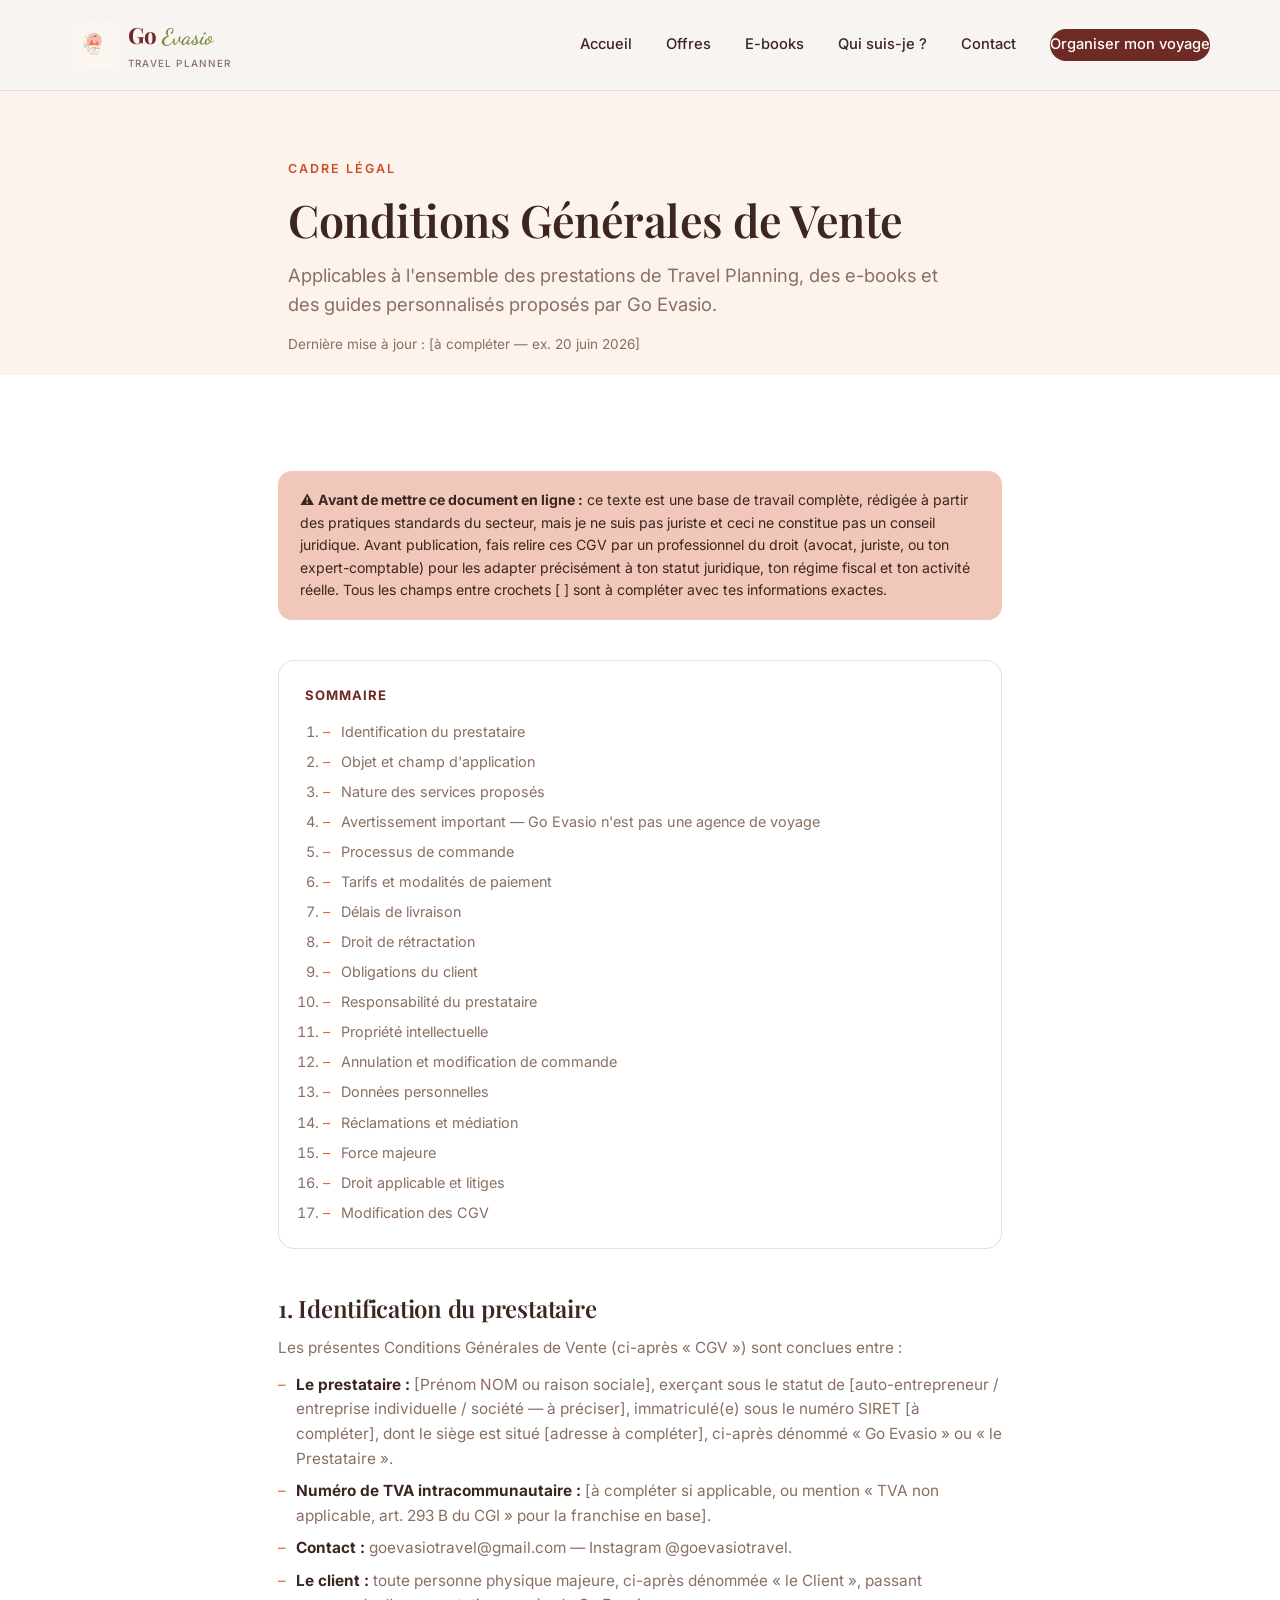
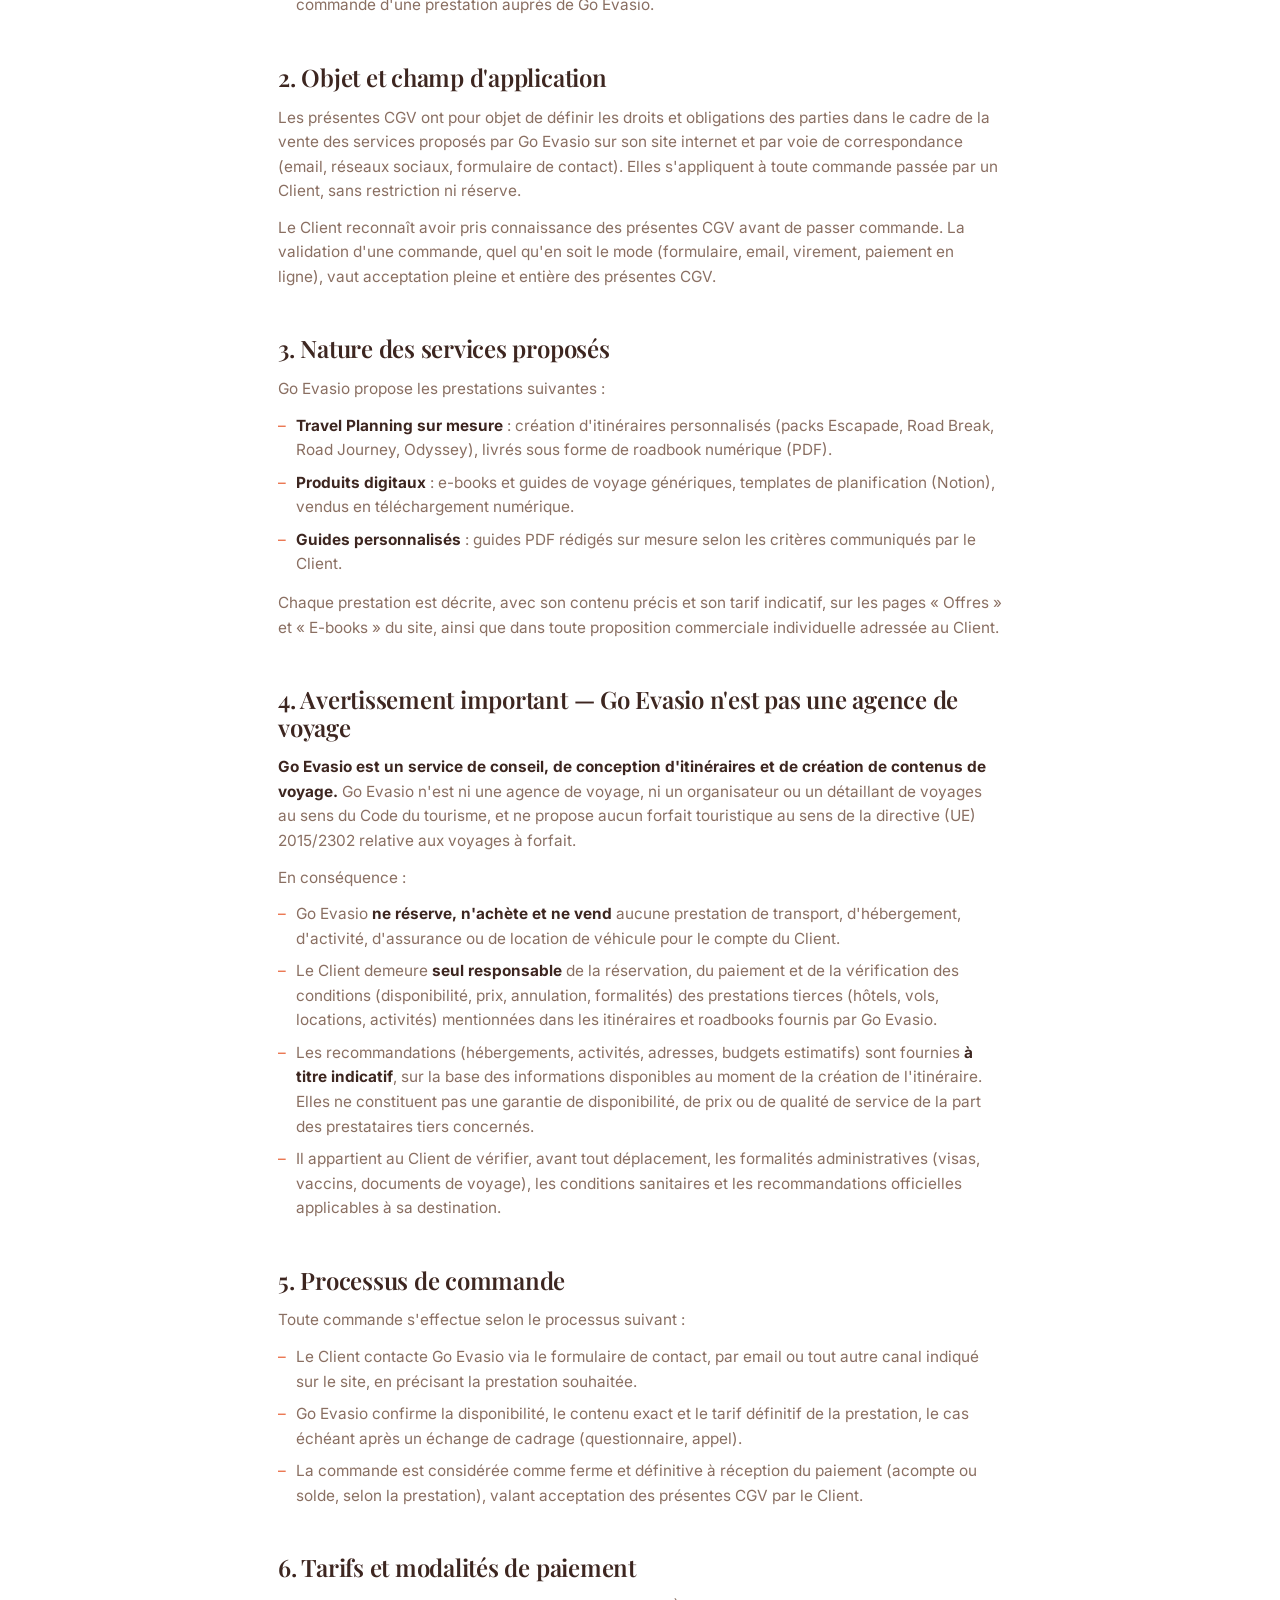
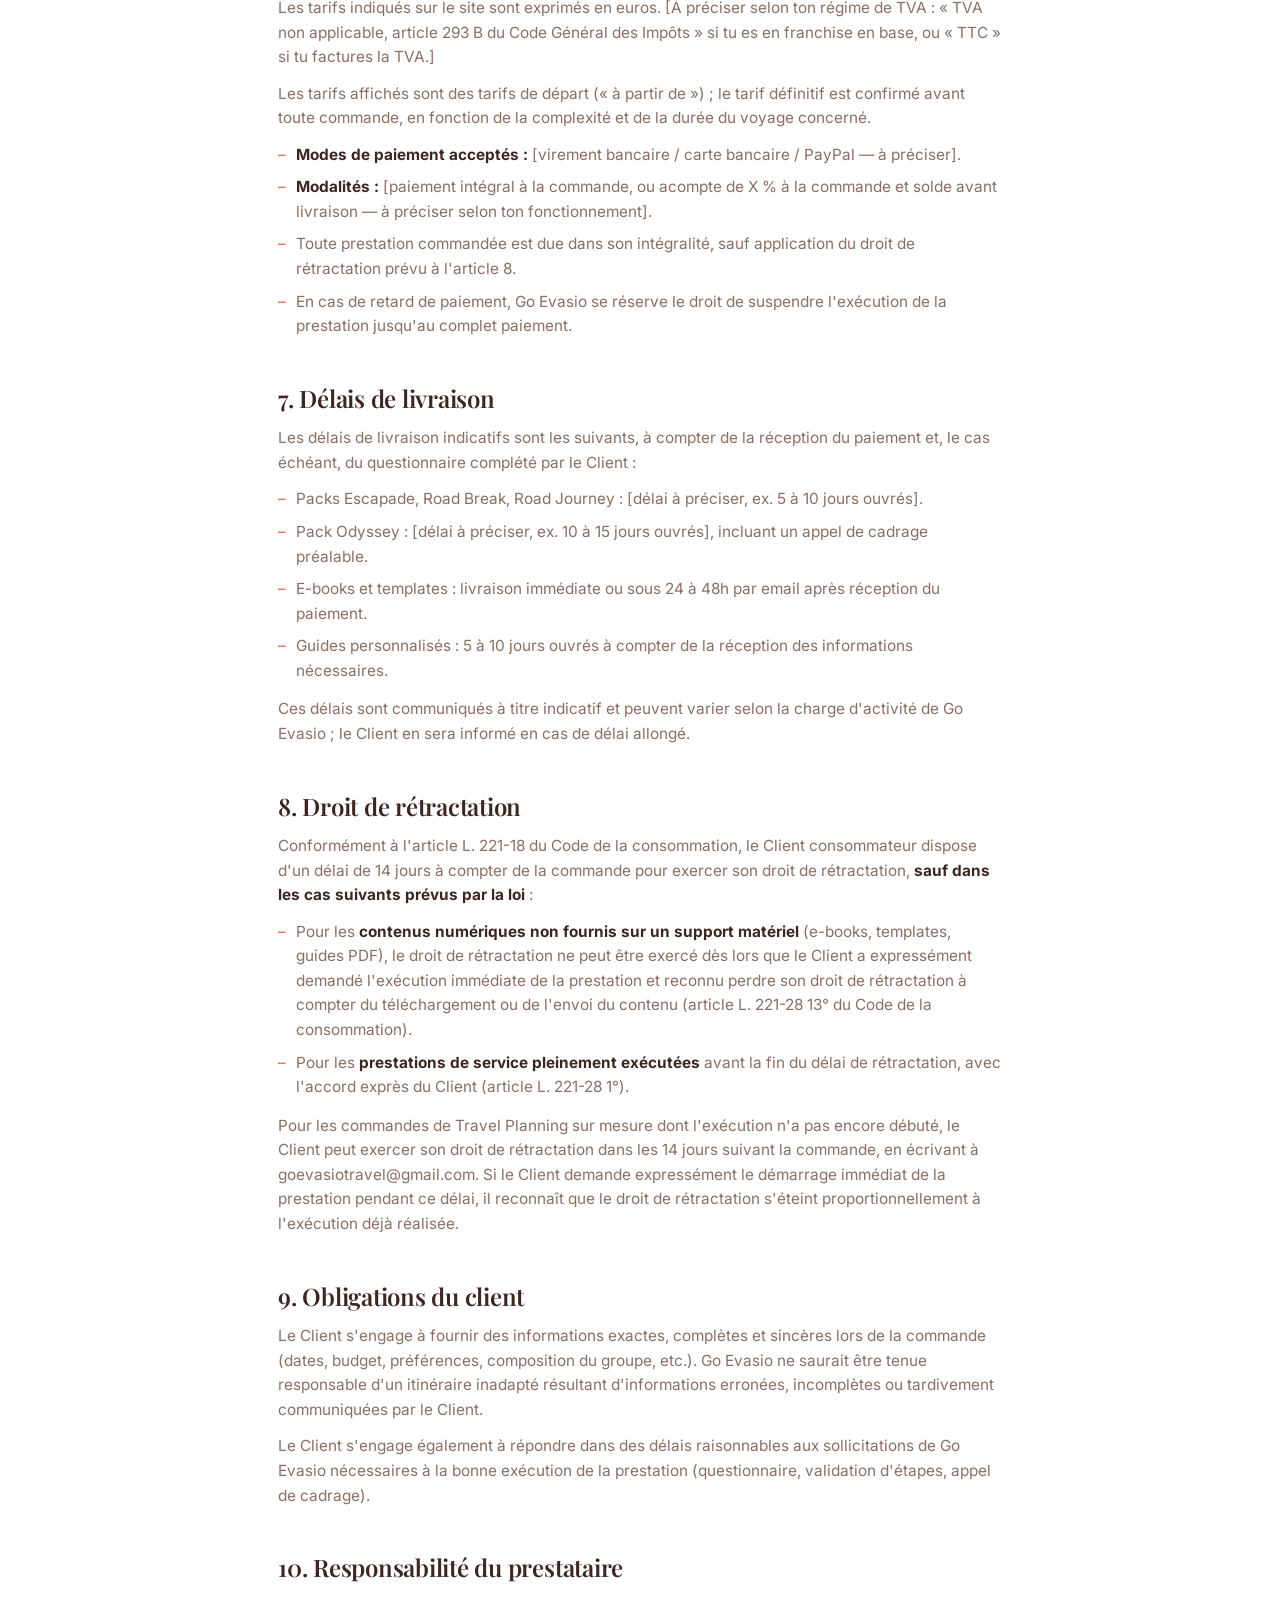
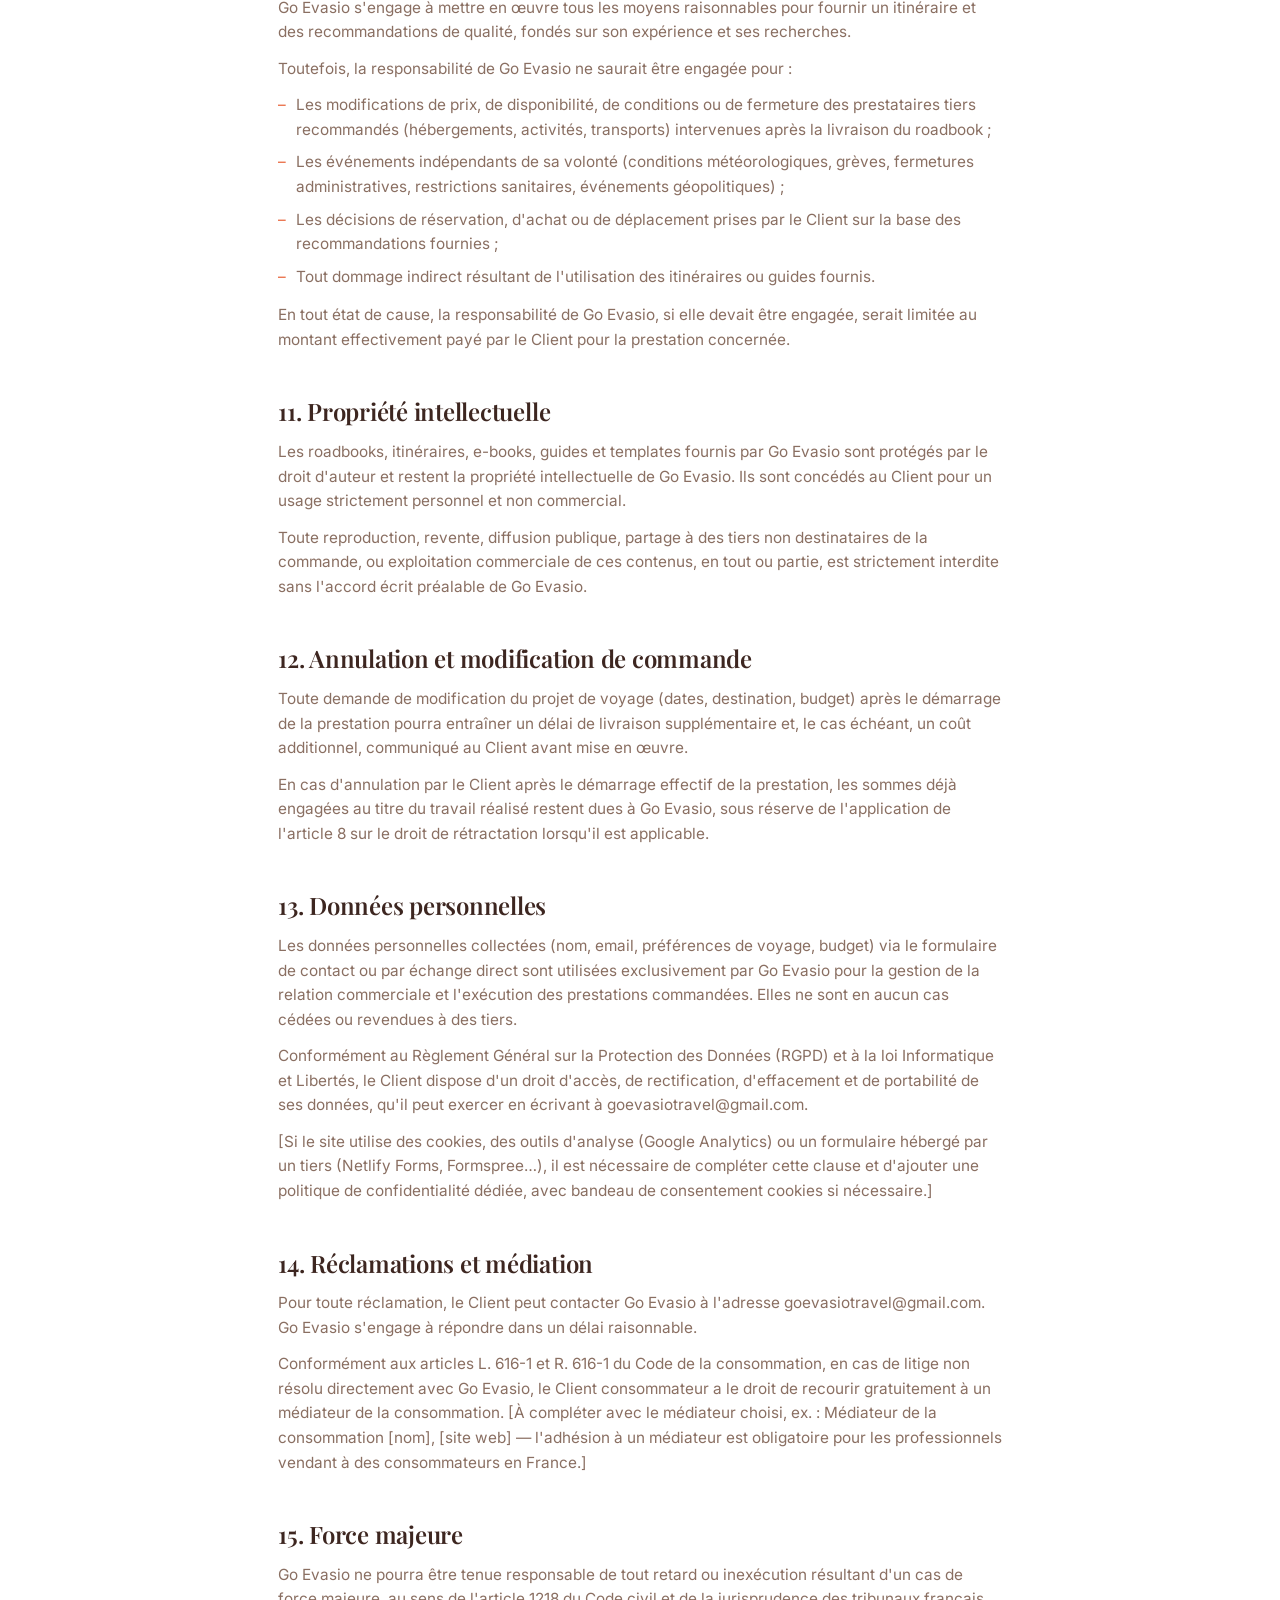
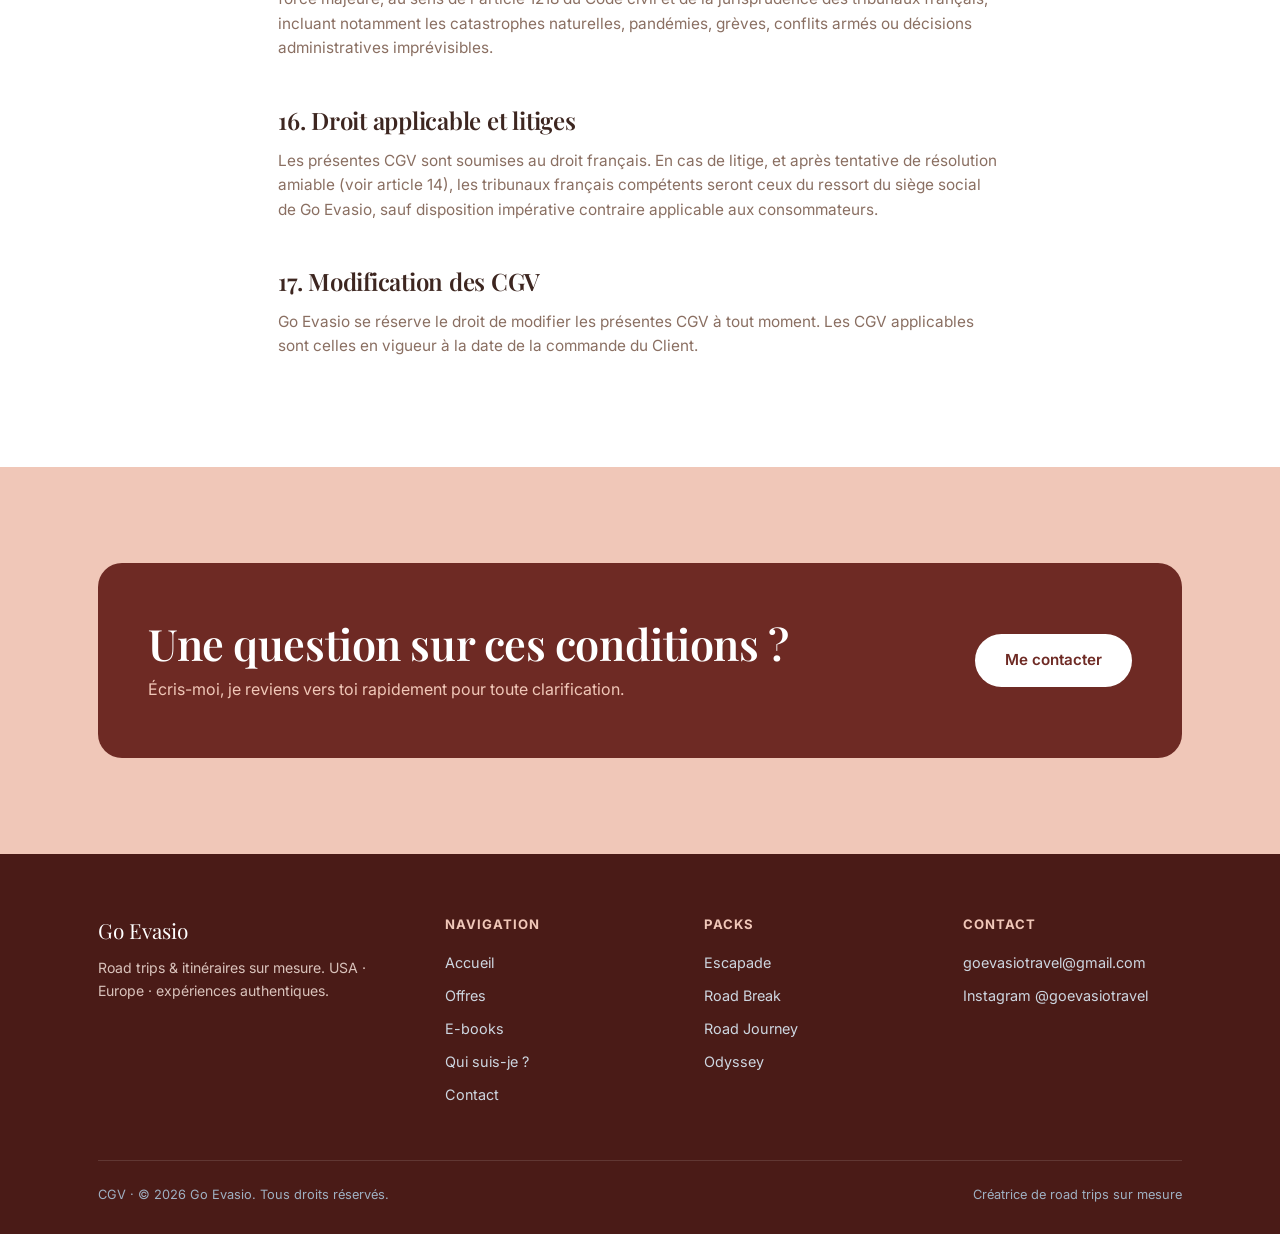
<file: cgv.html>
<!doctype html>
<html lang="fr">
<head>
<meta charset="UTF-8">
<meta name="viewport" content="width=device-width, initial-scale=1.0">
<title>Conditions Générales de Vente — Go Evasio</title>
<link rel="preconnect" href="https://fonts.googleapis.com">
<link href="https://fonts.googleapis.com/css2?family=Playfair+Display:wght@500;600;700&family=Inter:wght@400;500;600;700&family=Dancing+Script:wght@600;700&display=swap" rel="stylesheet">
<link rel="stylesheet" href="styles.css">
</head>
<body>

<header class="site-header">
  <div class="container nav-row">
    <a href="index.html" class="logo">
      <span class="mark"><img src="logo.png" alt="Go Evasio logo"></span>
      <span>Go <span class="script-accent">Evasio</span><span class="tag">Travel Planner</span></span>
    </a>
    <nav class="nav-links" id="nav-links">
      <a href="index.html">Accueil</a>
      <a href="offres.html">Offres</a>
      <a href="ebooks.html">E-books</a>
      <a href="qui-suis-je.html">Qui suis-je ?</a>
      <a href="contact.html">Contact</a>
      <a href="contact.html" class="btn-nav">Organiser mon voyage</a>
    </nav>
    <button class="burger" aria-label="Menu">
      <svg width="26" height="26" viewBox="0 0 24 24" fill="none"><path d="M3 6h18M3 12h18M3 18h18" stroke="#6E2A24" stroke-width="2" stroke-linecap="round"/></svg>
    </button>
  </div>
</header>

<section class="hero" style="padding-bottom:20px;">
  <div class="container" style="max-width:760px;">
    <span class="eyebrow">Cadre légal</span>
    <h1 style="margin:16px 0 16px; font-size:clamp(2rem,4.2vw,2.8rem);">Conditions Générales de Vente</h1>
    <p class="lede">Applicables à l'ensemble des prestations de Travel Planning, des e-books et des guides personnalisés proposés par Go Evasio.</p>
    <p style="font-size:0.85rem; color:var(--ink-soft); margin-top:14px;">Dernière mise à jour : [à compléter — ex. 20 juin 2026]</p>
  </div>
</section>

<section class="bg-white">
  <div class="container legal-doc" style="max-width:780px;">

    <div class="legal-notice">
      ⚠️ <strong>Avant de mettre ce document en ligne :</strong> ce texte est une base de travail complète, rédigée à partir des pratiques standards du secteur, mais je ne suis pas juriste et ceci ne constitue pas un conseil juridique. Avant publication, fais relire ces CGV par un professionnel du droit (avocat, juriste, ou ton expert-comptable) pour les adapter précisément à ton statut juridique, ton régime fiscal et ton activité réelle. Tous les champs entre crochets [ ] sont à compléter avec tes informations exactes.
    </div>

    <div class="legal-toc">
      <h4>Sommaire</h4>
      <ol>
        <li><a href="#art1">Identification du prestataire</a></li>
        <li><a href="#art2">Objet et champ d'application</a></li>
        <li><a href="#art3">Nature des services proposés</a></li>
        <li><a href="#art4">Avertissement important — Go Evasio n'est pas une agence de voyage</a></li>
        <li><a href="#art5">Processus de commande</a></li>
        <li><a href="#art6">Tarifs et modalités de paiement</a></li>
        <li><a href="#art7">Délais de livraison</a></li>
        <li><a href="#art8">Droit de rétractation</a></li>
        <li><a href="#art9">Obligations du client</a></li>
        <li><a href="#art10">Responsabilité du prestataire</a></li>
        <li><a href="#art11">Propriété intellectuelle</a></li>
        <li><a href="#art12">Annulation et modification de commande</a></li>
        <li><a href="#art13">Données personnelles</a></li>
        <li><a href="#art14">Réclamations et médiation</a></li>
        <li><a href="#art15">Force majeure</a></li>
        <li><a href="#art16">Droit applicable et litiges</a></li>
        <li><a href="#art17">Modification des CGV</a></li>
      </ol>
    </div>

    <h2 id="art1">1. Identification du prestataire</h2>
    <p>Les présentes Conditions Générales de Vente (ci-après « CGV ») sont conclues entre :</p>
    <ul>
      <li><strong>Le prestataire :</strong> [Prénom NOM ou raison sociale], exerçant sous le statut de [auto-entrepreneur / entreprise individuelle / société — à préciser], immatriculé(e) sous le numéro SIRET [à compléter], dont le siège est situé [adresse à compléter], ci-après dénommé « Go Evasio » ou « le Prestataire ».</li>
      <li><strong>Numéro de TVA intracommunautaire :</strong> [à compléter si applicable, ou mention « TVA non applicable, art. 293 B du CGI » pour la franchise en base].</li>
      <li><strong>Contact :</strong> <a href="mailto:goevasiotravel@gmail.com">goevasiotravel@gmail.com</a> — Instagram <a href="https://instagram.com/goevasiotravel" target="_blank" rel="noopener">@goevasiotravel</a>.</li>
      <li><strong>Le client :</strong> toute personne physique majeure, ci-après dénommée « le Client », passant commande d'une prestation auprès de Go Evasio.</li>
    </ul>

    <h2 id="art2">2. Objet et champ d'application</h2>
    <p>Les présentes CGV ont pour objet de définir les droits et obligations des parties dans le cadre de la vente des services proposés par Go Evasio sur son site internet et par voie de correspondance (email, réseaux sociaux, formulaire de contact). Elles s'appliquent à toute commande passée par un Client, sans restriction ni réserve.</p>
    <p>Le Client reconnaît avoir pris connaissance des présentes CGV avant de passer commande. La validation d'une commande, quel qu'en soit le mode (formulaire, email, virement, paiement en ligne), vaut acceptation pleine et entière des présentes CGV.</p>

    <h2 id="art3">3. Nature des services proposés</h2>
    <p>Go Evasio propose les prestations suivantes :</p>
    <ul>
      <li><strong>Travel Planning sur mesure</strong> : création d'itinéraires personnalisés (packs Escapade, Road Break, Road Journey, Odyssey), livrés sous forme de roadbook numérique (PDF).</li>
      <li><strong>Produits digitaux</strong> : e-books et guides de voyage génériques, templates de planification (Notion), vendus en téléchargement numérique.</li>
      <li><strong>Guides personnalisés</strong> : guides PDF rédigés sur mesure selon les critères communiqués par le Client.</li>
    </ul>
    <p>Chaque prestation est décrite, avec son contenu précis et son tarif indicatif, sur les pages « Offres » et « E-books » du site, ainsi que dans toute proposition commerciale individuelle adressée au Client.</p>

    <h2 id="art4">4. Avertissement important — Go Evasio n'est pas une agence de voyage</h2>
    <p><strong>Go Evasio est un service de conseil, de conception d'itinéraires et de création de contenus de voyage.</strong> Go Evasio n'est ni une agence de voyage, ni un organisateur ou un détaillant de voyages au sens du Code du tourisme, et ne propose aucun forfait touristique au sens de la directive (UE) 2015/2302 relative aux voyages à forfait.</p>
    <p>En conséquence :</p>
    <ul>
      <li>Go Evasio <strong>ne réserve, n'achète et ne vend</strong> aucune prestation de transport, d'hébergement, d'activité, d'assurance ou de location de véhicule pour le compte du Client.</li>
      <li>Le Client demeure <strong>seul responsable</strong> de la réservation, du paiement et de la vérification des conditions (disponibilité, prix, annulation, formalités) des prestations tierces (hôtels, vols, locations, activités) mentionnées dans les itinéraires et roadbooks fournis par Go Evasio.</li>
      <li>Les recommandations (hébergements, activités, adresses, budgets estimatifs) sont fournies <strong>à titre indicatif</strong>, sur la base des informations disponibles au moment de la création de l'itinéraire. Elles ne constituent pas une garantie de disponibilité, de prix ou de qualité de service de la part des prestataires tiers concernés.</li>
      <li>Il appartient au Client de vérifier, avant tout déplacement, les formalités administratives (visas, vaccins, documents de voyage), les conditions sanitaires et les recommandations officielles applicables à sa destination.</li>
    </ul>

    <h2 id="art5">5. Processus de commande</h2>
    <p>Toute commande s'effectue selon le processus suivant :</p>
    <ul>
      <li>Le Client contacte Go Evasio via le formulaire de contact, par email ou tout autre canal indiqué sur le site, en précisant la prestation souhaitée.</li>
      <li>Go Evasio confirme la disponibilité, le contenu exact et le tarif définitif de la prestation, le cas échéant après un échange de cadrage (questionnaire, appel).</li>
      <li>La commande est considérée comme ferme et définitive à réception du paiement (acompte ou solde, selon la prestation), valant acceptation des présentes CGV par le Client.</li>
    </ul>

    <h2 id="art6">6. Tarifs et modalités de paiement</h2>
    <p>Les tarifs indiqués sur le site sont exprimés en euros. [À préciser selon ton régime de TVA : « TVA non applicable, article 293 B du Code Général des Impôts » si tu es en franchise en base, ou « TTC » si tu factures la TVA.]</p>
    <p>Les tarifs affichés sont des tarifs de départ (« à partir de ») ; le tarif définitif est confirmé avant toute commande, en fonction de la complexité et de la durée du voyage concerné.</p>
    <ul>
      <li><strong>Modes de paiement acceptés :</strong> [virement bancaire / carte bancaire / PayPal — à préciser].</li>
      <li><strong>Modalités :</strong> [paiement intégral à la commande, ou acompte de X % à la commande et solde avant livraison — à préciser selon ton fonctionnement].</li>
      <li>Toute prestation commandée est due dans son intégralité, sauf application du droit de rétractation prévu à l'article 8.</li>
      <li>En cas de retard de paiement, Go Evasio se réserve le droit de suspendre l'exécution de la prestation jusqu'au complet paiement.</li>
    </ul>

    <h2 id="art7">7. Délais de livraison</h2>
    <p>Les délais de livraison indicatifs sont les suivants, à compter de la réception du paiement et, le cas échéant, du questionnaire complété par le Client :</p>
    <ul>
      <li>Packs Escapade, Road Break, Road Journey : [délai à préciser, ex. 5 à 10 jours ouvrés].</li>
      <li>Pack Odyssey : [délai à préciser, ex. 10 à 15 jours ouvrés], incluant un appel de cadrage préalable.</li>
      <li>E-books et templates : livraison immédiate ou sous 24 à 48h par email après réception du paiement.</li>
      <li>Guides personnalisés : 5 à 10 jours ouvrés à compter de la réception des informations nécessaires.</li>
    </ul>
    <p>Ces délais sont communiqués à titre indicatif et peuvent varier selon la charge d'activité de Go Evasio ; le Client en sera informé en cas de délai allongé.</p>

    <h2 id="art8">8. Droit de rétractation</h2>
    <p>Conformément à l'article L. 221-18 du Code de la consommation, le Client consommateur dispose d'un délai de 14 jours à compter de la commande pour exercer son droit de rétractation, <strong>sauf dans les cas suivants prévus par la loi</strong> :</p>
    <ul>
      <li>Pour les <strong>contenus numériques non fournis sur un support matériel</strong> (e-books, templates, guides PDF), le droit de rétractation ne peut être exercé dès lors que le Client a expressément demandé l'exécution immédiate de la prestation et reconnu perdre son droit de rétractation à compter du téléchargement ou de l'envoi du contenu (article L. 221-28 13° du Code de la consommation).</li>
      <li>Pour les <strong>prestations de service pleinement exécutées</strong> avant la fin du délai de rétractation, avec l'accord exprès du Client (article L. 221-28 1°).</li>
    </ul>
    <p>Pour les commandes de Travel Planning sur mesure dont l'exécution n'a pas encore débuté, le Client peut exercer son droit de rétractation dans les 14 jours suivant la commande, en écrivant à <a href="mailto:goevasiotravel@gmail.com">goevasiotravel@gmail.com</a>. Si le Client demande expressément le démarrage immédiat de la prestation pendant ce délai, il reconnaît que le droit de rétractation s'éteint proportionnellement à l'exécution déjà réalisée.</p>

    <h2 id="art9">9. Obligations du client</h2>
    <p>Le Client s'engage à fournir des informations exactes, complètes et sincères lors de la commande (dates, budget, préférences, composition du groupe, etc.). Go Evasio ne saurait être tenue responsable d'un itinéraire inadapté résultant d'informations erronées, incomplètes ou tardivement communiquées par le Client.</p>
    <p>Le Client s'engage également à répondre dans des délais raisonnables aux sollicitations de Go Evasio nécessaires à la bonne exécution de la prestation (questionnaire, validation d'étapes, appel de cadrage).</p>

    <h2 id="art10">10. Responsabilité du prestataire</h2>
    <p>Go Evasio s'engage à mettre en œuvre tous les moyens raisonnables pour fournir un itinéraire et des recommandations de qualité, fondés sur son expérience et ses recherches.</p>
    <p>Toutefois, la responsabilité de Go Evasio ne saurait être engagée pour :</p>
    <ul>
      <li>Les modifications de prix, de disponibilité, de conditions ou de fermeture des prestataires tiers recommandés (hébergements, activités, transports) intervenues après la livraison du roadbook ;</li>
      <li>Les événements indépendants de sa volonté (conditions météorologiques, grèves, fermetures administratives, restrictions sanitaires, événements géopolitiques) ;</li>
      <li>Les décisions de réservation, d'achat ou de déplacement prises par le Client sur la base des recommandations fournies ;</li>
      <li>Tout dommage indirect résultant de l'utilisation des itinéraires ou guides fournis.</li>
    </ul>
    <p>En tout état de cause, la responsabilité de Go Evasio, si elle devait être engagée, serait limitée au montant effectivement payé par le Client pour la prestation concernée.</p>

    <h2 id="art11">11. Propriété intellectuelle</h2>
    <p>Les roadbooks, itinéraires, e-books, guides et templates fournis par Go Evasio sont protégés par le droit d'auteur et restent la propriété intellectuelle de Go Evasio. Ils sont concédés au Client pour un usage strictement personnel et non commercial.</p>
    <p>Toute reproduction, revente, diffusion publique, partage à des tiers non destinataires de la commande, ou exploitation commerciale de ces contenus, en tout ou partie, est strictement interdite sans l'accord écrit préalable de Go Evasio.</p>

    <h2 id="art12">12. Annulation et modification de commande</h2>
    <p>Toute demande de modification du projet de voyage (dates, destination, budget) après le démarrage de la prestation pourra entraîner un délai de livraison supplémentaire et, le cas échéant, un coût additionnel, communiqué au Client avant mise en œuvre.</p>
    <p>En cas d'annulation par le Client après le démarrage effectif de la prestation, les sommes déjà engagées au titre du travail réalisé restent dues à Go Evasio, sous réserve de l'application de l'article 8 sur le droit de rétractation lorsqu'il est applicable.</p>

    <h2 id="art13">13. Données personnelles</h2>
    <p>Les données personnelles collectées (nom, email, préférences de voyage, budget) via le formulaire de contact ou par échange direct sont utilisées exclusivement par Go Evasio pour la gestion de la relation commerciale et l'exécution des prestations commandées. Elles ne sont en aucun cas cédées ou revendues à des tiers.</p>
    <p>Conformément au Règlement Général sur la Protection des Données (RGPD) et à la loi Informatique et Libertés, le Client dispose d'un droit d'accès, de rectification, d'effacement et de portabilité de ses données, qu'il peut exercer en écrivant à <a href="mailto:goevasiotravel@gmail.com">goevasiotravel@gmail.com</a>.</p>
    <p>[Si le site utilise des cookies, des outils d'analyse (Google Analytics) ou un formulaire hébergé par un tiers (Netlify Forms, Formspree…), il est nécessaire de compléter cette clause et d'ajouter une politique de confidentialité dédiée, avec bandeau de consentement cookies si nécessaire.]</p>

    <h2 id="art14">14. Réclamations et médiation</h2>
    <p>Pour toute réclamation, le Client peut contacter Go Evasio à l'adresse <a href="mailto:goevasiotravel@gmail.com">goevasiotravel@gmail.com</a>. Go Evasio s'engage à répondre dans un délai raisonnable.</p>
    <p>Conformément aux articles L. 616-1 et R. 616-1 du Code de la consommation, en cas de litige non résolu directement avec Go Evasio, le Client consommateur a le droit de recourir gratuitement à un médiateur de la consommation. [À compléter avec le médiateur choisi, ex. : Médiateur de la consommation [nom], [site web] — l'adhésion à un médiateur est obligatoire pour les professionnels vendant à des consommateurs en France.]</p>

    <h2 id="art15">15. Force majeure</h2>
    <p>Go Evasio ne pourra être tenue responsable de tout retard ou inexécution résultant d'un cas de force majeure, au sens de l'article 1218 du Code civil et de la jurisprudence des tribunaux français, incluant notamment les catastrophes naturelles, pandémies, grèves, conflits armés ou décisions administratives imprévisibles.</p>

    <h2 id="art16">16. Droit applicable et litiges</h2>
    <p>Les présentes CGV sont soumises au droit français. En cas de litige, et après tentative de résolution amiable (voir article 14), les tribunaux français compétents seront ceux du ressort du siège social de Go Evasio, sauf disposition impérative contraire applicable aux consommateurs.</p>

    <h2 id="art17">17. Modification des CGV</h2>
    <p>Go Evasio se réserve le droit de modifier les présentes CGV à tout moment. Les CGV applicables sont celles en vigueur à la date de la commande du Client.</p>

  </div>
</section>

<section class="bg-sable">
  <div class="container">
    <div class="cta-band" style="background:var(--navy);">
      <div>
        <h2>Une question sur ces conditions ?</h2>
        <p>Écris-moi, je reviens vers toi rapidement pour toute clarification.</p>
      </div>
      <a href="contact.html" class="btn btn-light">Me contacter</a>
    </div>
  </div>
</section>

<footer class="site-footer">
  <div class="container">
    <div class="footer-grid">
      <div>
        <div class="footer-logo">Go Evasio</div>
        <p style="font-size:0.88rem; color:#d9c2bb; max-width:30ch;">Road trips & itinéraires sur mesure. USA · Europe · expériences authentiques.</p>
      </div>
      <div>
        <h4>Navigation</h4>
        <ul>
          <li><a href="index.html">Accueil</a></li>
          <li><a href="offres.html">Offres</a></li>
          <li><a href="ebooks.html">E-books</a></li>
          <li><a href="qui-suis-je.html">Qui suis-je ?</a></li>
          <li><a href="contact.html">Contact</a></li>
        </ul>
      </div>
      <div>
        <h4>Packs</h4>
        <ul>
          <li><a href="offres.html#escapade">Escapade</a></li>
          <li><a href="offres.html#road-break">Road Break</a></li>
          <li><a href="offres.html#road-journey">Road Journey</a></li>
          <li><a href="offres.html#odyssey">Odyssey</a></li>
        </ul>
      </div>
      <div>
        <h4>Contact</h4>
        <ul>
          <li><a href="mailto:goevasiotravel@gmail.com">goevasiotravel@gmail.com</a></li>
          <li><a href="https://instagram.com/goevasiotravel" target="_blank" rel="noopener">Instagram @goevasiotravel</a></li>
        </ul>
      </div>
    </div>
    <div class="footer-bottom">
      <span><a href="cgv.html" style="color:#9fb0c2;">CGV</a> · © 2026 Go Evasio. Tous droits réservés.</span>
      <span>Créatrice de road trips sur mesure</span>
    </div>
  </div>
</footer>

<script src="app.js"></script>
</body>
</html>
</file>
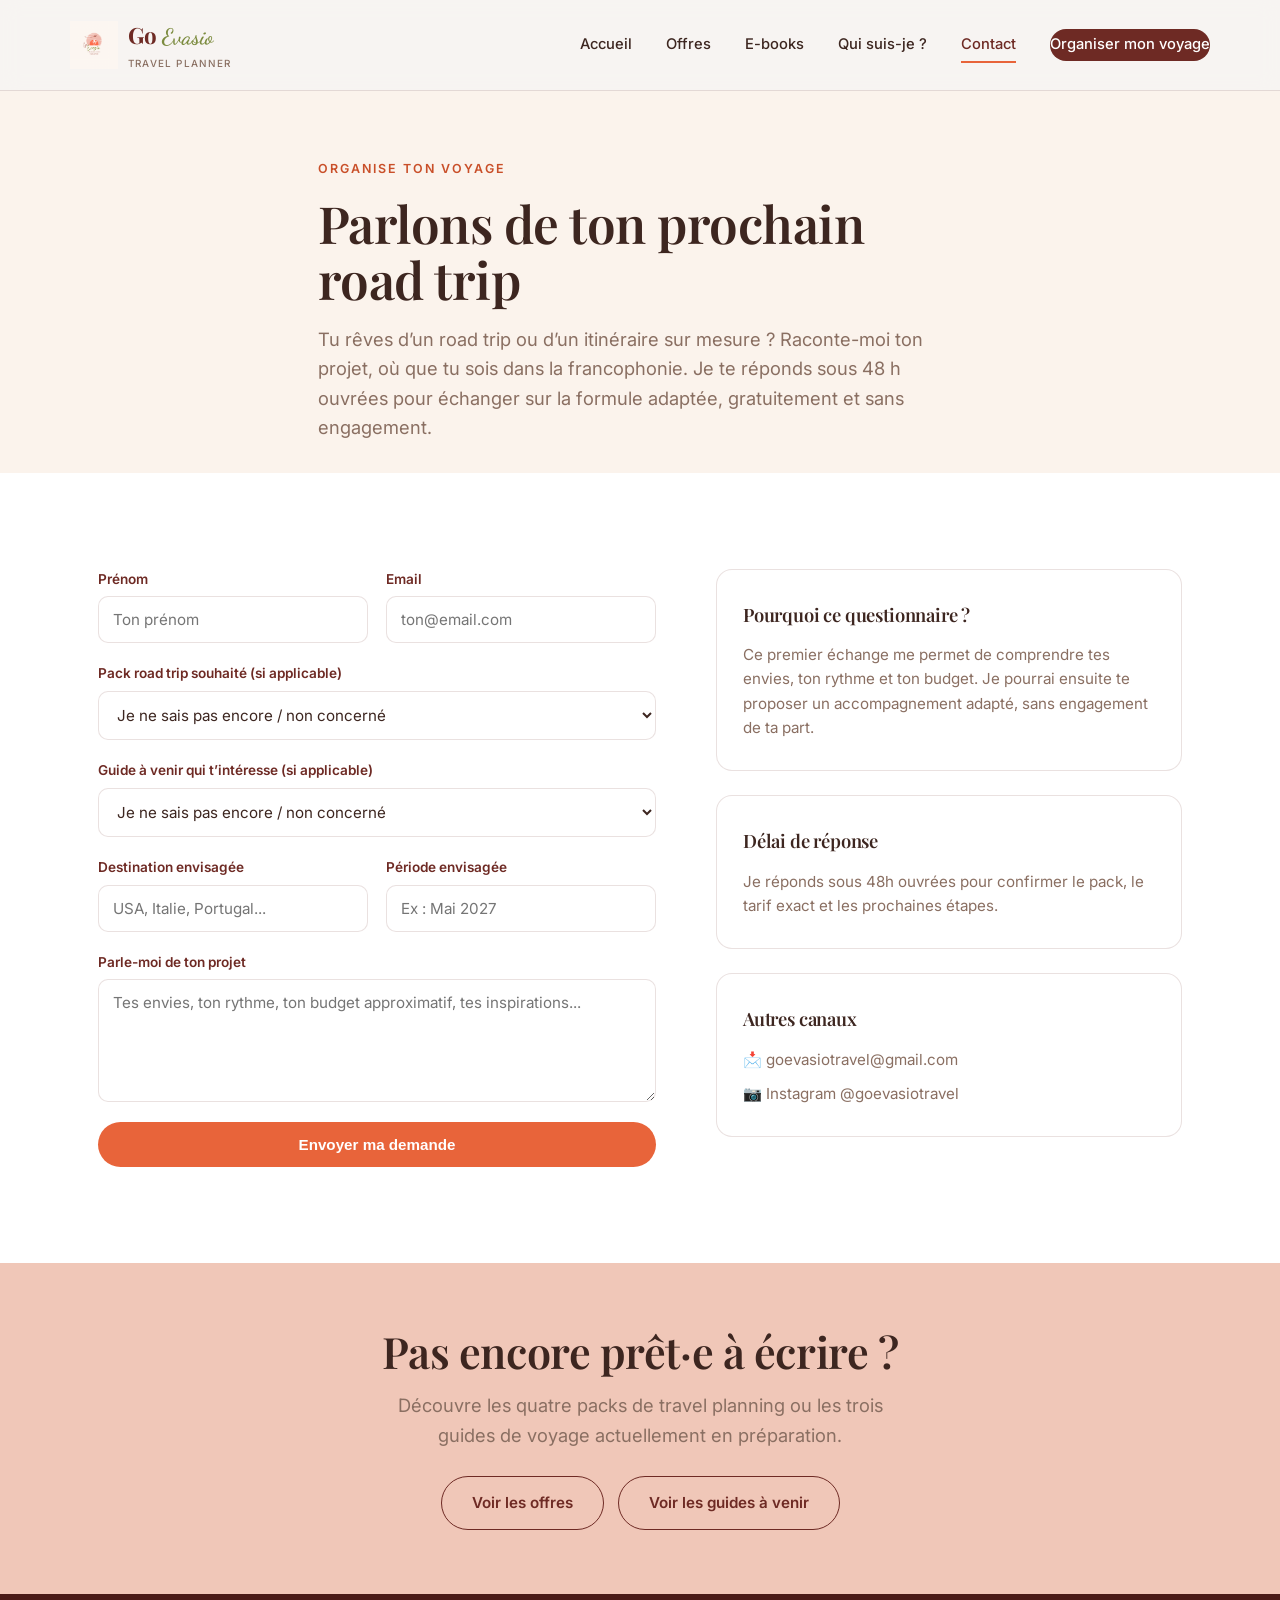
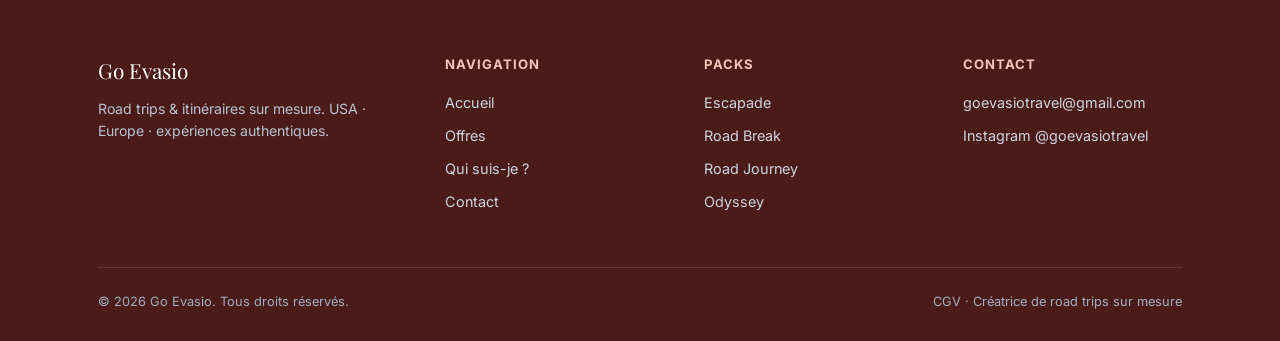
<file: contact 2.html>
<!doctype html>
<html lang="fr">
<head>
<meta charset="UTF-8">
<meta name="viewport" content="width=device-width, initial-scale=1.0">
<title>Contact Travel Planner | Ton voyage sur mesure – Go Evasio</title>
<meta name="description" content="Contacte Go Evasio Travel pour préparer ton road trip ou ton itinéraire sur mesure. Échange gratuit et sans engagement, où que tu sois dans la francophonie.">
<meta name="robots" content="index, follow">
<link rel="canonical" href="https://www.goevasiotravel.com/contact.html">
<meta property="og:type" content="website">
<meta property="og:locale" content="fr_FR">
<meta property="og:title" content="Contacte Go Evasio Travel | Ton voyage sur mesure">
<meta property="og:description" content="Parle-moi de ton projet de voyage et découvre l'accompagnement adapté à tes envies. Premier échange gratuit et sans engagement.">
<meta property="og:url" content="https://www.goevasiotravel.com/contact.html">
<link rel="preconnect" href="https://fonts.googleapis.com">
<link href="https://fonts.googleapis.com/css2?family=Playfair+Display:wght@500;600;700&family=Inter:wght@400;500;600;700&family=Dancing+Script:wght@600;700&display=swap" rel="stylesheet">
<link rel="stylesheet" href="styles.css">
</head>
<body>

<header class="site-header">
  <div class="container nav-row">
    <a href="index.html" class="logo">
      <span class="mark"><img src="logo.png" alt="Go Evasio logo"></span>
      <span>Go <span class="script-accent">Evasio</span><span class="tag">Travel Planner</span></span>
    </a>
    <nav class="nav-links" id="nav-links">
      <a href="index.html">Accueil</a>
      <a href="offres.html">Offres</a>
      <a href="ebooks.html">E-books</a>
      <a href="qui-suis-je.html">Qui suis-je ?</a>
      <a href="contact.html" class="active">Contact</a>
      <a href="contact.html" class="btn-nav">Organiser mon voyage</a>
    </nav>
    <button class="burger" aria-label="Menu">
      <svg width="26" height="26" viewBox="0 0 24 24" fill="none"><path d="M3 6h18M3 12h18M3 18h18" stroke="#6E2A24" stroke-width="2" stroke-linecap="round"/></svg>
    </button>
  </div>
</header>

<section class="hero" style="padding-bottom:30px;">
  <div class="container" style="max-width:700px;">
    <span class="eyebrow">Organise ton voyage</span>
    <h1 style="margin:16px 0 18px; font-size:clamp(2.1rem,4.4vw,3.2rem);">Parlons de ton prochain road trip</h1>
    <p class="lede">Tu rêves d’un road trip ou d’un itinéraire sur mesure ? Raconte-moi ton projet, où que tu sois dans la francophonie. Je te réponds sous 48 h ouvrées pour échanger sur la formule adaptée, gratuitement et sans engagement.</p>
  </div>
</section>

<section class="bg-white">
  <div class="container">
    <div class="grid-2" style="align-items:start; gap:60px;">
      <form id="contact-form" name="demande-voyage" method="POST" action="/contact.html" data-netlify="true" netlify-honeypot="bot-field">
        <input type="hidden" name="form-name" value="demande-voyage">
        <p style="display:none;"><label>Ne pas remplir : <input name="bot-field"></label></p>
        <div class="field-row">
          <div class="field">
            <label for="prenom">Prénom</label>
            <input type="text" id="prenom" name="prenom" placeholder="Ton prénom" required>
          </div>
          <div class="field">
            <label for="email">Email</label>
            <input type="email" id="email" name="email" placeholder="ton@email.com" required>
          </div>
        </div>

        <div class="field">
          <label for="pack">Pack road trip souhaité (si applicable)</label>
          <select id="pack" name="pack">
            <option value="">Je ne sais pas encore / non concerné</option>
            <option value="escapade">🌿 Escapade — 2 à 3 nuits — dès 59€</option>
            <option value="road-break">🌅 Road Break — 4 à 5 nuits — dès 129€</option>
            <option value="road-journey">🧭 Road Journey — 6 à 7 nuits — dès 199€</option>
            <option value="odyssey">🌎 Odyssey — 8 à 15+ nuits — dès 399€</option>
          </select>
        </div>

        <div class="field">
          <label for="produit">Guide à venir qui t’intéresse (si applicable)</label>
          <select id="produit" name="produit">
            <option value="">Je ne sais pas encore / non concerné</option>
            <option value="new-york">New York, à ton rythme — en préparation</option>
            <option value="jordanie">Jordanie — L’aventure en road trip — en préparation</option>
            <option value="southern-usa">Southern USA — Road Trip Pop Culture — en préparation</option>
          </select>
        </div>

        <div class="field-row">
          <div class="field">
            <label for="destination">Destination envisagée</label>
            <input type="text" id="destination" name="destination" placeholder="USA, Italie, Portugal...">
          </div>
          <div class="field">
            <label for="dates">Période envisagée</label>
            <input type="text" id="dates" name="dates" placeholder="Ex : Mai 2027">
          </div>
        </div>

        <div class="field">
          <label for="message">Parle-moi de ton projet</label>
          <textarea id="message" name="message" rows="5" placeholder="Tes envies, ton rythme, ton budget approximatif, tes inspirations..."></textarea>
        </div>

        <button type="submit" class="btn btn-primary" style="width:100%; justify-content:center;">Envoyer ma demande</button>
      </form>
      <div id="form-confirm" role="status" aria-live="polite" tabindex="-1" style="display:none; padding:30px; background:#eef6ef; border:1px solid #b7d9be; border-radius:14px; color:#245b35; text-align:center; line-height:1.7;">
        <div style="font-size:38px; margin-bottom:12px;">✓</div>
        <h2 style="margin-bottom:12px;">Ta demande a bien été envoyée !</h2>
        <p>Merci pour ta confiance ! 🌍</p>
        <p>Je reviendrai vers toi sous 48h ouvrées pour discuter de ton projet de voyage.</p>
        <p>À très vite, <strong>Go Evasio Travel</strong></p>
      </div>

      <div>
        <div class="pillar-card" style="margin-bottom:24px;">
          <h3 style="margin-bottom:14px;">Pourquoi ce questionnaire ?</h3>
          <p style="color:var(--ink-soft); font-size:0.95rem;">Ce premier échange me permet de comprendre tes envies, ton rythme et ton budget. Je pourrai ensuite te proposer un accompagnement adapté, sans engagement de ta part.</p>
        </div>
        <div class="pillar-card" style="margin-bottom:24px;">
          <h3 style="margin-bottom:14px;">Délai de réponse</h3>
          <p style="color:var(--ink-soft); font-size:0.95rem;">Je réponds sous 48h ouvrées pour confirmer le pack, le tarif exact et les prochaines étapes.</p>
        </div>
        <div class="pillar-card">
          <h3 style="margin-bottom:14px;">Autres canaux</h3>
          <p style="color:var(--ink-soft); font-size:0.95rem; margin-bottom:10px;">📩 <a href="mailto:goevasiotravel@gmail.com">goevasiotravel@gmail.com</a></p>
          <p style="color:var(--ink-soft); font-size:0.95rem;">📷 <a href="https://instagram.com/goevasiotravel" target="_blank" rel="noopener">Instagram @goevasiotravel</a></p>
        </div>
      </div>
    </div>
  </div>
</section>

<section class="bg-sable section-tight">
  <div class="container center" style="max-width:600px;">
    <h2 style="margin-bottom:14px;">Pas encore prêt·e à écrire ?</h2>
    <p class="lede center" style="margin:0 auto 26px;">Découvre les quatre packs de travel planning ou les trois guides de voyage actuellement en préparation.</p>
    <div style="display:flex; gap:14px; justify-content:center; flex-wrap:wrap;">
      <a href="offres.html" class="btn btn-ghost">Voir les offres</a>
      <a href="ebooks.html" class="btn btn-ghost">Voir les guides à venir</a>
    </div>
  </div>
</section>

<footer class="site-footer">
  <div class="container">
    <div class="footer-grid">
      <div>
        <div class="footer-logo">Go Evasio</div>
        <p style="font-size:0.88rem; color:#b8c4d1; max-width:30ch;">Road trips & itinéraires sur mesure. USA · Europe · expériences authentiques.</p>
      </div>
      <div>
        <h4>Navigation</h4>
        <ul>
          <li><a href="index.html">Accueil</a></li>
          <li><a href="offres.html">Offres</a></li>
          <li><a href="qui-suis-je.html">Qui suis-je ?</a></li>
          <li><a href="contact.html">Contact</a></li>
        </ul>
      </div>
      <div>
        <h4>Packs</h4>
        <ul>
          <li><a href="offres.html#escapade">Escapade</a></li>
          <li><a href="offres.html#road-break">Road Break</a></li>
          <li><a href="offres.html#road-journey">Road Journey</a></li>
          <li><a href="offres.html#odyssey">Odyssey</a></li>
        </ul>
      </div>
      <div>
        <h4>Contact</h4>
        <ul>
          <li><a href="mailto:goevasiotravel@gmail.com">goevasiotravel@gmail.com</a></li>
          <li><a href="https://instagram.com/goevasiotravel" target="_blank" rel="noopener">Instagram @goevasiotravel</a></li>
        </ul>
      </div>
    </div>
    <div class="footer-bottom">
      <span>© 2026 Go Evasio. Tous droits réservés.</span>
      <span><a href="cgv.html" style="color:#9fb0c2;">CGV</a> · Créatrice de road trips sur mesure</span>
    </div>
  </div>
</footer>

<script src="app.js"></script>
<script>
  var params = new URLSearchParams(window.location.search);
  var pack = params.get('pack');
  if (pack) {
    var select = document.getElementById('pack');
    if (select) select.value = pack;
  }
  var produit = params.get('produit');
  if (produit) {
    var selectProduit = document.getElementById('produit');
    if (selectProduit) selectProduit.value = produit;
  }

</script>
<script>
document.addEventListener('DOMContentLoaded', function () {
  const form = document.getElementById('contact-form');
  const confirmation = document.getElementById('form-confirm');
  if (!form || !confirmation) return;

  form.addEventListener('submit', async function (event) {
    event.preventDefault();
    const button = form.querySelector('button[type="submit"]');
    if (button.disabled) return;
    button.disabled = true;
    button.textContent = 'Envoi en cours...';

    try {
      const response = await fetch('/contact.html', {
        method: 'POST',
        headers: { 'Content-Type': 'application/x-www-form-urlencoded' },
        body: new URLSearchParams(new FormData(form)).toString()
      });
      if (!response.ok) throw new Error('Erreur HTTP ' + response.status);

      form.reset();
      form.style.display = 'none';
      confirmation.style.display = 'block';
      confirmation.focus();
    } catch (error) {
      console.error('Erreur envoi formulaire :', error);
      alert("La demande n'a pas pu être confirmée. Vérifie ta connexion et réessaie, ou écris à goevasiotravel@gmail.com.");
      button.disabled = false;
      button.textContent = 'Envoyer ma demande';
    }
  });
});
</script>
</body>
</html>
</file>
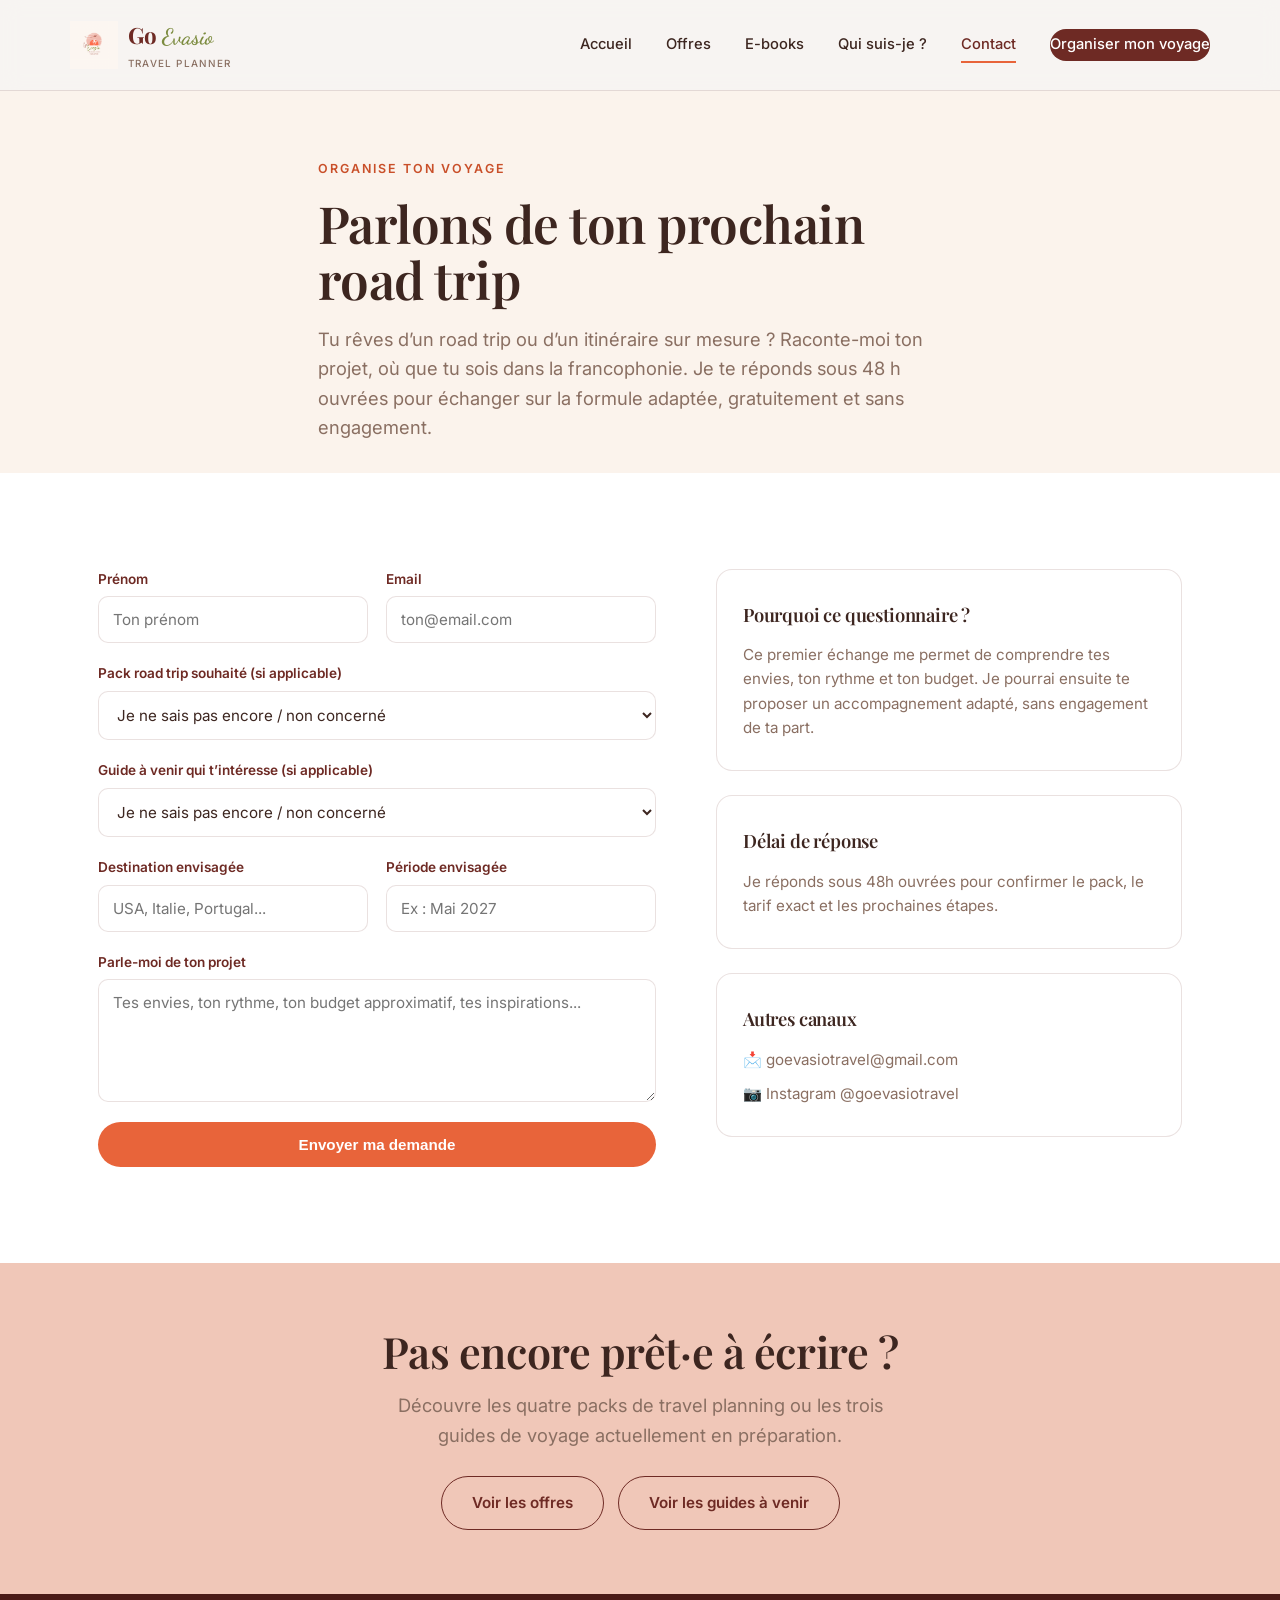
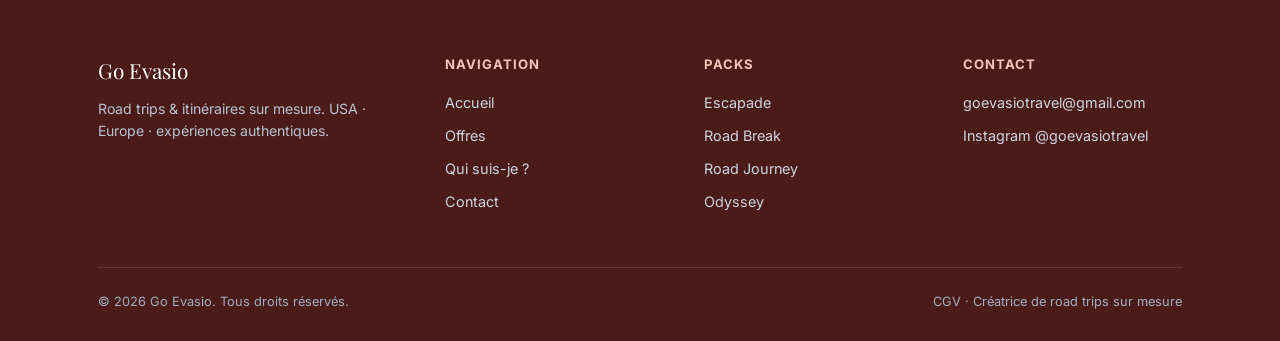
<file: contact.html>
<!doctype html>
<html lang="fr">
<head>
<meta charset="UTF-8">
<meta name="viewport" content="width=device-width, initial-scale=1.0">
<title>Contact Travel Planner | Ton voyage sur mesure – Go Evasio</title>
<meta name="description" content="Contacte Go Evasio Travel pour préparer ton road trip ou ton itinéraire sur mesure. Échange gratuit et sans engagement, où que tu sois dans la francophonie.">
<meta name="robots" content="index, follow">
<link rel="canonical" href="https://www.goevasiotravel.com/contact.html">
<meta property="og:type" content="website">
<meta property="og:locale" content="fr_FR">
<meta property="og:title" content="Contacte Go Evasio Travel | Ton voyage sur mesure">
<meta property="og:description" content="Parle-moi de ton projet de voyage et découvre l'accompagnement adapté à tes envies. Premier échange gratuit et sans engagement.">
<meta property="og:url" content="https://www.goevasiotravel.com/contact.html">
<link rel="preconnect" href="https://fonts.googleapis.com">
<link href="https://fonts.googleapis.com/css2?family=Playfair+Display:wght@500;600;700&family=Inter:wght@400;500;600;700&family=Dancing+Script:wght@600;700&display=swap" rel="stylesheet">
<link rel="stylesheet" href="styles.css">
</head>
<body>

<header class="site-header">
  <div class="container nav-row">
    <a href="index.html" class="logo">
      <span class="mark"><img src="logo.png" alt="Go Evasio logo"></span>
      <span>Go <span class="script-accent">Evasio</span><span class="tag">Travel Planner</span></span>
    </a>
    <nav class="nav-links" id="nav-links">
      <a href="index.html">Accueil</a>
      <a href="offres.html">Offres</a>
      <a href="ebooks.html">E-books</a>
      <a href="qui-suis-je.html">Qui suis-je ?</a>
      <a href="contact.html" class="active">Contact</a>
      <a href="contact.html" class="btn-nav">Organiser mon voyage</a>
    </nav>
    <button class="burger" aria-label="Menu">
      <svg width="26" height="26" viewBox="0 0 24 24" fill="none"><path d="M3 6h18M3 12h18M3 18h18" stroke="#6E2A24" stroke-width="2" stroke-linecap="round"/></svg>
    </button>
  </div>
</header>

<section class="hero" style="padding-bottom:30px;">
  <div class="container" style="max-width:700px;">
    <span class="eyebrow">Organise ton voyage</span>
    <h1 style="margin:16px 0 18px; font-size:clamp(2.1rem,4.4vw,3.2rem);">Parlons de ton prochain road trip</h1>
    <p class="lede">Tu rêves d’un road trip ou d’un itinéraire sur mesure ? Raconte-moi ton projet, où que tu sois dans la francophonie. Je te réponds sous 48 h ouvrées pour échanger sur la formule adaptée, gratuitement et sans engagement.</p>
  </div>
</section>

<section class="bg-white">
  <div class="container">
    <div class="grid-2" style="align-items:start; gap:60px;">
      <form id="contact-form" name="demande-voyage" method="POST" action="/contact.html" data-netlify="true" netlify-honeypot="bot-field">
        <input type="hidden" name="form-name" value="demande-voyage">
        <p style="display:none;"><label>Ne pas remplir : <input name="bot-field"></label></p>
        <div class="field-row">
          <div class="field">
            <label for="prenom">Prénom</label>
            <input type="text" id="prenom" name="prenom" placeholder="Ton prénom" required>
          </div>
          <div class="field">
            <label for="email">Email</label>
            <input type="email" id="email" name="email" placeholder="ton@email.com" required>
          </div>
        </div>

        <div class="field">
          <label for="pack">Pack road trip souhaité (si applicable)</label>
          <select id="pack" name="pack">
            <option value="">Je ne sais pas encore / non concerné</option>
            <option value="escapade">🌿 Escapade — 2 à 3 nuits — dès 59€</option>
            <option value="road-break">🌅 Road Break — 4 à 5 nuits — dès 129€</option>
            <option value="road-journey">🧭 Road Journey — 6 à 7 nuits — dès 199€</option>
            <option value="odyssey">🌎 Odyssey — 8 à 15+ nuits — dès 399€</option>
          </select>
        </div>

        <div class="field">
          <label for="produit">Guide à venir qui t’intéresse (si applicable)</label>
          <select id="produit" name="produit">
            <option value="">Je ne sais pas encore / non concerné</option>
            <option value="new-york">New York, à ton rythme — en préparation</option>
            <option value="jordanie">Jordanie — L’aventure en road trip — en préparation</option>
            <option value="southern-usa">Southern USA — Road Trip Pop Culture — en préparation</option>
          </select>
        </div>

        <div class="field-row">
          <div class="field">
            <label for="destination">Destination envisagée</label>
            <input type="text" id="destination" name="destination" placeholder="USA, Italie, Portugal...">
          </div>
          <div class="field">
            <label for="dates">Période envisagée</label>
            <input type="text" id="dates" name="dates" placeholder="Ex : Mai 2027">
          </div>
        </div>

        <div class="field">
          <label for="message">Parle-moi de ton projet</label>
          <textarea id="message" name="message" rows="5" placeholder="Tes envies, ton rythme, ton budget approximatif, tes inspirations..."></textarea>
        </div>

        <button type="submit" class="btn btn-primary" style="width:100%; justify-content:center;">Envoyer ma demande</button>
      </form>
      <div id="form-confirm" role="status" aria-live="polite" tabindex="-1" style="display:none; padding:30px; background:#eef6ef; border:1px solid #b7d9be; border-radius:14px; color:#245b35; text-align:center; line-height:1.7;">
        <div style="font-size:38px; margin-bottom:12px;">✓</div>
        <h2 style="margin-bottom:12px;">Ta demande a bien été envoyée !</h2>
        <p>Merci pour ta confiance ! 🌍</p>
        <p>Je reviendrai vers toi sous 48h ouvrées pour discuter de ton projet de voyage.</p>
        <p>À très vite, <strong>Go Evasio Travel</strong></p>
      </div>

      <div>
        <div class="pillar-card" style="margin-bottom:24px;">
          <h3 style="margin-bottom:14px;">Pourquoi ce questionnaire ?</h3>
          <p style="color:var(--ink-soft); font-size:0.95rem;">Ce premier échange me permet de comprendre tes envies, ton rythme et ton budget. Je pourrai ensuite te proposer un accompagnement adapté, sans engagement de ta part.</p>
        </div>
        <div class="pillar-card" style="margin-bottom:24px;">
          <h3 style="margin-bottom:14px;">Délai de réponse</h3>
          <p style="color:var(--ink-soft); font-size:0.95rem;">Je réponds sous 48h ouvrées pour confirmer le pack, le tarif exact et les prochaines étapes.</p>
        </div>
        <div class="pillar-card">
          <h3 style="margin-bottom:14px;">Autres canaux</h3>
          <p style="color:var(--ink-soft); font-size:0.95rem; margin-bottom:10px;">📩 <a href="mailto:goevasiotravel@gmail.com">goevasiotravel@gmail.com</a></p>
          <p style="color:var(--ink-soft); font-size:0.95rem;">📷 <a href="https://instagram.com/goevasiotravel" target="_blank" rel="noopener">Instagram @goevasiotravel</a></p>
        </div>
      </div>
    </div>
  </div>
</section>

<section class="bg-sable section-tight">
  <div class="container center" style="max-width:600px;">
    <h2 style="margin-bottom:14px;">Pas encore prêt·e à écrire ?</h2>
    <p class="lede center" style="margin:0 auto 26px;">Découvre les quatre packs de travel planning ou les trois guides de voyage actuellement en préparation.</p>
    <div style="display:flex; gap:14px; justify-content:center; flex-wrap:wrap;">
      <a href="offres.html" class="btn btn-ghost">Voir les offres</a>
      <a href="ebooks.html" class="btn btn-ghost">Voir les guides à venir</a>
    </div>
  </div>
</section>

<footer class="site-footer">
  <div class="container">
    <div class="footer-grid">
      <div>
        <div class="footer-logo">Go Evasio</div>
        <p style="font-size:0.88rem; color:#b8c4d1; max-width:30ch;">Road trips & itinéraires sur mesure. USA · Europe · expériences authentiques.</p>
      </div>
      <div>
        <h4>Navigation</h4>
        <ul>
          <li><a href="index.html">Accueil</a></li>
          <li><a href="offres.html">Offres</a></li>
          <li><a href="qui-suis-je.html">Qui suis-je ?</a></li>
          <li><a href="contact.html">Contact</a></li>
        </ul>
      </div>
      <div>
        <h4>Packs</h4>
        <ul>
          <li><a href="offres.html#escapade">Escapade</a></li>
          <li><a href="offres.html#road-break">Road Break</a></li>
          <li><a href="offres.html#road-journey">Road Journey</a></li>
          <li><a href="offres.html#odyssey">Odyssey</a></li>
        </ul>
      </div>
      <div>
        <h4>Contact</h4>
        <ul>
          <li><a href="mailto:goevasiotravel@gmail.com">goevasiotravel@gmail.com</a></li>
          <li><a href="https://instagram.com/goevasiotravel" target="_blank" rel="noopener">Instagram @goevasiotravel</a></li>
        </ul>
      </div>
    </div>
    <div class="footer-bottom">
      <span>© 2026 Go Evasio. Tous droits réservés.</span>
      <span><a href="cgv.html" style="color:#9fb0c2;">CGV</a> · Créatrice de road trips sur mesure</span>
    </div>
  </div>
</footer>

<script src="app.js"></script>
<script>
  var params = new URLSearchParams(window.location.search);
  var pack = params.get('pack');
  if (pack) {
    var select = document.getElementById('pack');
    if (select) select.value = pack;
  }
  var produit = params.get('produit');
  if (produit) {
    var selectProduit = document.getElementById('produit');
    if (selectProduit) selectProduit.value = produit;
  }

</script>
<script>
document.addEventListener('DOMContentLoaded', function () {
  const form = document.getElementById('contact-form');
  const confirmation = document.getElementById('form-confirm');
  if (!form || !confirmation) return;

  form.addEventListener('submit', async function (event) {
    event.preventDefault();
    const button = form.querySelector('button[type="submit"]');
    if (button.disabled) return;
    button.disabled = true;
    button.textContent = 'Envoi en cours...';

    try {
      const response = await fetch('/contact.html', {
        method: 'POST',
        headers: { 'Content-Type': 'application/x-www-form-urlencoded' },
        body: new URLSearchParams(new FormData(form)).toString()
      });
      if (!response.ok) throw new Error('Erreur HTTP ' + response.status);

      form.reset();
      form.style.display = 'none';
      confirmation.style.display = 'block';
      confirmation.focus();
    } catch (error) {
      console.error('Erreur envoi formulaire :', error);
      alert("La demande n'a pas pu être confirmée. Vérifie ta connexion et réessaie, ou écris à goevasiotravel@gmail.com.");
      button.disabled = false;
      button.textContent = 'Envoyer ma demande';
    }
  });
});
</script>
</body>
</html>
</file>
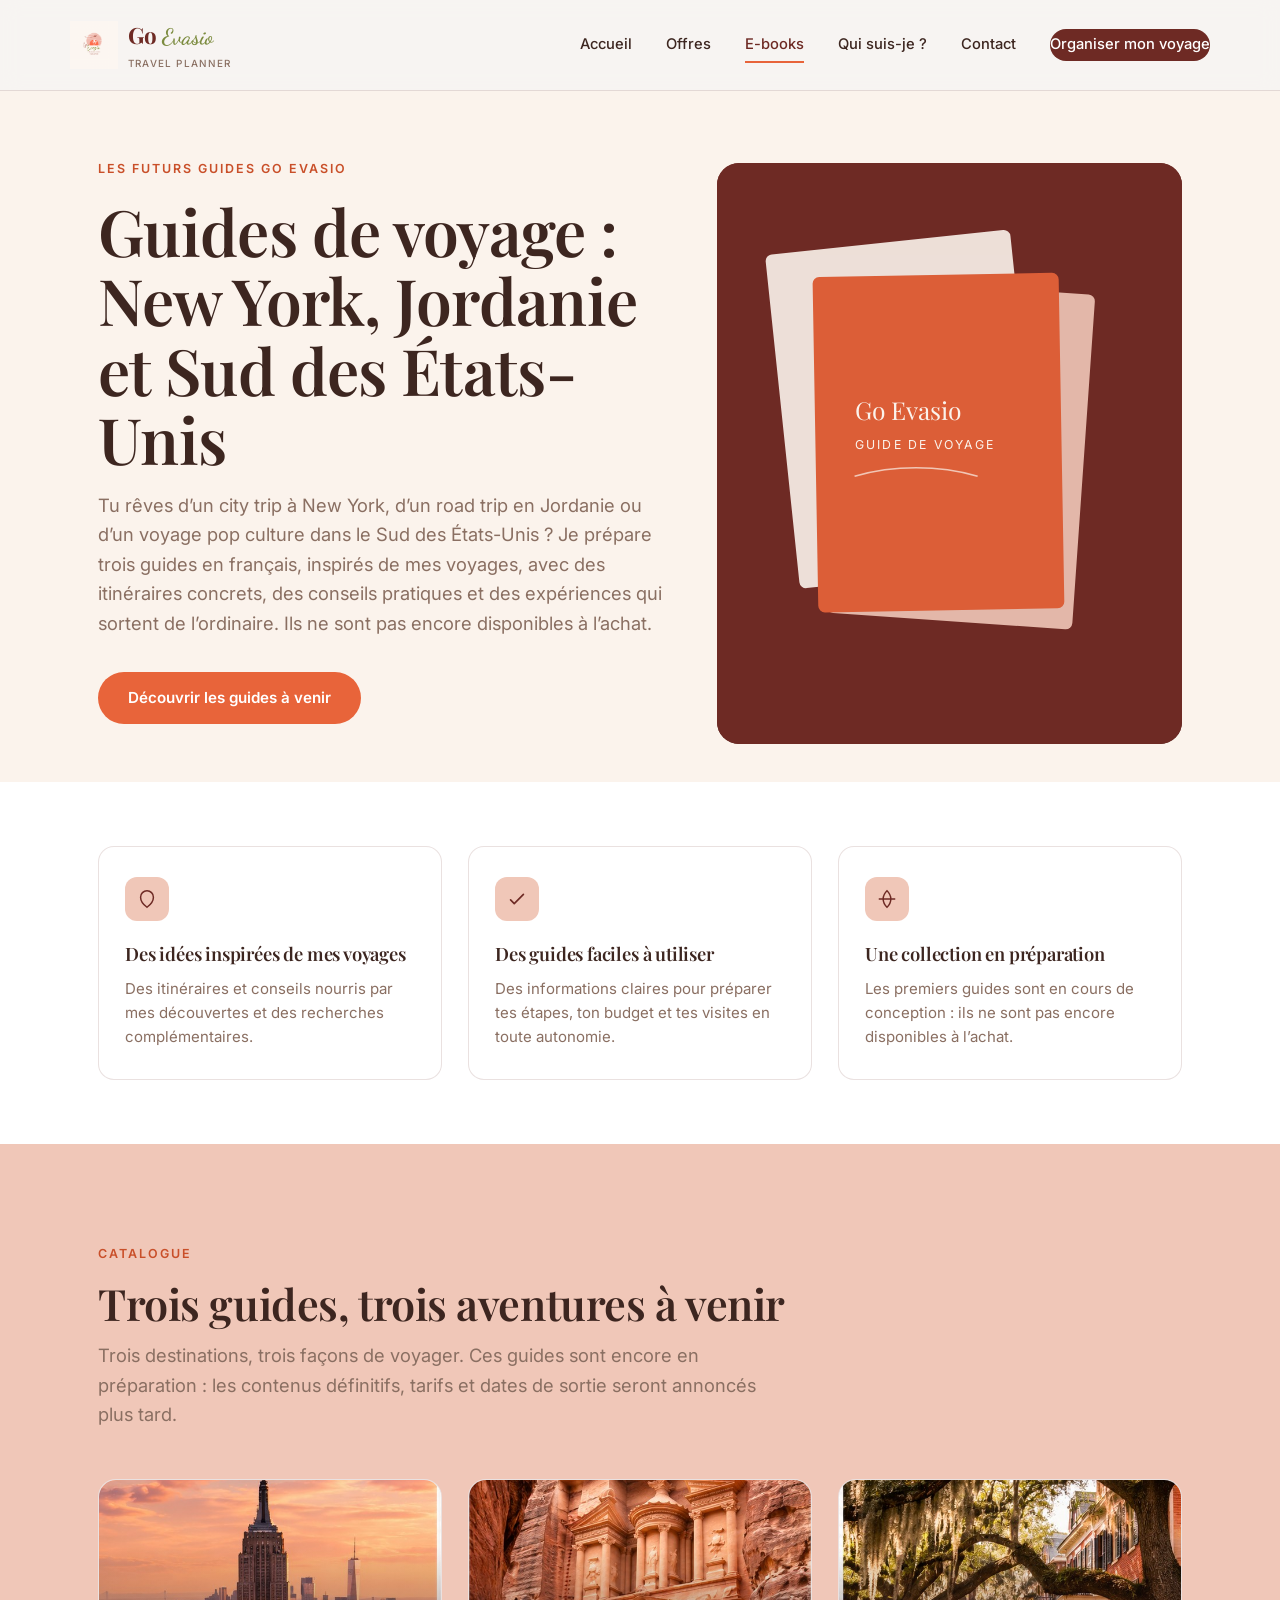
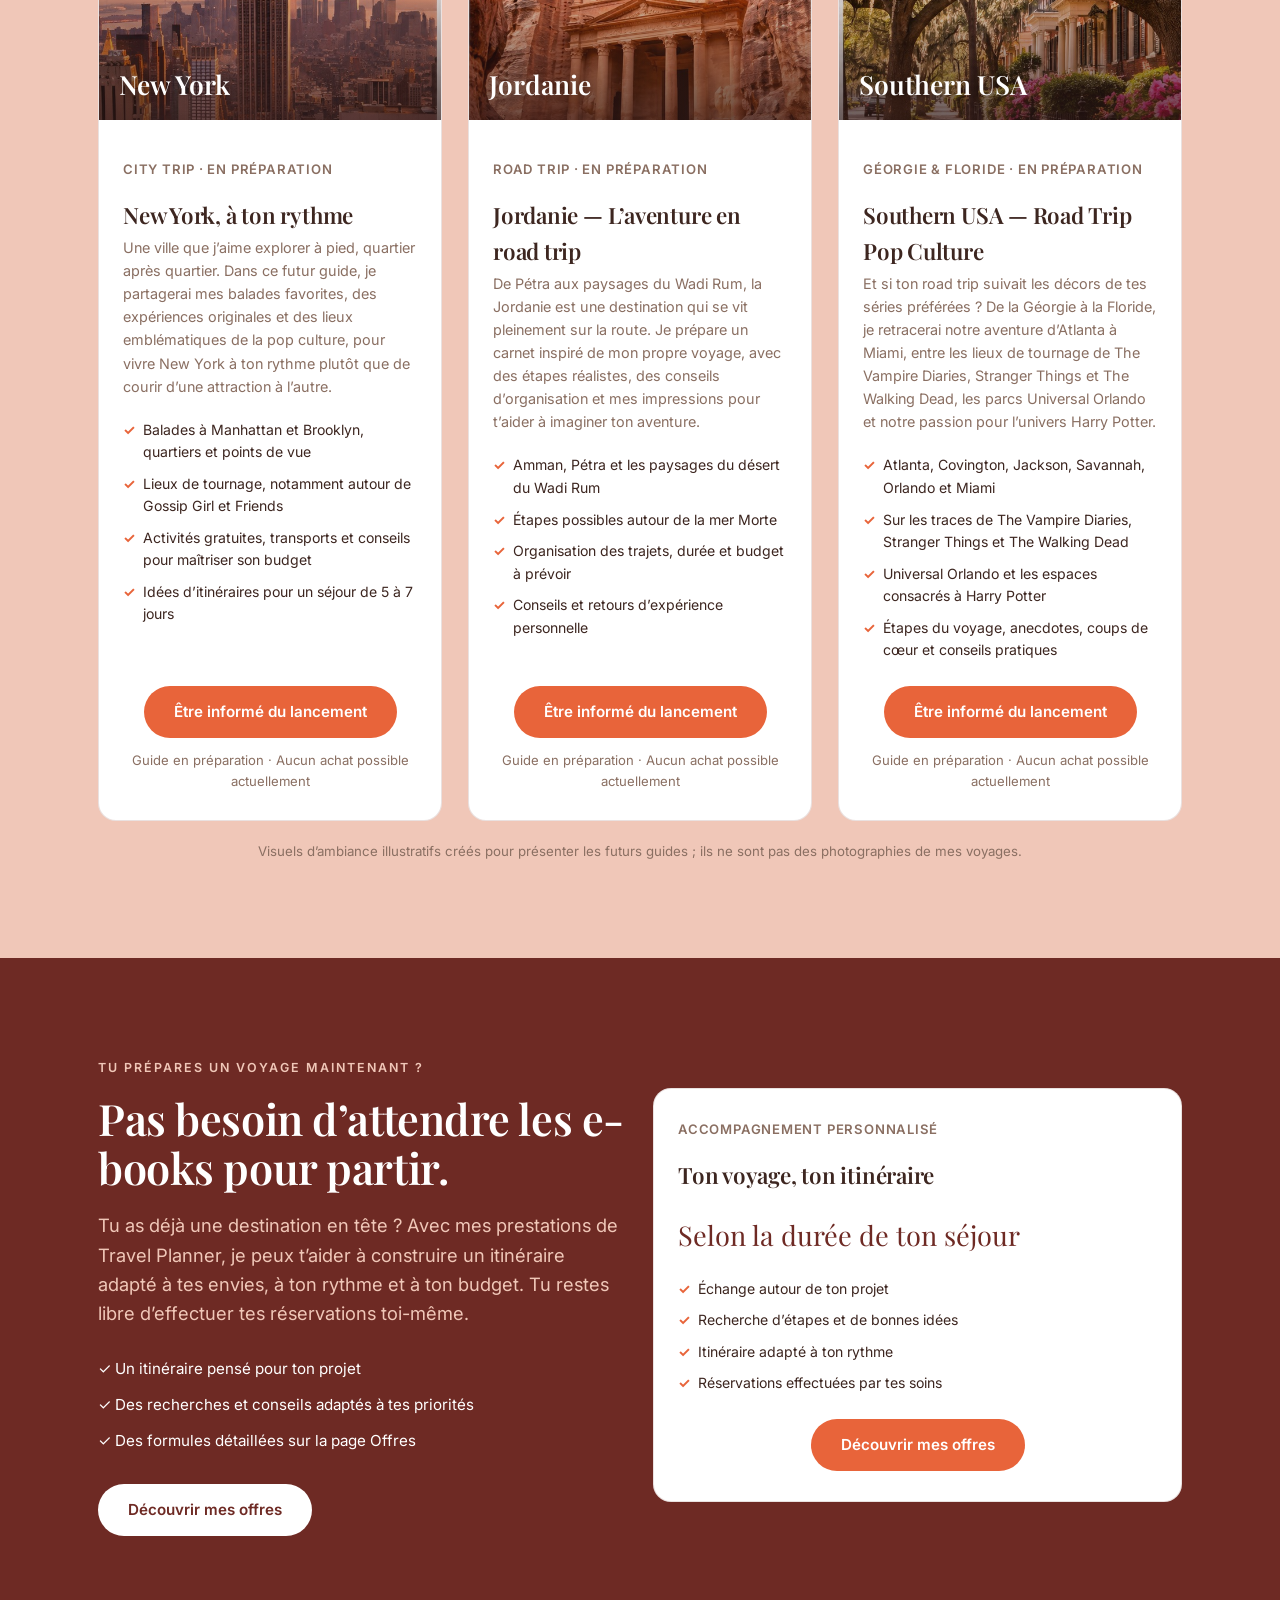
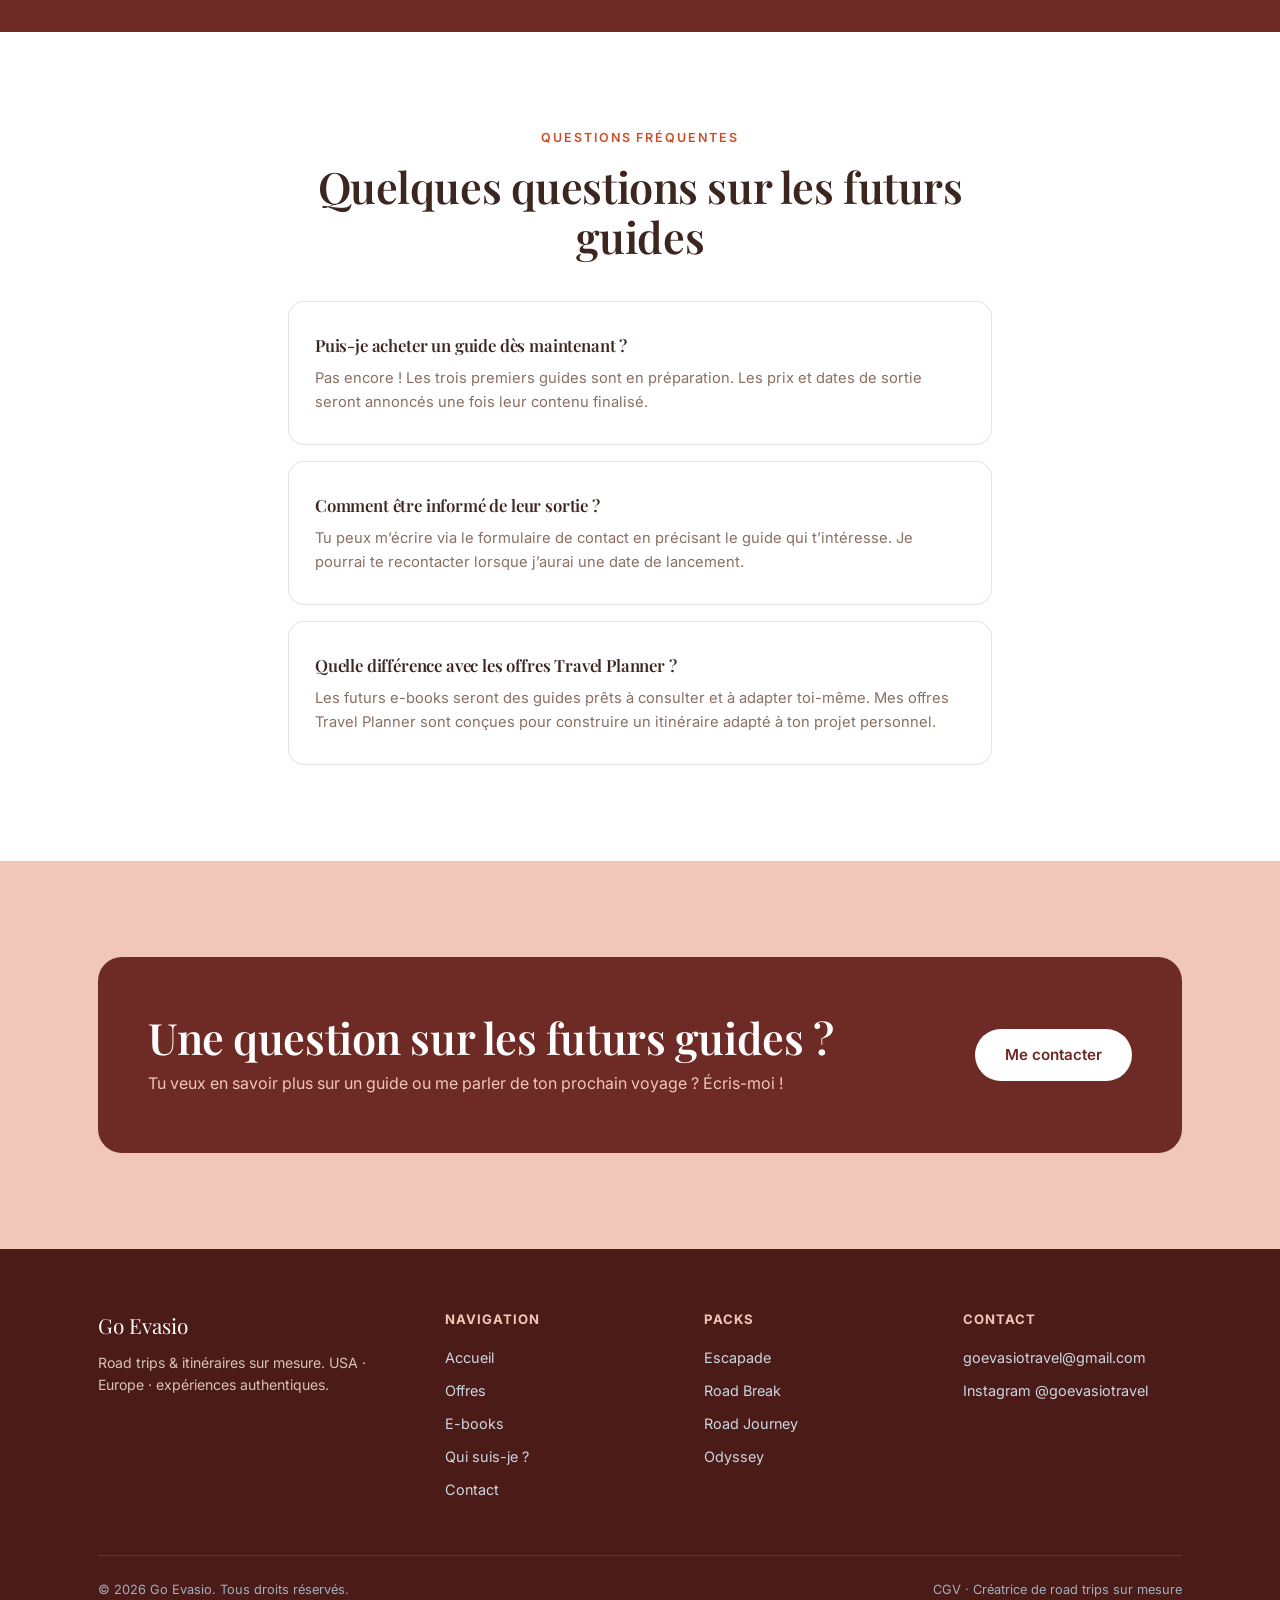
<file: ebooks (1).html>
<!DOCTYPE html>

<html lang="fr">
<head>
<meta charset="utf-8"/>
<meta content="width=device-width, initial-scale=1.0" name="viewport"/>
<title>Guides de voyage New York, Jordanie & USA | Go Evasio</title>
<link href="https://fonts.googleapis.com" rel="preconnect"/>
<link href="https://fonts.googleapis.com/css2?family=Playfair+Display:wght@500;600;700&amp;family=Inter:wght@400;500;600;700&amp;family=Dancing+Script:wght@600;700&amp;display=swap" rel="stylesheet"/>
<link href="styles.css" rel="stylesheet"/>
<meta content="Découvre les guides de voyage en préparation de Go Evasio : New York, road trip en Jordanie et Sud des États-Unis sur les traces de tes séries préférées." name="description"/><link href="https://www.goevasiotravel.com/ebooks.html" rel="canonical"/>
<meta name="robots" content="index, follow"/>
<meta property="og:type" content="website"/>
<meta property="og:locale" content="fr_FR"/>
<meta property="og:site_name" content="Go Evasio Travel"/>
<meta property="og:title" content="Guides de voyage New York, Jordanie & USA | Go Evasio"/>
<meta property="og:description" content="Trois guides de voyage en préparation : New York, Jordanie et road trip pop culture dans le Sud des États-Unis. Découvre les projets Go Evasio."/>
<meta property="og:url" content="https://www.goevasiotravel.com/ebooks.html"/>
<meta name="twitter:card" content="summary"/><style>
/* Couvertures des guides : styles limités à la page E-books */
.ebook-collection{align-items:stretch}
.ebook-collection .pack-card{display:flex;flex-direction:column;overflow:hidden;padding:0}
.ebook-cover{position:relative;height:240px;overflow:hidden;background:#c98d76}
.ebook-cover img{width:100%;height:100%;object-fit:cover;display:block;transition:transform .4s ease}
.ebook-collection .pack-card:hover .ebook-cover img{transform:scale(1.035)}
.ebook-cover:after{content:"";position:absolute;inset:0;background:linear-gradient(180deg,transparent 28%,rgba(45,24,22,.70) 100%);pointer-events:none}
.ebook-cover-label{position:absolute;left:20px;bottom:20px;right:20px;color:white;z-index:1;font-family:'Playfair Display',serif;font-size:1.65rem;font-weight:600;line-height:1.18;text-shadow:0 1px 8px #0005}
.ebook-card-content{padding:25px 24px 28px;display:flex;flex-direction:column;flex:1}
.ebook-card-content .duration{margin-bottom:14px}
.ebook-card-content .desc{margin-bottom:15px}
.ebook-card-content ul{margin-bottom:24px}
.ebook-card-content .btn{margin-top:auto;text-align:center}
.ebook-note{font-size:.82rem;color:var(--ink-soft);margin-top:12px;text-align:center}
@media(max-width:650px){.ebook-cover{height:230px}.ebook-cover-label{font-size:1.5rem}}
</style></head>
<body>
<header class="site-header">
<div class="container nav-row">
<a class="logo" href="index.html">
<span class="mark"><img alt="Go Evasio logo" src="logo.png"/></span>
<span>Go <span class="script-accent">Evasio</span><span class="tag">Travel Planner</span></span>
</a>
<nav class="nav-links" id="nav-links">
<a href="index.html">Accueil</a>
<a href="offres.html">Offres</a>
<a class="active" href="ebooks.html">E-books</a>
<a href="qui-suis-je.html">Qui suis-je ?</a>
<a href="contact.html">Contact</a>
<a class="btn-nav" href="contact.html">Organiser mon voyage</a>
</nav>
<button aria-label="Menu" class="burger">
<svg fill="none" height="26" viewbox="0 0 24 24" width="26"><path d="M3 6h18M3 12h18M3 18h18" stroke="#6E2A24" stroke-linecap="round" stroke-width="2"></path></svg>
</button>
</div>
</header>
<!-- HERO -->
<section class="hero" style="padding-bottom:30px;">
<div class="container hero-grid">
<div class="hero-content">
<span class="eyebrow">Les futurs guides Go Evasio</span>
<h1 style="margin:16px 0 18px;">Guides de voyage : New York, Jordanie et Sud des États-Unis</h1>
<p class="lede">Tu rêves d’un city trip à New York, d’un road trip en Jordanie ou d’un voyage pop culture dans le Sud des États-Unis ? Je prépare trois guides en français, inspirés de mes voyages, avec des itinéraires concrets, des conseils pratiques et des expériences qui sortent de l’ordinaire. Ils ne sont pas encore disponibles à l’achat.</p>
<div class="hero-cta-row"><a class="btn btn-primary" href="#catalogue">Découvrir les guides à venir</a></div></div>
<div class="hero-visual">
<svg preserveaspectratio="xMidYMid slice" viewbox="0 0 420 520">
<rect fill="#6E2A24" height="520" width="420"></rect>
<g opacity="0.9">
<rect fill="#FBF3EC" height="300" rx="6" transform="rotate(-6 170 220)" width="220" x="60" y="70"></rect>
<rect fill="#F0C7B8" height="300" rx="6" transform="rotate(4 220 260)" width="220" x="110" y="110"></rect>
<rect fill="#E8643A" height="300" rx="6" transform="rotate(-1 200 250)" width="220" x="90" y="100"></rect>
</g>
<text fill="#FBF3EC" font-family="Playfair Display, serif" font-size="22" x="125" y="230">Go Evasio</text>
<text fill="#FBF3EC" font-family="Inter, sans-serif" font-size="11" letter-spacing="2" x="125" y="256">GUIDE DE VOYAGE</text>
<path d="M125 280 C160 270 200 270 235 280" fill="none" opacity="0.7" stroke="#FBF3EC" stroke-width="1.4"></path>
</svg>
</div>
</div>
</section>
<!-- POURQUOI UN EBOOK -->
<section class="bg-white section-tight">
<div class="container">
<div class="grid-3">
<div class="pillar-card">
<div class="icon"><svg fill="none" height="22" viewbox="0 0 24 24" width="22"><path d="M12 21s-7-5.2-7-11a7 7 0 0 1 14 0c0 5.8-7 11-7 11Z" stroke="#6E2A24" stroke-width="1.6"></path></svg></div>
<h3>Des idées inspirées de mes voyages</h3>
<p>Des itinéraires et conseils nourris par mes découvertes et des recherches complémentaires.</p>
</div>
<div class="pillar-card">
<div class="icon"><svg fill="none" height="22" viewbox="0 0 24 24" width="22"><path d="M5 13l4 4L19 7" stroke="#6E2A24" stroke-linecap="round" stroke-linejoin="round" stroke-width="1.8"></path></svg></div>
<h3>Des guides faciles à utiliser</h3>
<p>Des informations claires pour préparer tes étapes, ton budget et tes visites en toute autonomie.</p>
</div>
<div class="pillar-card">
<div class="icon"><svg fill="none" height="22" viewbox="0 0 24 24" width="22"><path d="M3 12h18M12 3c2.8 2.8 4.2 6.4 4.2 9s-1.4 6.2-4.2 9c-2.8-2.8-4.2-6.4-4.2-9S9.2 5.8 12 3Z" stroke="#6E2A24" stroke-width="1.6"></path></svg></div>
<h3>Une collection en préparation</h3>
<p>Les premiers guides sont en cours de conception : ils ne sont pas encore disponibles à l’achat.</p>
</div>
</div>
</div>
</section>
<!-- CATALOGUE -->
<section class="bg-sable" id="catalogue">
<div class="container">
<span class="eyebrow">Catalogue</span>
<h2 style="margin:14px 0 12px;">Trois guides, trois aventures à venir</h2>
<p class="lede" style="margin-bottom:50px;">Trois destinations, trois façons de voyager. Ces guides sont encore en préparation : les contenus définitifs, tarifs et dates de sortie seront annoncés plus tard.</p>
<div class="grid-3 ebook-collection"><article class="pack-card"><div class="ebook-cover"><img alt="Illustration de New York au coucher du soleil" decoding="async" loading="lazy" src="ebook-new-york.jpg"/><span class="ebook-cover-label">New York</span></div><div class="ebook-card-content"><span class="duration">City trip · En préparation</span><h3>New York, à ton rythme</h3><p class="desc">Une ville que j’aime explorer à pied, quartier après quartier. Dans ce futur guide, je partagerai mes balades favorites, des expériences originales et des lieux emblématiques de la pop culture, pour vivre New York à ton rythme plutôt que de courir d’une attraction à l’autre.</p><ul><li>Balades à Manhattan et Brooklyn, quartiers et points de vue</li><li>Lieux de tournage, notamment autour de Gossip Girl et Friends</li><li>Activités gratuites, transports et conseils pour maîtriser son budget</li><li>Idées d’itinéraires pour un séjour de 5 à 7 jours</li></ul><a class="btn btn-primary center" href="contact.html">Être informé du lancement</a><p class="ebook-note">Guide en préparation · Aucun achat possible actuellement</p></div></article><article class="pack-card"><div class="ebook-cover"><img alt="Illustration de Pétra en Jordanie" decoding="async" loading="lazy" src="ebook-jordanie.jpg"/><span class="ebook-cover-label">Jordanie</span></div><div class="ebook-card-content"><span class="duration">Road trip · En préparation</span><h3>Jordanie — L’aventure en road trip</h3><p class="desc">De Pétra aux paysages du Wadi Rum, la Jordanie est une destination qui se vit pleinement sur la route. Je prépare un carnet inspiré de mon propre voyage, avec des étapes réalistes, des conseils d’organisation et mes impressions pour t’aider à imaginer ton aventure.</p><ul><li>Amman, Pétra et les paysages du désert du Wadi Rum</li><li>Étapes possibles autour de la mer Morte</li><li>Organisation des trajets, durée et budget à prévoir</li><li>Conseils et retours d’expérience personnelle</li></ul><a class="btn btn-primary center" href="contact.html">Être informé du lancement</a><p class="ebook-note">Guide en préparation · Aucun achat possible actuellement</p></div></article><article class="pack-card"><div class="ebook-cover"><img alt="Illustration d’une rue arborée du Sud des États-Unis" decoding="async" loading="lazy" src="ebook-southern-usa.jpg"/><span class="ebook-cover-label">Southern USA</span></div><div class="ebook-card-content"><span class="duration">Géorgie &amp; Floride · En préparation</span><h3>Southern USA — Road Trip Pop Culture</h3><p class="desc">Et si ton road trip suivait les décors de tes séries préférées ? De la Géorgie à la Floride, je retracerai notre aventure d’Atlanta à Miami, entre les lieux de tournage de The Vampire Diaries, Stranger Things et The Walking Dead, les parcs Universal Orlando et notre passion pour l’univers Harry Potter.</p><ul><li>Atlanta, Covington, Jackson, Savannah, Orlando et Miami</li><li>Sur les traces de The Vampire Diaries, Stranger Things et The Walking Dead</li><li>Universal Orlando et les espaces consacrés à Harry Potter</li><li>Étapes du voyage, anecdotes, coups de cœur et conseils pratiques</li></ul><a class="btn btn-primary center" href="contact.html">Être informé du lancement</a><p class="ebook-note">Guide en préparation · Aucun achat possible actuellement</p></div></article></div><p style="font-size:.83rem;color:var(--ink-soft);margin-top:20px;text-align:center;">Visuels d’ambiance illustratifs créés pour présenter les futurs guides ; ils ne sont pas des photographies de mes voyages.</p>
</div>
</section>
<!-- GUIDE SUR MESURE -->
<section class="bg-navy" id="sur-mesure">
<div class="container">
<div class="grid-2" style="align-items:center;">
<div>
<span class="eyebrow">Tu prépares un voyage maintenant ?</span>
<h2 style="margin:14px 0 18px; color:#fff;">Pas besoin d’attendre les e-books pour partir.</h2>
<p class="lede" style="color:var(--sable); margin-bottom:28px;">Tu as déjà une destination en tête ? Avec mes prestations de Travel Planner, je peux t’aider à construire un itinéraire adapté à tes envies, à ton rythme et à ton budget. Tu restes libre d’effectuer tes réservations toi-même.</p>
<ul style="display:flex; flex-direction:column; gap:12px; margin-bottom:30px;"><li style="display:flex; gap:10px; color:#fff; font-size:0.95rem;">✓  Un itinéraire pensé pour ton projet</li><li style="display:flex; gap:10px; color:#fff; font-size:0.95rem;">✓  Des recherches et conseils adaptés à tes priorités</li><li style="display:flex; gap:10px; color:#fff; font-size:0.95rem;">✓  Des formules détaillées sur la page Offres</li></ul>
<a class="btn btn-light" href="offres.html">Découvrir mes offres</a>
</div>
<div class="pack-card" style="background:#fff; color:var(--ink);">
<span class="duration">Accompagnement personnalisé</span>
<h3>Ton voyage, ton itinéraire</h3>
<div class="price">Selon la durée de ton séjour</div>
<ul><li>Échange autour de ton projet</li><li>Recherche d’étapes et de bonnes idées</li><li>Itinéraire adapté à ton rythme</li><li>Réservations effectuées par tes soins</li></ul>
<a class="btn btn-primary center" href="offres.html">Découvrir mes offres</a>
</div>
</div>
</div>
</section>
<!-- FAQ -->
<section class="bg-white">
<div class="container" style="max-width:760px;">
<span class="eyebrow center" style="display:block;">Questions fréquentes</span>
<h2 class="center" style="margin:14px auto 40px;">Quelques questions sur les futurs guides</h2>
<div style="display:flex; flex-direction:column; gap:16px;">
<div class="pillar-card">
<h3 style="font-size:1.05rem; margin-bottom:8px;">Puis-je acheter un guide dès maintenant ?</h3>
<p style="color:var(--ink-soft); font-size:0.92rem;">Pas encore ! Les trois premiers guides sont en préparation. Les prix et dates de sortie seront annoncés une fois leur contenu finalisé.</p>
</div>
<div class="pillar-card">
<h3 style="font-size:1.05rem; margin-bottom:8px;">Comment être informé de leur sortie ?</h3>
<p style="color:var(--ink-soft); font-size:0.92rem;">Tu peux m’écrire via le formulaire de contact en précisant le guide qui t’intéresse. Je pourrai te recontacter lorsque j’aurai une date de lancement.</p>
</div>
<div class="pillar-card">
<h3 style="font-size:1.05rem; margin-bottom:8px;">Quelle différence avec les offres Travel Planner ?</h3>
<p style="color:var(--ink-soft); font-size:0.92rem;">Les futurs e-books seront des guides prêts à consulter et à adapter toi-même. Mes offres Travel Planner sont conçues pour construire un itinéraire adapté à ton projet personnel.</p>
</div>
</div>
</div>
</section>
<section class="bg-sable">
<div class="container">
<div class="cta-band" style="background:var(--navy);">
<div>
<h2>Une question sur les futurs guides ?</h2>
<p>Tu veux en savoir plus sur un guide ou me parler de ton prochain voyage ? Écris-moi !</p>
</div>
<a class="btn btn-light" href="contact.html">Me contacter</a>
</div>
</div>
</section>
<footer class="site-footer">
<div class="container">
<div class="footer-grid">
<div>
<div class="footer-logo">Go Evasio</div>
<p style="font-size:0.88rem; color:#d9c2bb; max-width:30ch;">Road trips &amp; itinéraires sur mesure. USA · Europe · expériences authentiques.</p>
</div>
<div>
<h4>Navigation</h4>
<ul>
<li><a href="index.html">Accueil</a></li>
<li><a href="offres.html">Offres</a></li>
<li><a href="ebooks.html">E-books</a></li>
<li><a href="qui-suis-je.html">Qui suis-je ?</a></li>
<li><a href="contact.html">Contact</a></li>
</ul>
</div>
<div>
<h4>Packs</h4>
<ul>
<li><a href="offres.html#escapade">Escapade</a></li>
<li><a href="offres.html#road-break">Road Break</a></li>
<li><a href="offres.html#road-journey">Road Journey</a></li>
<li><a href="offres.html#odyssey">Odyssey</a></li>
</ul>
</div>
<div>
<h4>Contact</h4>
<ul>
<li><a href="mailto:goevasiotravel@gmail.com">goevasiotravel@gmail.com</a></li>
<li><a href="https://instagram.com/goevasiotravel" rel="noopener" target="_blank">Instagram @goevasiotravel</a></li>
</ul>
</div>
</div>
<div class="footer-bottom">
<span>© 2026 Go Evasio. Tous droits réservés.</span>
<span><a href="cgv.html" style="color:#9fb0c2;">CGV</a> · Créatrice de road trips sur mesure</span>
</div>
</div>
</footer>
<script src="app.js"></script>
</body>
</html>
</file>
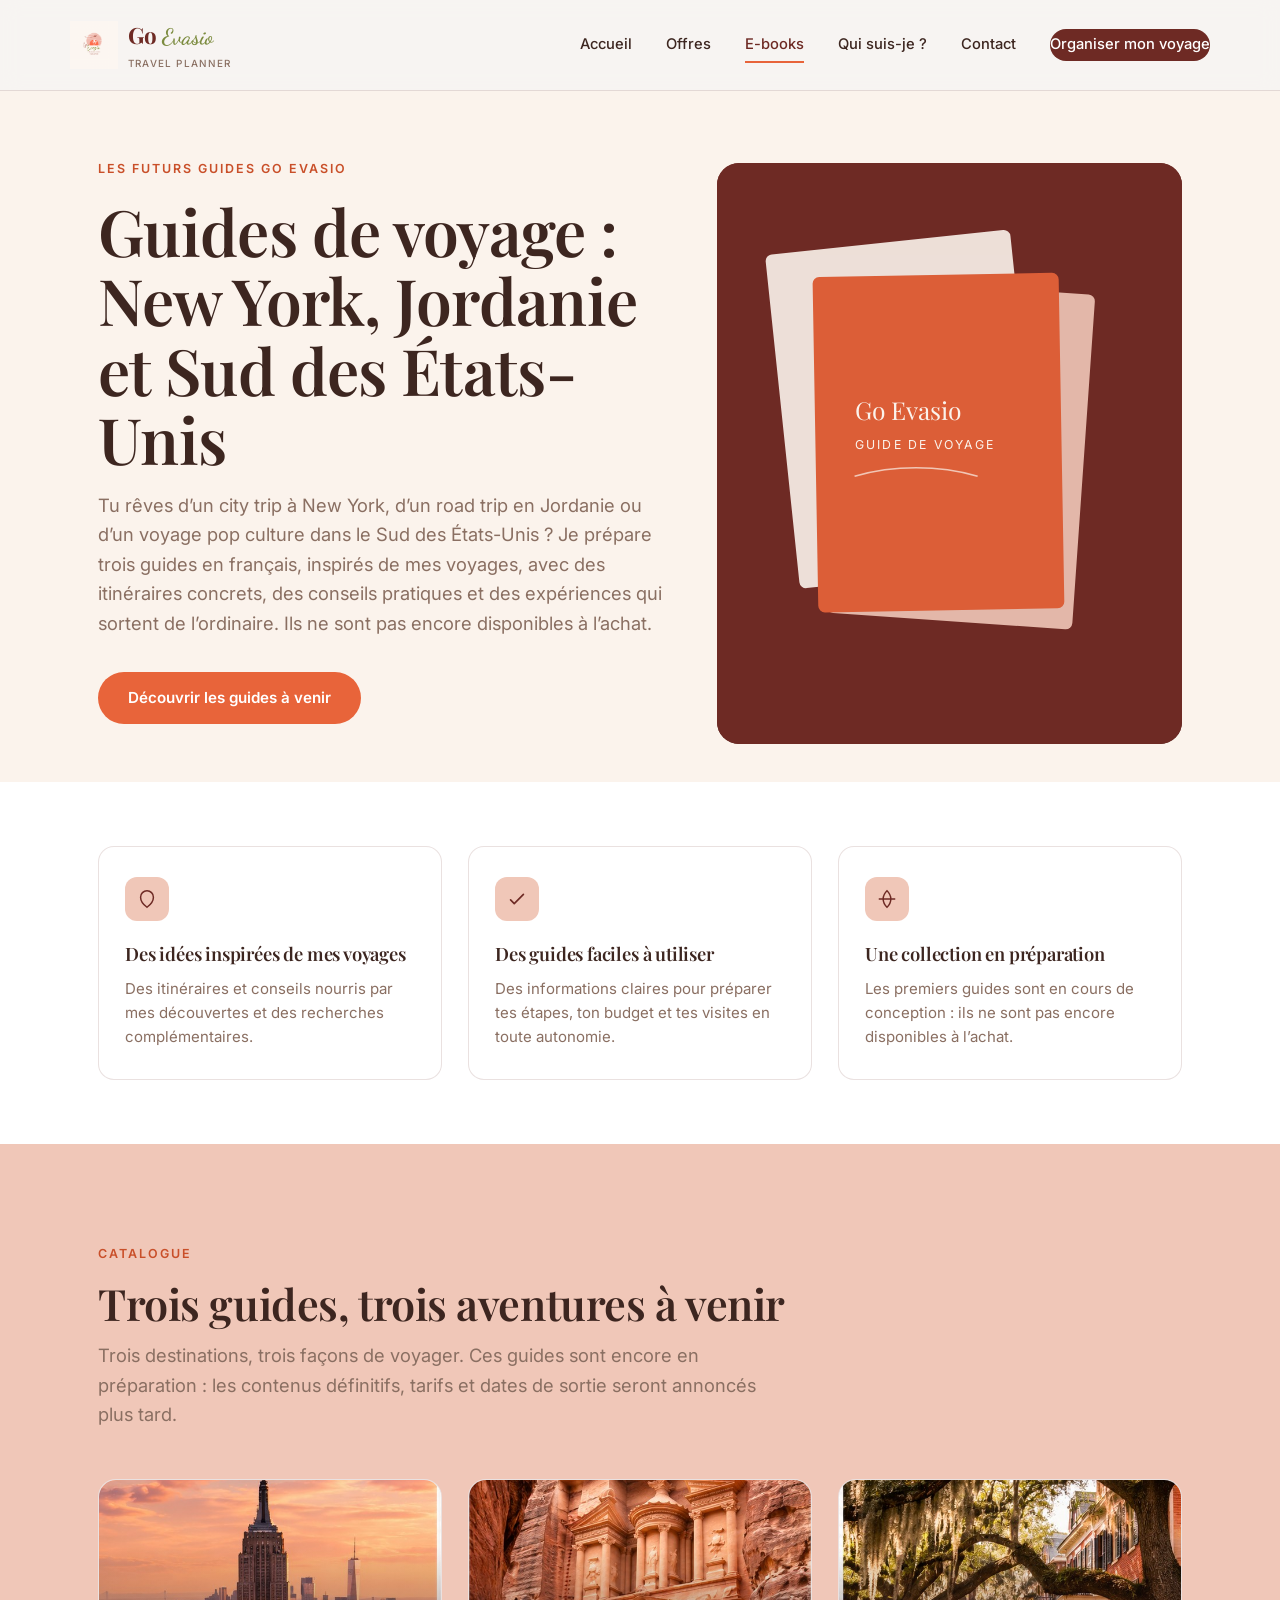
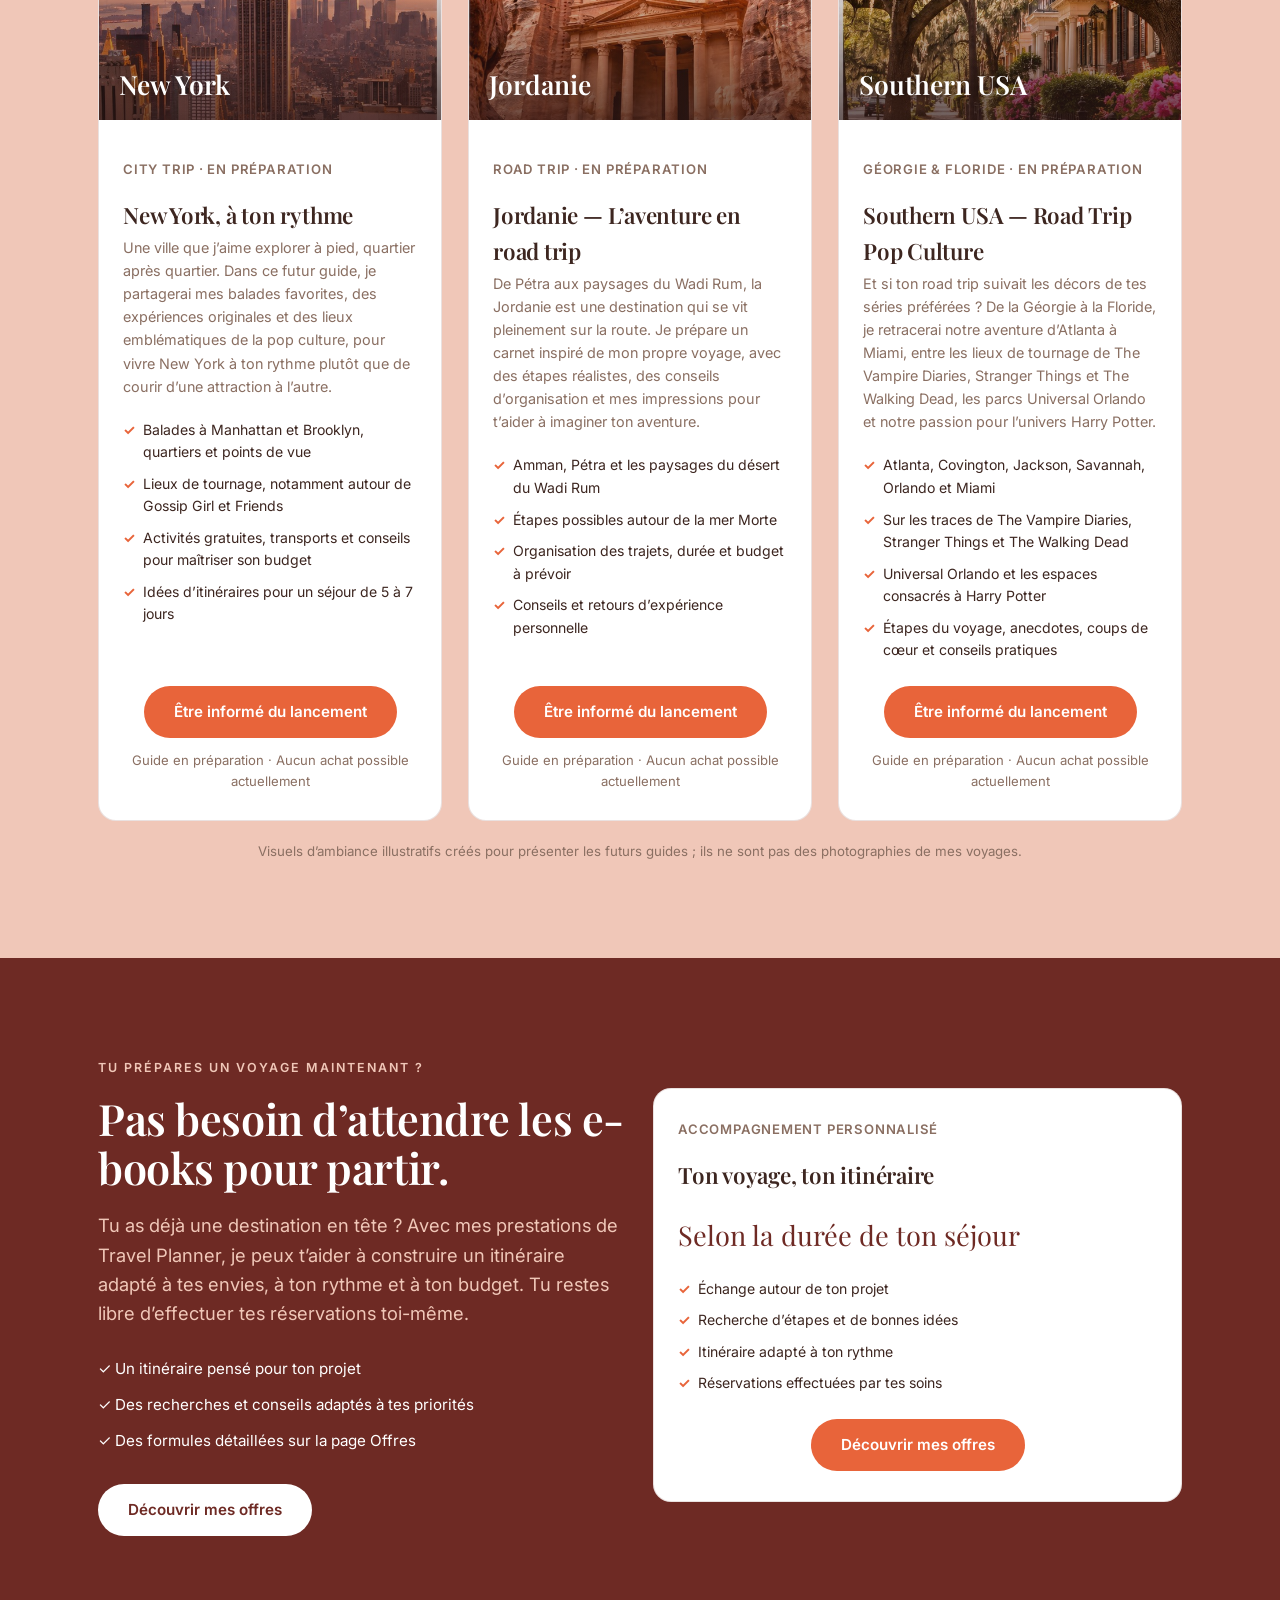
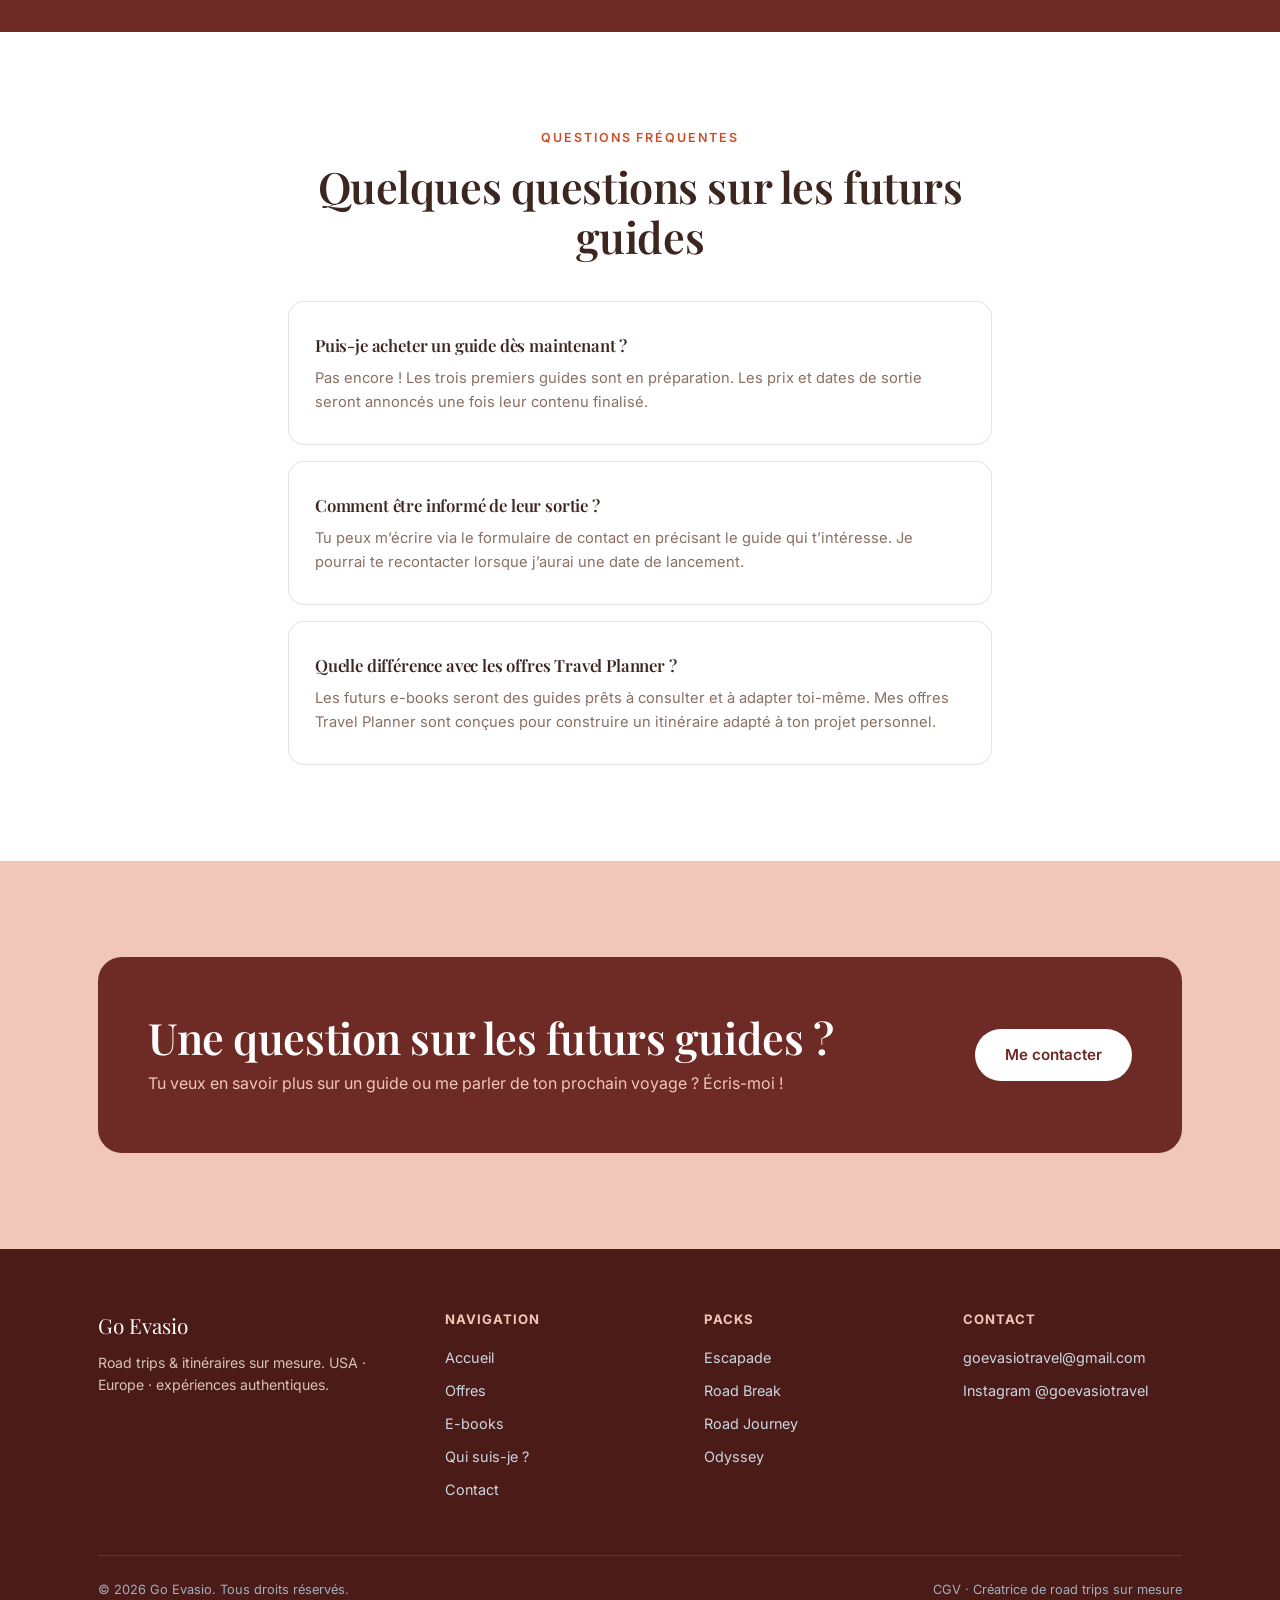
<file: ebooks.html>
<!DOCTYPE html>

<html lang="fr">
<head>
<meta charset="utf-8"/>
<meta content="width=device-width, initial-scale=1.0" name="viewport"/>
<title>Guides de voyage New York, Jordanie & USA | Go Evasio</title>
<link href="https://fonts.googleapis.com" rel="preconnect"/>
<link href="https://fonts.googleapis.com/css2?family=Playfair+Display:wght@500;600;700&amp;family=Inter:wght@400;500;600;700&amp;family=Dancing+Script:wght@600;700&amp;display=swap" rel="stylesheet"/>
<link href="styles.css" rel="stylesheet"/>
<meta content="Découvre les guides de voyage en préparation de Go Evasio : New York, road trip en Jordanie et Sud des États-Unis sur les traces de tes séries préférées." name="description"/><link href="https://www.goevasiotravel.com/ebooks.html" rel="canonical"/>
<meta name="robots" content="index, follow"/>
<meta property="og:type" content="website"/>
<meta property="og:locale" content="fr_FR"/>
<meta property="og:site_name" content="Go Evasio Travel"/>
<meta property="og:title" content="Guides de voyage New York, Jordanie & USA | Go Evasio"/>
<meta property="og:description" content="Trois guides de voyage en préparation : New York, Jordanie et road trip pop culture dans le Sud des États-Unis. Découvre les projets Go Evasio."/>
<meta property="og:url" content="https://www.goevasiotravel.com/ebooks.html"/>
<meta name="twitter:card" content="summary"/><style>
/* Couvertures des guides : styles limités à la page E-books */
.ebook-collection{align-items:stretch}
.ebook-collection .pack-card{display:flex;flex-direction:column;overflow:hidden;padding:0}
.ebook-cover{position:relative;height:240px;overflow:hidden;background:#c98d76}
.ebook-cover img{width:100%;height:100%;object-fit:cover;display:block;transition:transform .4s ease}
.ebook-collection .pack-card:hover .ebook-cover img{transform:scale(1.035)}
.ebook-cover:after{content:"";position:absolute;inset:0;background:linear-gradient(180deg,transparent 28%,rgba(45,24,22,.70) 100%);pointer-events:none}
.ebook-cover-label{position:absolute;left:20px;bottom:20px;right:20px;color:white;z-index:1;font-family:'Playfair Display',serif;font-size:1.65rem;font-weight:600;line-height:1.18;text-shadow:0 1px 8px #0005}
.ebook-card-content{padding:25px 24px 28px;display:flex;flex-direction:column;flex:1}
.ebook-card-content .duration{margin-bottom:14px}
.ebook-card-content .desc{margin-bottom:15px}
.ebook-card-content ul{margin-bottom:24px}
.ebook-card-content .btn{margin-top:auto;text-align:center}
.ebook-note{font-size:.82rem;color:var(--ink-soft);margin-top:12px;text-align:center}
@media(max-width:650px){.ebook-cover{height:230px}.ebook-cover-label{font-size:1.5rem}}
</style></head>
<body>
<header class="site-header">
<div class="container nav-row">
<a class="logo" href="index.html">
<span class="mark"><img alt="Go Evasio logo" src="logo.png"/></span>
<span>Go <span class="script-accent">Evasio</span><span class="tag">Travel Planner</span></span>
</a>
<nav class="nav-links" id="nav-links">
<a href="index.html">Accueil</a>
<a href="offres.html">Offres</a>
<a class="active" href="ebooks.html">E-books</a>
<a href="qui-suis-je.html">Qui suis-je ?</a>
<a href="contact.html">Contact</a>
<a class="btn-nav" href="contact.html">Organiser mon voyage</a>
</nav>
<button aria-label="Menu" class="burger">
<svg fill="none" height="26" viewbox="0 0 24 24" width="26"><path d="M3 6h18M3 12h18M3 18h18" stroke="#6E2A24" stroke-linecap="round" stroke-width="2"></path></svg>
</button>
</div>
</header>
<!-- HERO -->
<section class="hero" style="padding-bottom:30px;">
<div class="container hero-grid">
<div class="hero-content">
<span class="eyebrow">Les futurs guides Go Evasio</span>
<h1 style="margin:16px 0 18px;">Guides de voyage : New York, Jordanie et Sud des États-Unis</h1>
<p class="lede">Tu rêves d’un city trip à New York, d’un road trip en Jordanie ou d’un voyage pop culture dans le Sud des États-Unis ? Je prépare trois guides en français, inspirés de mes voyages, avec des itinéraires concrets, des conseils pratiques et des expériences qui sortent de l’ordinaire. Ils ne sont pas encore disponibles à l’achat.</p>
<div class="hero-cta-row"><a class="btn btn-primary" href="#catalogue">Découvrir les guides à venir</a></div></div>
<div class="hero-visual">
<svg preserveaspectratio="xMidYMid slice" viewbox="0 0 420 520">
<rect fill="#6E2A24" height="520" width="420"></rect>
<g opacity="0.9">
<rect fill="#FBF3EC" height="300" rx="6" transform="rotate(-6 170 220)" width="220" x="60" y="70"></rect>
<rect fill="#F0C7B8" height="300" rx="6" transform="rotate(4 220 260)" width="220" x="110" y="110"></rect>
<rect fill="#E8643A" height="300" rx="6" transform="rotate(-1 200 250)" width="220" x="90" y="100"></rect>
</g>
<text fill="#FBF3EC" font-family="Playfair Display, serif" font-size="22" x="125" y="230">Go Evasio</text>
<text fill="#FBF3EC" font-family="Inter, sans-serif" font-size="11" letter-spacing="2" x="125" y="256">GUIDE DE VOYAGE</text>
<path d="M125 280 C160 270 200 270 235 280" fill="none" opacity="0.7" stroke="#FBF3EC" stroke-width="1.4"></path>
</svg>
</div>
</div>
</section>
<!-- POURQUOI UN EBOOK -->
<section class="bg-white section-tight">
<div class="container">
<div class="grid-3">
<div class="pillar-card">
<div class="icon"><svg fill="none" height="22" viewbox="0 0 24 24" width="22"><path d="M12 21s-7-5.2-7-11a7 7 0 0 1 14 0c0 5.8-7 11-7 11Z" stroke="#6E2A24" stroke-width="1.6"></path></svg></div>
<h3>Des idées inspirées de mes voyages</h3>
<p>Des itinéraires et conseils nourris par mes découvertes et des recherches complémentaires.</p>
</div>
<div class="pillar-card">
<div class="icon"><svg fill="none" height="22" viewbox="0 0 24 24" width="22"><path d="M5 13l4 4L19 7" stroke="#6E2A24" stroke-linecap="round" stroke-linejoin="round" stroke-width="1.8"></path></svg></div>
<h3>Des guides faciles à utiliser</h3>
<p>Des informations claires pour préparer tes étapes, ton budget et tes visites en toute autonomie.</p>
</div>
<div class="pillar-card">
<div class="icon"><svg fill="none" height="22" viewbox="0 0 24 24" width="22"><path d="M3 12h18M12 3c2.8 2.8 4.2 6.4 4.2 9s-1.4 6.2-4.2 9c-2.8-2.8-4.2-6.4-4.2-9S9.2 5.8 12 3Z" stroke="#6E2A24" stroke-width="1.6"></path></svg></div>
<h3>Une collection en préparation</h3>
<p>Les premiers guides sont en cours de conception : ils ne sont pas encore disponibles à l’achat.</p>
</div>
</div>
</div>
</section>
<!-- CATALOGUE -->
<section class="bg-sable" id="catalogue">
<div class="container">
<span class="eyebrow">Catalogue</span>
<h2 style="margin:14px 0 12px;">Trois guides, trois aventures à venir</h2>
<p class="lede" style="margin-bottom:50px;">Trois destinations, trois façons de voyager. Ces guides sont encore en préparation : les contenus définitifs, tarifs et dates de sortie seront annoncés plus tard.</p>
<div class="grid-3 ebook-collection"><article class="pack-card"><div class="ebook-cover"><img alt="Illustration de New York au coucher du soleil" decoding="async" loading="lazy" src="ebook-new-york.jpg"/><span class="ebook-cover-label">New York</span></div><div class="ebook-card-content"><span class="duration">City trip · En préparation</span><h3>New York, à ton rythme</h3><p class="desc">Une ville que j’aime explorer à pied, quartier après quartier. Dans ce futur guide, je partagerai mes balades favorites, des expériences originales et des lieux emblématiques de la pop culture, pour vivre New York à ton rythme plutôt que de courir d’une attraction à l’autre.</p><ul><li>Balades à Manhattan et Brooklyn, quartiers et points de vue</li><li>Lieux de tournage, notamment autour de Gossip Girl et Friends</li><li>Activités gratuites, transports et conseils pour maîtriser son budget</li><li>Idées d’itinéraires pour un séjour de 5 à 7 jours</li></ul><a class="btn btn-primary center" href="contact.html">Être informé du lancement</a><p class="ebook-note">Guide en préparation · Aucun achat possible actuellement</p></div></article><article class="pack-card"><div class="ebook-cover"><img alt="Illustration de Pétra en Jordanie" decoding="async" loading="lazy" src="ebook-jordanie.jpg"/><span class="ebook-cover-label">Jordanie</span></div><div class="ebook-card-content"><span class="duration">Road trip · En préparation</span><h3>Jordanie — L’aventure en road trip</h3><p class="desc">De Pétra aux paysages du Wadi Rum, la Jordanie est une destination qui se vit pleinement sur la route. Je prépare un carnet inspiré de mon propre voyage, avec des étapes réalistes, des conseils d’organisation et mes impressions pour t’aider à imaginer ton aventure.</p><ul><li>Amman, Pétra et les paysages du désert du Wadi Rum</li><li>Étapes possibles autour de la mer Morte</li><li>Organisation des trajets, durée et budget à prévoir</li><li>Conseils et retours d’expérience personnelle</li></ul><a class="btn btn-primary center" href="contact.html">Être informé du lancement</a><p class="ebook-note">Guide en préparation · Aucun achat possible actuellement</p></div></article><article class="pack-card"><div class="ebook-cover"><img alt="Illustration d’une rue arborée du Sud des États-Unis" decoding="async" loading="lazy" src="ebook-southern-usa.jpg"/><span class="ebook-cover-label">Southern USA</span></div><div class="ebook-card-content"><span class="duration">Géorgie &amp; Floride · En préparation</span><h3>Southern USA — Road Trip Pop Culture</h3><p class="desc">Et si ton road trip suivait les décors de tes séries préférées ? De la Géorgie à la Floride, je retracerai notre aventure d’Atlanta à Miami, entre les lieux de tournage de The Vampire Diaries, Stranger Things et The Walking Dead, les parcs Universal Orlando et notre passion pour l’univers Harry Potter.</p><ul><li>Atlanta, Covington, Jackson, Savannah, Orlando et Miami</li><li>Sur les traces de The Vampire Diaries, Stranger Things et The Walking Dead</li><li>Universal Orlando et les espaces consacrés à Harry Potter</li><li>Étapes du voyage, anecdotes, coups de cœur et conseils pratiques</li></ul><a class="btn btn-primary center" href="contact.html">Être informé du lancement</a><p class="ebook-note">Guide en préparation · Aucun achat possible actuellement</p></div></article></div><p style="font-size:.83rem;color:var(--ink-soft);margin-top:20px;text-align:center;">Visuels d’ambiance illustratifs créés pour présenter les futurs guides ; ils ne sont pas des photographies de mes voyages.</p>
</div>
</section>
<!-- GUIDE SUR MESURE -->
<section class="bg-navy" id="sur-mesure">
<div class="container">
<div class="grid-2" style="align-items:center;">
<div>
<span class="eyebrow">Tu prépares un voyage maintenant ?</span>
<h2 style="margin:14px 0 18px; color:#fff;">Pas besoin d’attendre les e-books pour partir.</h2>
<p class="lede" style="color:var(--sable); margin-bottom:28px;">Tu as déjà une destination en tête ? Avec mes prestations de Travel Planner, je peux t’aider à construire un itinéraire adapté à tes envies, à ton rythme et à ton budget. Tu restes libre d’effectuer tes réservations toi-même.</p>
<ul style="display:flex; flex-direction:column; gap:12px; margin-bottom:30px;"><li style="display:flex; gap:10px; color:#fff; font-size:0.95rem;">✓  Un itinéraire pensé pour ton projet</li><li style="display:flex; gap:10px; color:#fff; font-size:0.95rem;">✓  Des recherches et conseils adaptés à tes priorités</li><li style="display:flex; gap:10px; color:#fff; font-size:0.95rem;">✓  Des formules détaillées sur la page Offres</li></ul>
<a class="btn btn-light" href="offres.html">Découvrir mes offres</a>
</div>
<div class="pack-card" style="background:#fff; color:var(--ink);">
<span class="duration">Accompagnement personnalisé</span>
<h3>Ton voyage, ton itinéraire</h3>
<div class="price">Selon la durée de ton séjour</div>
<ul><li>Échange autour de ton projet</li><li>Recherche d’étapes et de bonnes idées</li><li>Itinéraire adapté à ton rythme</li><li>Réservations effectuées par tes soins</li></ul>
<a class="btn btn-primary center" href="offres.html">Découvrir mes offres</a>
</div>
</div>
</div>
</section>
<!-- FAQ -->
<section class="bg-white">
<div class="container" style="max-width:760px;">
<span class="eyebrow center" style="display:block;">Questions fréquentes</span>
<h2 class="center" style="margin:14px auto 40px;">Quelques questions sur les futurs guides</h2>
<div style="display:flex; flex-direction:column; gap:16px;">
<div class="pillar-card">
<h3 style="font-size:1.05rem; margin-bottom:8px;">Puis-je acheter un guide dès maintenant ?</h3>
<p style="color:var(--ink-soft); font-size:0.92rem;">Pas encore ! Les trois premiers guides sont en préparation. Les prix et dates de sortie seront annoncés une fois leur contenu finalisé.</p>
</div>
<div class="pillar-card">
<h3 style="font-size:1.05rem; margin-bottom:8px;">Comment être informé de leur sortie ?</h3>
<p style="color:var(--ink-soft); font-size:0.92rem;">Tu peux m’écrire via le formulaire de contact en précisant le guide qui t’intéresse. Je pourrai te recontacter lorsque j’aurai une date de lancement.</p>
</div>
<div class="pillar-card">
<h3 style="font-size:1.05rem; margin-bottom:8px;">Quelle différence avec les offres Travel Planner ?</h3>
<p style="color:var(--ink-soft); font-size:0.92rem;">Les futurs e-books seront des guides prêts à consulter et à adapter toi-même. Mes offres Travel Planner sont conçues pour construire un itinéraire adapté à ton projet personnel.</p>
</div>
</div>
</div>
</section>
<section class="bg-sable">
<div class="container">
<div class="cta-band" style="background:var(--navy);">
<div>
<h2>Une question sur les futurs guides ?</h2>
<p>Tu veux en savoir plus sur un guide ou me parler de ton prochain voyage ? Écris-moi !</p>
</div>
<a class="btn btn-light" href="contact.html">Me contacter</a>
</div>
</div>
</section>
<footer class="site-footer">
<div class="container">
<div class="footer-grid">
<div>
<div class="footer-logo">Go Evasio</div>
<p style="font-size:0.88rem; color:#d9c2bb; max-width:30ch;">Road trips &amp; itinéraires sur mesure. USA · Europe · expériences authentiques.</p>
</div>
<div>
<h4>Navigation</h4>
<ul>
<li><a href="index.html">Accueil</a></li>
<li><a href="offres.html">Offres</a></li>
<li><a href="ebooks.html">E-books</a></li>
<li><a href="qui-suis-je.html">Qui suis-je ?</a></li>
<li><a href="contact.html">Contact</a></li>
</ul>
</div>
<div>
<h4>Packs</h4>
<ul>
<li><a href="offres.html#escapade">Escapade</a></li>
<li><a href="offres.html#road-break">Road Break</a></li>
<li><a href="offres.html#road-journey">Road Journey</a></li>
<li><a href="offres.html#odyssey">Odyssey</a></li>
</ul>
</div>
<div>
<h4>Contact</h4>
<ul>
<li><a href="mailto:goevasiotravel@gmail.com">goevasiotravel@gmail.com</a></li>
<li><a href="https://instagram.com/goevasiotravel" rel="noopener" target="_blank">Instagram @goevasiotravel</a></li>
</ul>
</div>
</div>
<div class="footer-bottom">
<span>© 2026 Go Evasio. Tous droits réservés.</span>
<span><a href="cgv.html" style="color:#9fb0c2;">CGV</a> · Créatrice de road trips sur mesure</span>
</div>
</div>
</footer>
<script src="app.js"></script>
</body>
</html>
</file>
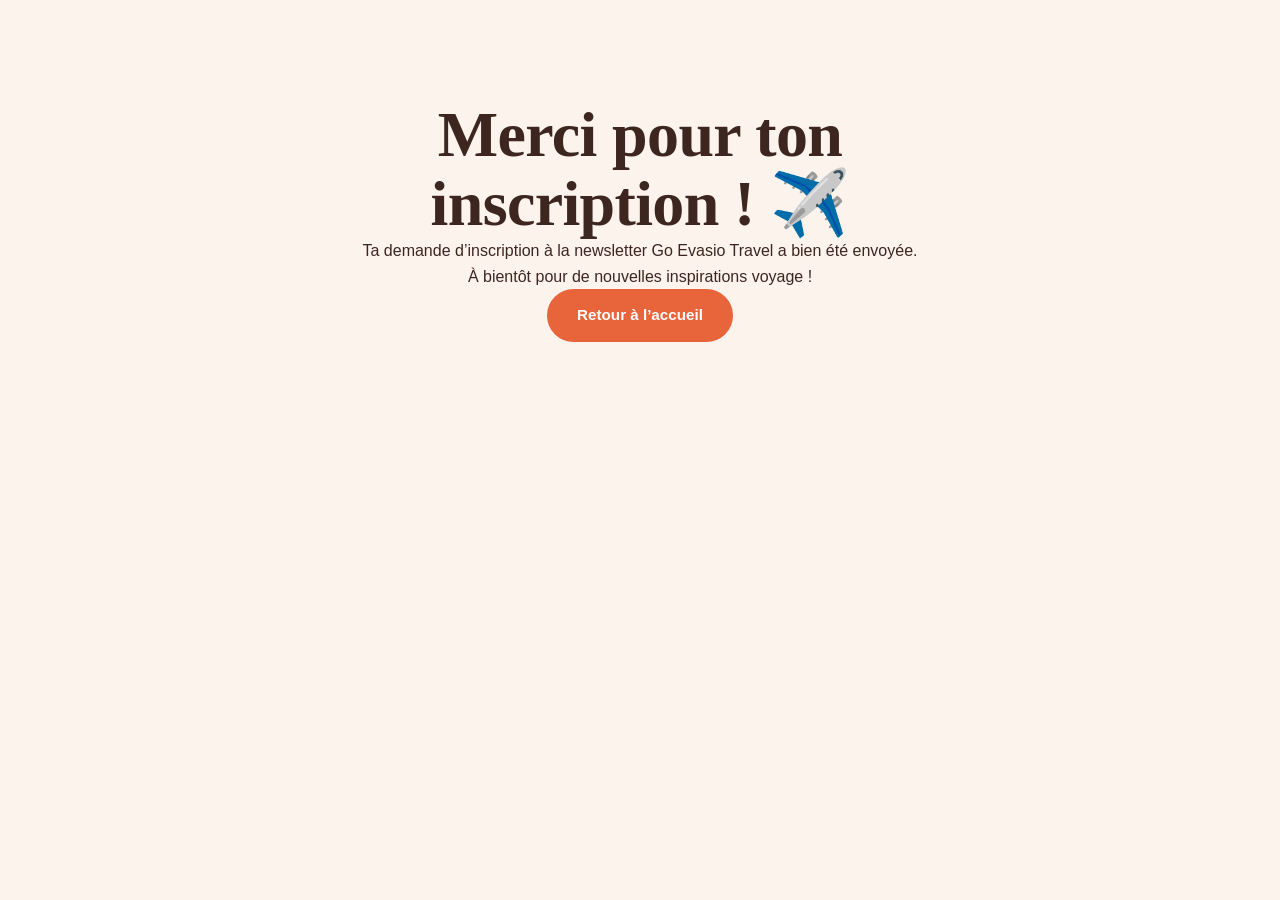
<file: newsletter-merci.html>
<!doctype html><html lang="fr"><head><meta charset="utf-8"><meta name="viewport" content="width=device-width,initial-scale=1"><meta name="robots" content="noindex"><title>Merci pour ton inscription | Go Evasio Travel</title><link rel="stylesheet" href="styles.css"></head><body><main class="container" style="max-width:680px;text-align:center;padding:100px 20px;"><h1>Merci pour ton inscription ! ✈️</h1><p>Ta demande d’inscription à la newsletter Go Evasio Travel a bien été envoyée.</p><p>À bientôt pour de nouvelles inspirations voyage !</p><a class="btn btn-primary" href="index.html">Retour à l’accueil</a></main></body></html>
</file>
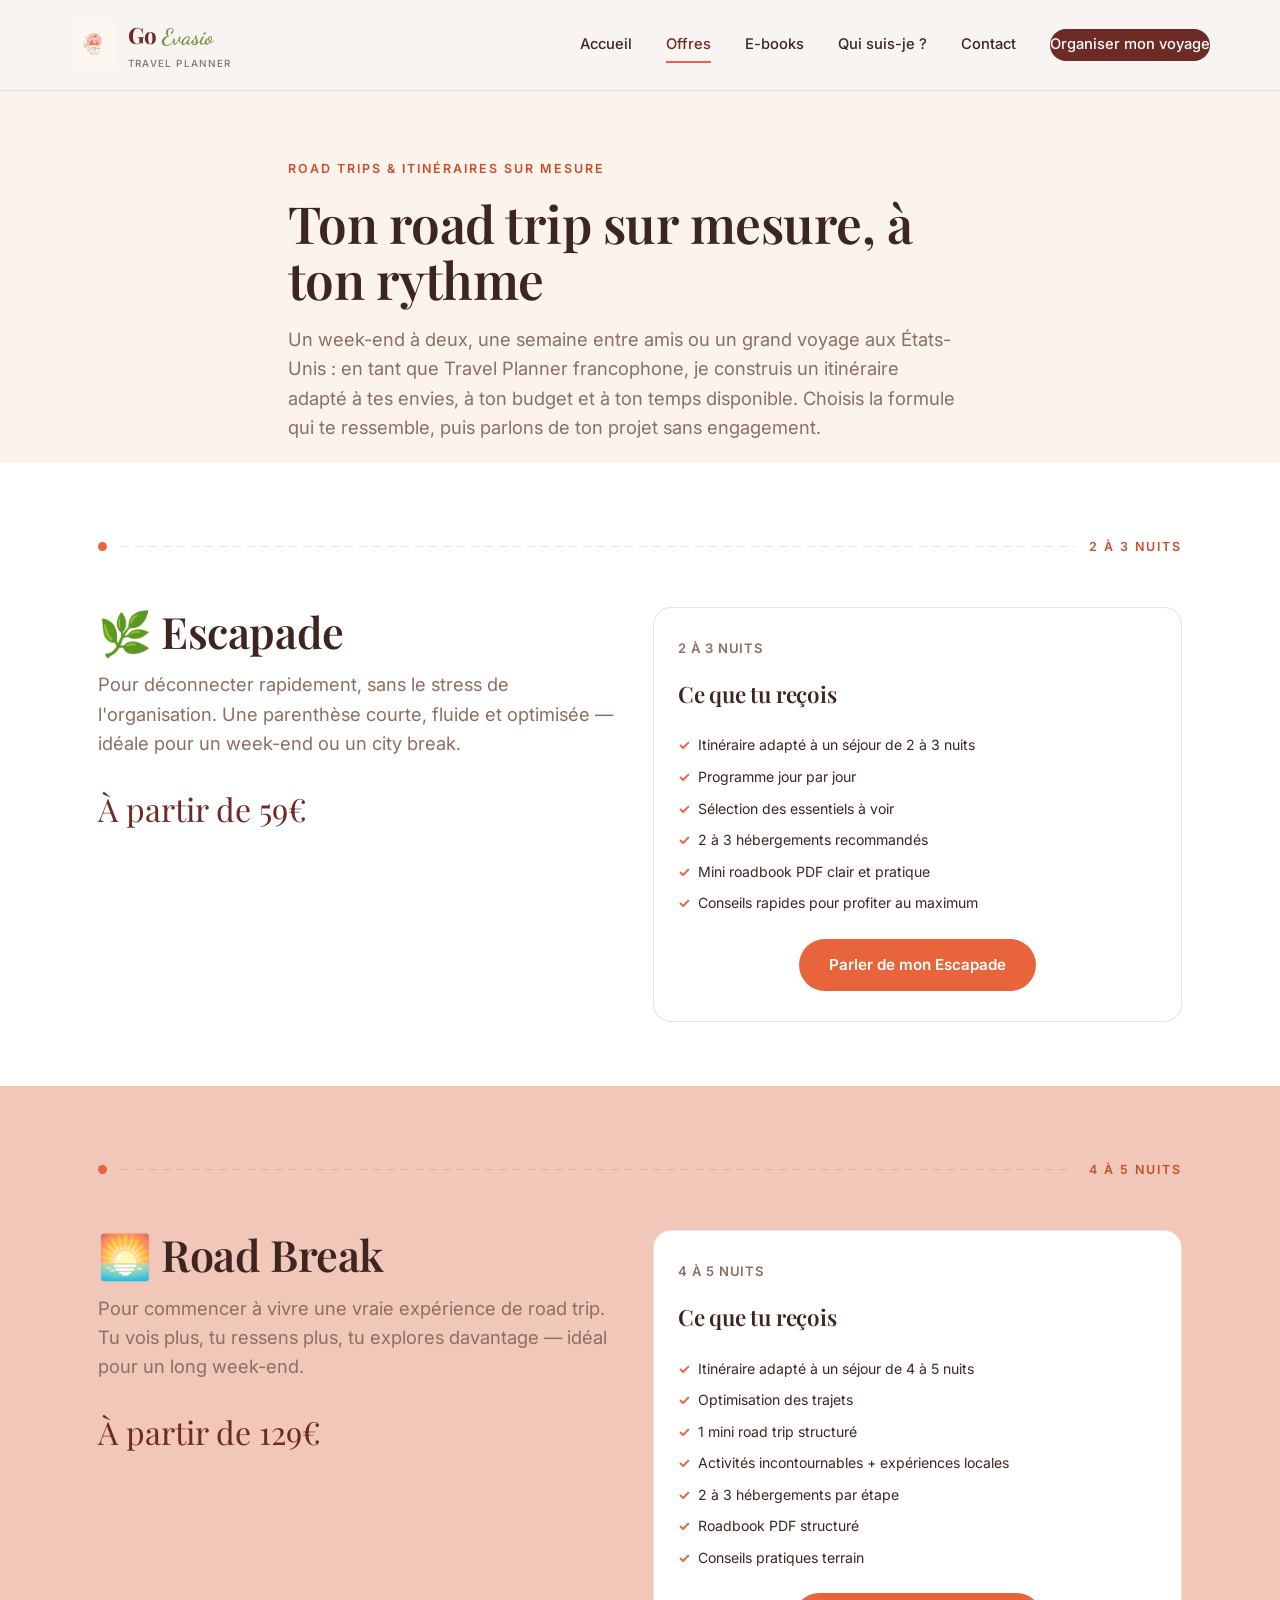
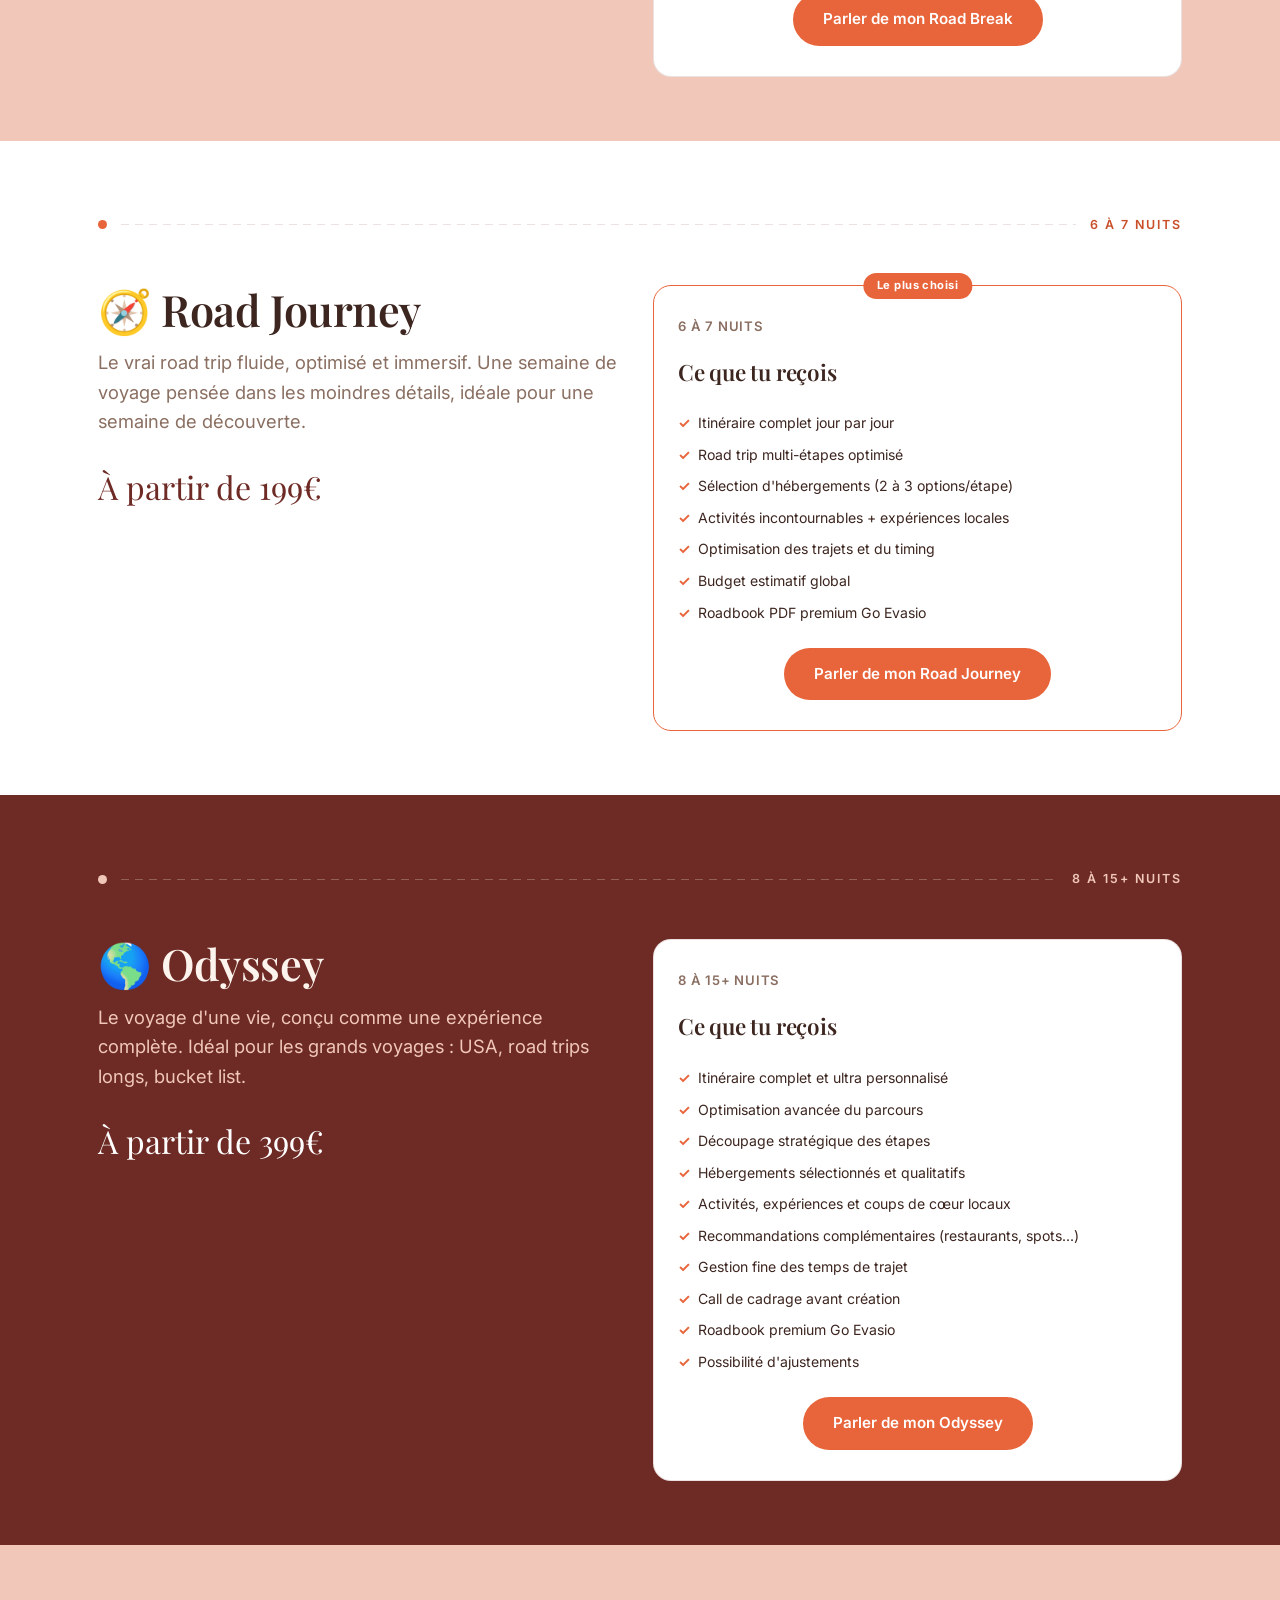
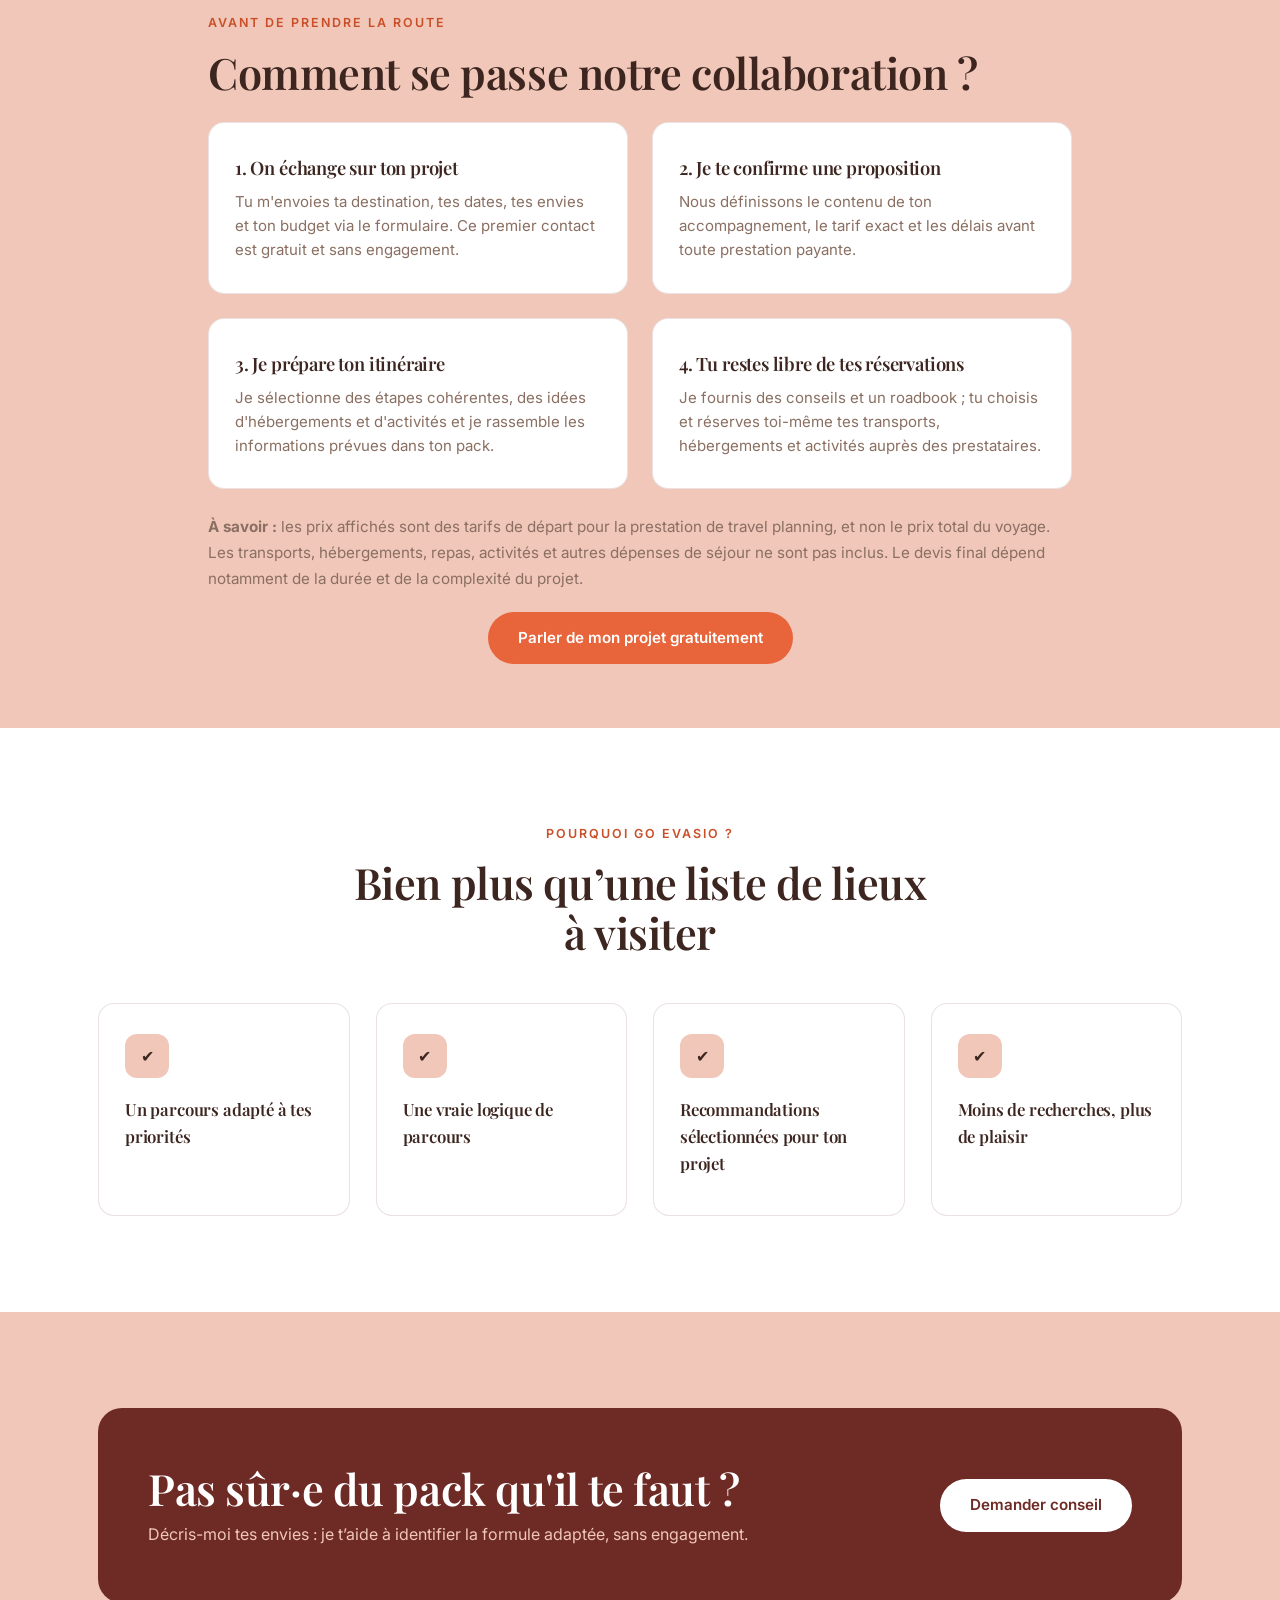
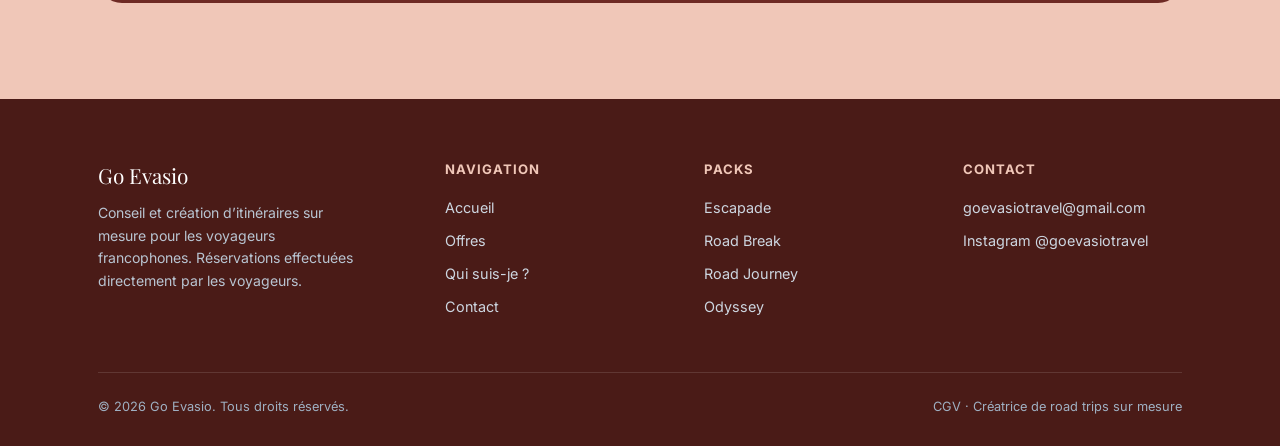
<file: offres (1).html>
<!doctype html>
<html lang="fr">
<head>
<meta charset="UTF-8">
<meta name="viewport" content="width=device-width, initial-scale=1.0">
<title>Tarifs Travel Planner | Itinéraires sur mesure – Go Evasio</title>
<meta name="description" content="Découvre les tarifs Go Evasio pour ton road trip ou itinéraire sur mesure : 4 packs dès 59 €. Travel Planner francophone, premier échange sans engagement.">
<link rel="canonical" href="https://www.goevasiotravel.com/offres.html">
<meta property="og:type" content="website">
<meta property="og:locale" content="fr_FR">
<meta property="og:title" content="Tarifs Travel Planner | Itinéraires sur mesure – Go Evasio">
<meta property="og:description" content="4 packs pour organiser ton road trip sur mesure, dès 59 €. Un itinéraire personnalisé et la liberté de réserver toi-même.">
<meta property="og:url" content="https://www.goevasiotravel.com/offres.html">
<meta name="twitter:card" content="summary">
<link rel="preconnect" href="https://fonts.googleapis.com">
<link href="https://fonts.googleapis.com/css2?family=Playfair+Display:wght@500;600;700&family=Inter:wght@400;500;600;700&family=Dancing+Script:wght@600;700&display=swap" rel="stylesheet">
<link rel="stylesheet" href="styles.css">
</head>
<body>

<header class="site-header">
  <div class="container nav-row">
    <a href="index.html" class="logo">
      <span class="mark"><img src="logo.png" alt="Go Evasio logo"></span>
      <span>Go <span class="script-accent">Evasio</span><span class="tag">Travel Planner</span></span>
    </a>
    <nav class="nav-links" id="nav-links">
      <a href="index.html">Accueil</a>
      <a href="offres.html" class="active">Offres</a>
      <a href="ebooks.html">E-books</a>
      <a href="qui-suis-je.html">Qui suis-je ?</a>
      <a href="contact.html">Contact</a>
      <a href="contact.html" class="btn-nav">Organiser mon voyage</a>
    </nav>
    <button class="burger" aria-label="Menu">
      <svg width="26" height="26" viewBox="0 0 24 24" fill="none"><path d="M3 6h18M3 12h18M3 18h18" stroke="#6E2A24" stroke-width="2" stroke-linecap="round"/></svg>
    </button>
  </div>
</header>

<section class="hero" style="padding-bottom:20px;">
  <div class="container" style="max-width:760px;">
    <span class="eyebrow">Road trips & itinéraires sur mesure</span>
    <h1 style="margin:16px 0 18px; font-size:clamp(2.1rem,4.4vw,3.2rem);">Ton road trip sur mesure, à ton rythme</h1>
    <p class="lede">Un week-end à deux, une semaine entre amis ou un grand voyage aux États-Unis : en tant que Travel Planner francophone, je construis un itinéraire adapté à tes envies, à ton budget et à ton temps disponible. Choisis la formule qui te ressemble, puis parlons de ton projet sans engagement.</p>
  </div>
</section>

<!-- ESCAPADE -->
<section id="escapade" class="bg-white section-tight">
  <div class="container">
    <div class="route-divider"><div class="dot"></div><div class="line"></div><span class="eyebrow">2 à 3 nuits</span></div>
    <div class="grid-2" style="align-items:start;">
      <div>
        <h2>🌿 Escapade</h2>
        <p class="lede" style="margin: 14px 0 24px;">Pour déconnecter rapidement, sans le stress de l'organisation. Une parenthèse courte, fluide et optimisée — idéale pour un week-end ou un city break.</p>
        <div class="price" style="font-family:var(--serif); font-size:2rem; color:var(--navy);">À partir de 59€</div>
      </div>
      <div class="pack-card">
        <span class="duration">2 à 3 nuits</span>
        <h3>Ce que tu reçois</h3>
        <ul>
          <li>Itinéraire adapté à un séjour de 2 à 3 nuits</li>
          <li>Programme jour par jour</li>
          <li>Sélection des essentiels à voir</li>
          <li>2 à 3 hébergements recommandés</li>
          <li>Mini roadbook PDF clair et pratique</li>
          <li>Conseils rapides pour profiter au maximum</li>
        </ul>
        <a href="contact.html?pack=escapade" class="btn btn-primary center">Parler de mon Escapade</a>
      </div>
    </div>
  </div>
</section>

<!-- ROAD BREAK -->
<section id="road-break" class="bg-sable section-tight">
  <div class="container">
    <div class="route-divider"><div class="dot"></div><div class="line"></div><span class="eyebrow">4 à 5 nuits</span></div>
    <div class="grid-2" style="align-items:start;">
      <div class="pack-card" style="order:2;">
        <span class="duration">4 à 5 nuits</span>
        <h3>Ce que tu reçois</h3>
        <ul>
          <li>Itinéraire adapté à un séjour de 4 à 5 nuits</li>
          <li>Optimisation des trajets</li>
          <li>1 mini road trip structuré</li>
          <li>Activités incontournables + expériences locales</li>
          <li>2 à 3 hébergements par étape</li>
          <li>Roadbook PDF structuré</li>
          <li>Conseils pratiques terrain</li>
        </ul>
        <a href="contact.html?pack=road-break" class="btn btn-primary center">Parler de mon Road Break</a>
      </div>
      <div style="order:1;">
        <h2>🌅 Road Break</h2>
        <p class="lede" style="margin: 14px 0 24px;">Pour commencer à vivre une vraie expérience de road trip. Tu vois plus, tu ressens plus, tu explores davantage — idéal pour un long week-end.</p>
        <div class="price" style="font-family:var(--serif); font-size:2rem; color:var(--navy);">À partir de 129€</div>
      </div>
    </div>
  </div>
</section>

<!-- ROAD JOURNEY -->
<section id="road-journey" class="bg-white section-tight">
  <div class="container">
    <div class="route-divider"><div class="dot"></div><div class="line"></div><span class="eyebrow">6 à 7 nuits</span></div>
    <div class="grid-2" style="align-items:start;">
      <div>
        <h2>🧭 Road Journey</h2>
        <p class="lede" style="margin: 14px 0 24px;">Le vrai road trip fluide, optimisé et immersif. Une semaine de voyage pensée dans les moindres détails, idéale pour une semaine de découverte.</p>
        <div class="price" style="font-family:var(--serif); font-size:2rem; color:var(--navy);">À partir de 199€</div>
      </div>
      <div class="pack-card featured">
        <span class="duration">6 à 7 nuits</span>
        <h3>Ce que tu reçois</h3>
        <ul>
          <li>Itinéraire complet jour par jour</li>
          <li>Road trip multi-étapes optimisé</li>
          <li>Sélection d'hébergements (2 à 3 options/étape)</li>
          <li>Activités incontournables + expériences locales</li>
          <li>Optimisation des trajets et du timing</li>
          <li>Budget estimatif global</li>
          <li>Roadbook PDF premium Go Evasio</li>
        </ul>
        <a href="contact.html?pack=road-journey" class="btn btn-primary center">Parler de mon Road Journey</a>
      </div>
    </div>
  </div>
</section>

<!-- ODYSSEY -->
<section id="odyssey" class="bg-navy section-tight">
  <div class="container">
    <div class="route-divider"><div class="dot" style="background:var(--sable);"></div><div class="line" style="background:repeating-linear-gradient(90deg, rgba(232,220,203,0.3) 0 8px, transparent 8px 14px);"></div><span class="eyebrow">8 à 15+ nuits</span></div>
    <div class="grid-2" style="align-items:start;">
      <div class="pack-card" style="order:2; background:#fff; color:var(--ink);">
        <span class="duration">8 à 15+ nuits</span>
        <h3>Ce que tu reçois</h3>
        <ul>
          <li>Itinéraire complet et ultra personnalisé</li>
          <li>Optimisation avancée du parcours</li>
          <li>Découpage stratégique des étapes</li>
          <li>Hébergements sélectionnés et qualitatifs</li>
          <li>Activités, expériences et coups de cœur locaux</li>
          <li>Recommandations complémentaires (restaurants, spots...)</li>
          <li>Gestion fine des temps de trajet</li>
          <li>Call de cadrage avant création</li>
          <li>Roadbook premium Go Evasio</li>
          <li>Possibilité d'ajustements</li>
        </ul>
        <a href="contact.html?pack=odyssey" class="btn btn-primary center">Parler de mon Odyssey</a>
      </div>
      <div style="order:1;">
        <h2>🌎 Odyssey</h2>
        <p class="lede" style="margin: 14px 0 24px; color:var(--sable);">Le voyage d'une vie, conçu comme une expérience complète. Idéal pour les grands voyages : USA, road trips longs, bucket list.</p>
        <div class="price" style="font-family:var(--serif); font-size:2rem; color:#fff;">À partir de 399€</div>
      </div>
    </div>
  </div>
</section>

<!-- INFORMATIONS ETAPES / TARIFS -->
<section class="bg-sable section-tight" aria-labelledby="infos-pratiques">
  <div class="container" style="max-width:920px;">
    <span class="eyebrow">Avant de prendre la route</span>
    <h2 id="infos-pratiques" style="margin:14px 0 24px;">Comment se passe notre collaboration ?</h2>
    <div class="grid-2" style="align-items:start;gap:24px;">
      <div class="pillar-card">
        <h3>1. On échange sur ton projet</h3>
        <p>Tu m'envoies ta destination, tes dates, tes envies et ton budget via le formulaire. Ce premier contact est gratuit et sans engagement.</p>
      </div>
      <div class="pillar-card">
        <h3>2. Je te confirme une proposition</h3>
        <p>Nous définissons le contenu de ton accompagnement, le tarif exact et les délais avant toute prestation payante.</p>
      </div>
      <div class="pillar-card">
        <h3>3. Je prépare ton itinéraire</h3>
        <p>Je sélectionne des étapes cohérentes, des idées d'hébergements et d'activités et je rassemble les informations prévues dans ton pack.</p>
      </div>
      <div class="pillar-card">
        <h3>4. Tu restes libre de tes réservations</h3>
        <p>Je fournis des conseils et un roadbook ; tu choisis et réserves toi-même tes transports, hébergements et activités auprès des prestataires.</p>
      </div>
    </div>
    <p style="margin-top:25px;color:var(--ink-soft);font-size:0.95rem;line-height:1.7;"><strong>À savoir :</strong> les prix affichés sont des tarifs de départ pour la prestation de travel planning, et non le prix total du voyage. Les transports, hébergements, repas, activités et autres dépenses de séjour ne sont pas inclus. Le devis final dépend notamment de la durée et de la complexité du projet.</p>
<a href="contact.html" class="btn btn-primary" style="display:table; margin:20px auto 0;">Parler de mon projet gratuitement</a>  
  </div>
</section>

<!-- POURQUOI -->
<section class="bg-white">
  <div class="container">
    <span class="eyebrow center" style="display:block;">Pourquoi Go Evasio ?</span>
    <h2 class="center" style="margin:14px auto 46px; max-width:600px;">Bien plus qu’une liste de lieux à visiter</h2>
    <div class="grid-4">
      <div class="pillar-card"><div class="icon">✔</div><h3 style="font-size:1.05rem;">Un parcours adapté à tes priorités</h3></div>
      <div class="pillar-card"><div class="icon">✔</div><h3 style="font-size:1.05rem;">Une vraie logique de parcours</h3></div>
      <div class="pillar-card"><div class="icon">✔</div><h3 style="font-size:1.05rem;">Recommandations sélectionnées pour ton projet</h3></div>
      <div class="pillar-card"><div class="icon">✔</div><h3 style="font-size:1.05rem;">Moins de recherches, plus de plaisir</h3></div>
    </div>
  </div>
</section>

<section class="bg-sable">
  <div class="container">
    <div class="cta-band" style="background:var(--navy);">
      <div>
        <h2>Pas sûr·e du pack qu'il te faut ?</h2>
        <p>Décris-moi tes envies : je t’aide à identifier la formule adaptée, sans engagement.</p>
      </div>
      <a href="contact.html" class="btn btn-light">Demander conseil</a>
    </div>
  </div>
</section>

<footer class="site-footer">
  <div class="container">
    <div class="footer-grid">
      <div>
        <div class="footer-logo">Go Evasio</div>
        <p style="font-size:0.88rem; color:#b8c4d1; max-width:30ch;">Conseil et création d’itinéraires sur mesure pour les voyageurs francophones. Réservations effectuées directement par les voyageurs.</p>
      </div>
      <div>
        <h4>Navigation</h4>
        <ul>
          <li><a href="index.html">Accueil</a></li>
          <li><a href="offres.html">Offres</a></li>
          <li><a href="qui-suis-je.html">Qui suis-je ?</a></li>
          <li><a href="contact.html">Contact</a></li>
        </ul>
      </div>
      <div>
        <h4>Packs</h4>
        <ul>
          <li><a href="offres.html#escapade">Escapade</a></li>
          <li><a href="offres.html#road-break">Road Break</a></li>
          <li><a href="offres.html#road-journey">Road Journey</a></li>
          <li><a href="offres.html#odyssey">Odyssey</a></li>
        </ul>
      </div>
      <div>
        <h4>Contact</h4>
        <ul>
          <li><a href="mailto:goevasiotravel@gmail.com">goevasiotravel@gmail.com</a></li>
          <li><a href="https://instagram.com/goevasiotravel" target="_blank" rel="noopener">Instagram @goevasiotravel</a></li>
        </ul>
      </div>
    </div>
    <div class="footer-bottom">
      <span>© 2026 Go Evasio. Tous droits réservés.</span>
      <span><a href="cgv.html" style="color:#9fb0c2;">CGV</a> · Créatrice de road trips sur mesure</span>
    </div>
  </div>
</footer>

<script src="app.js"></script>
</body>
</html>
</file>
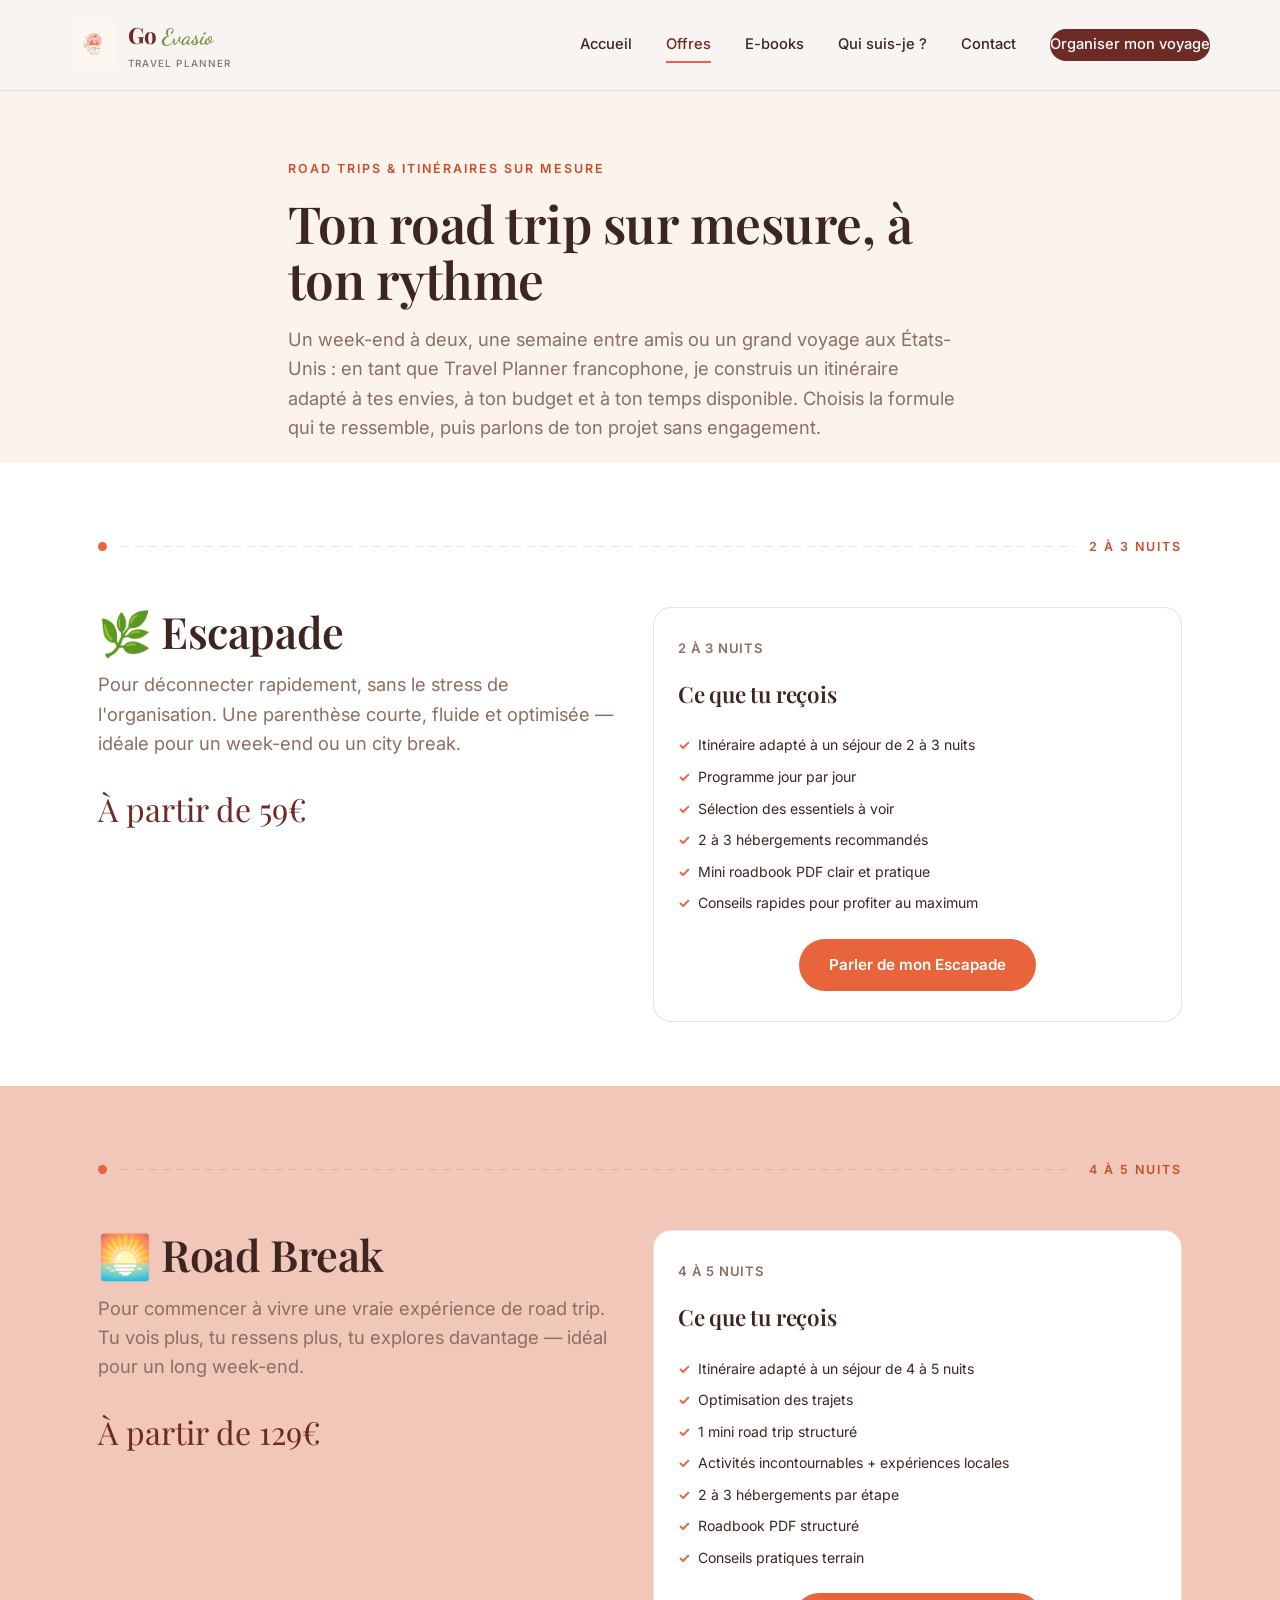
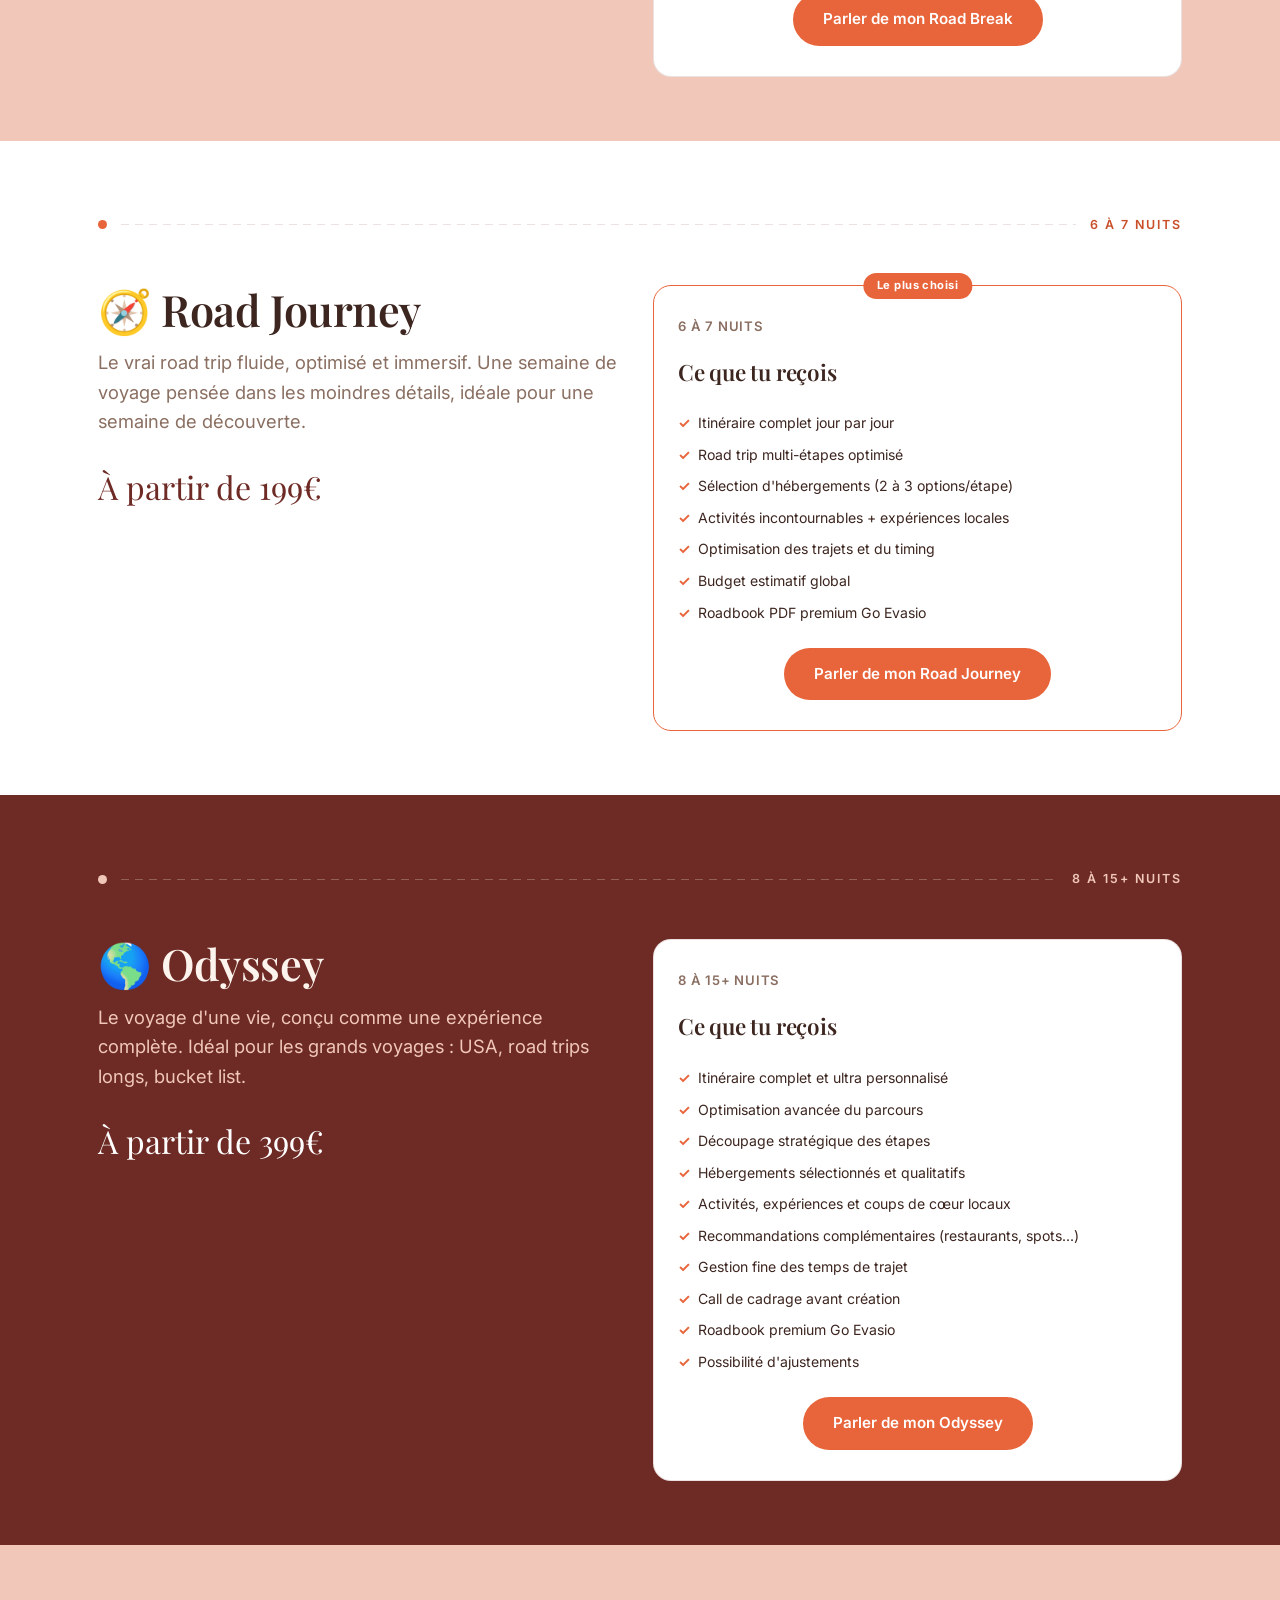
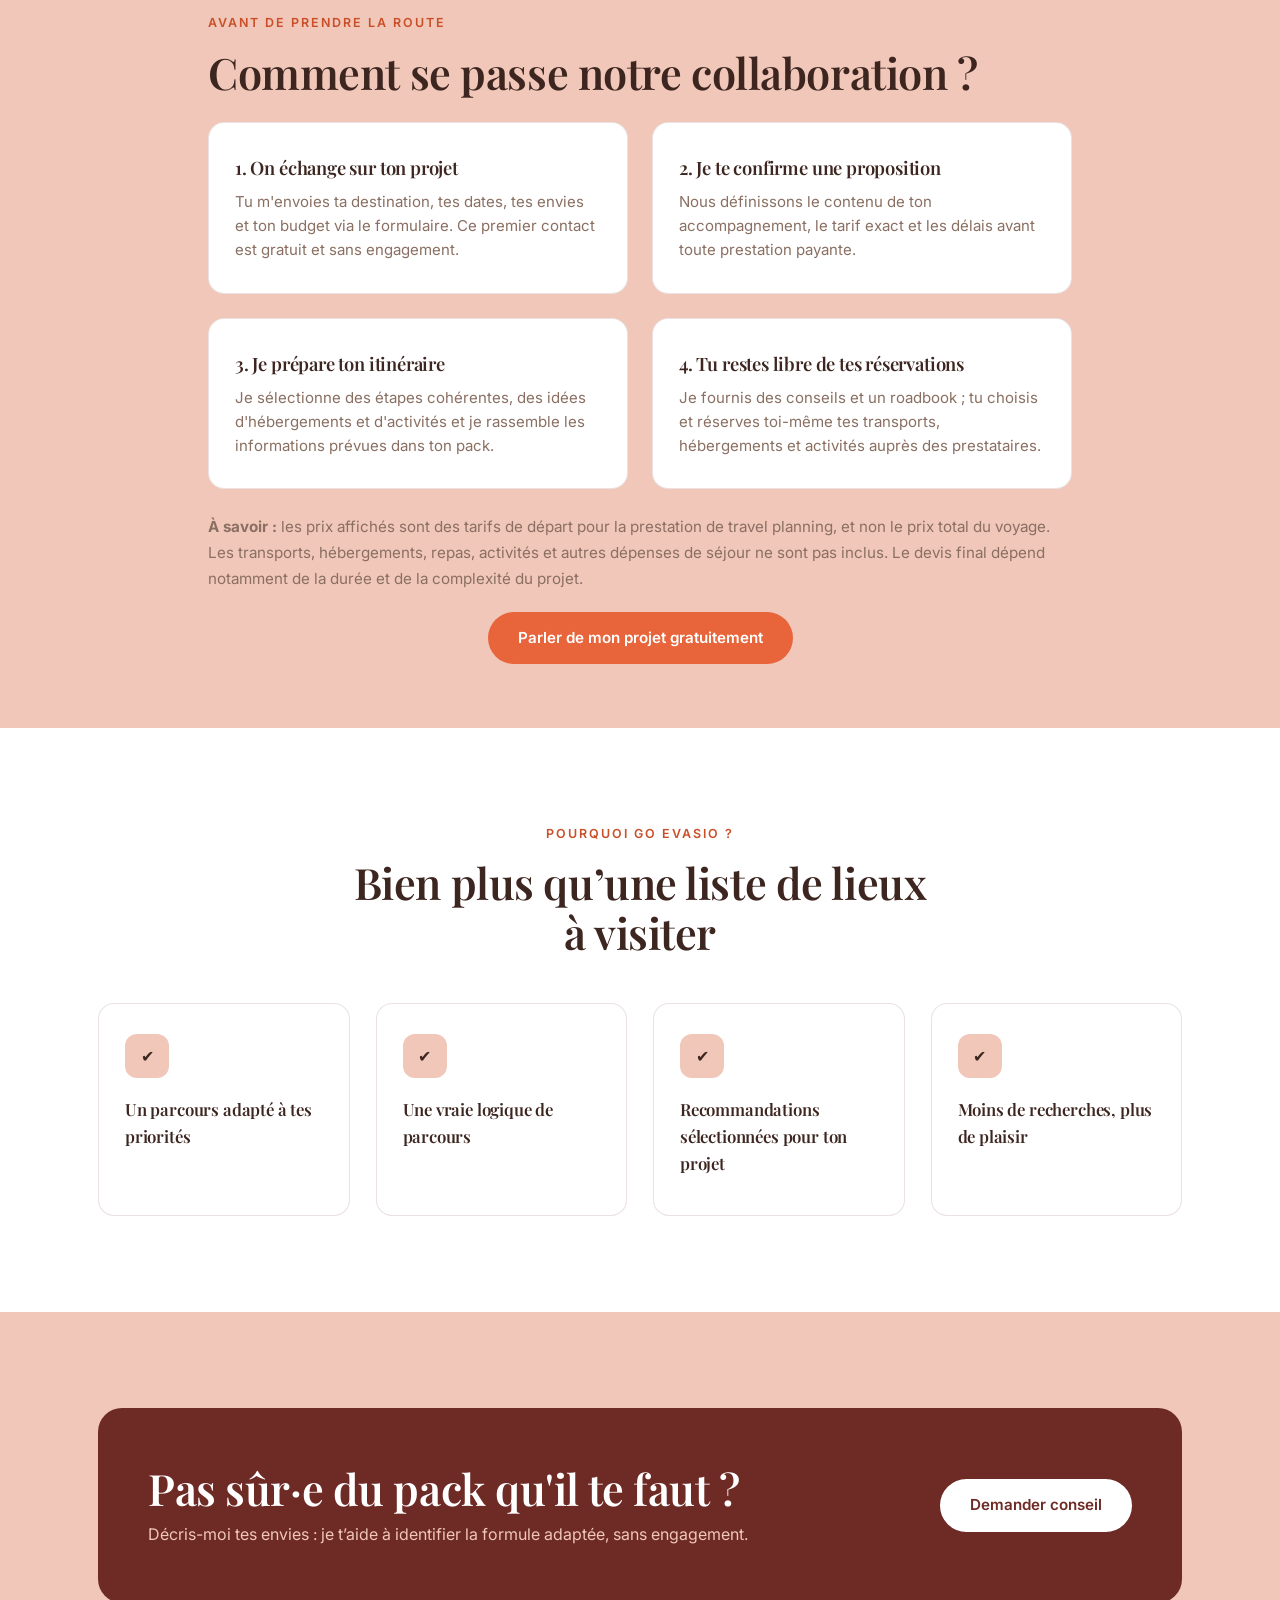
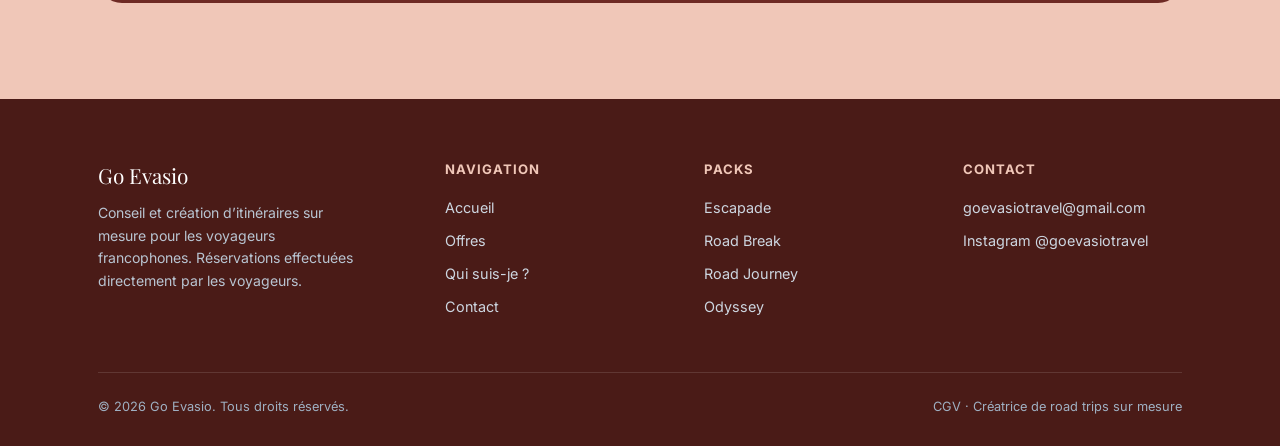
<file: offres.html>
<!doctype html>
<html lang="fr">
<head>
<meta charset="UTF-8">
<meta name="viewport" content="width=device-width, initial-scale=1.0">
<title>Tarifs Travel Planner | Itinéraires sur mesure – Go Evasio</title>
<meta name="description" content="Découvre les tarifs Go Evasio pour ton road trip ou itinéraire sur mesure : 4 packs dès 59 €. Travel Planner francophone, premier échange sans engagement.">
<link rel="canonical" href="https://www.goevasiotravel.com/offres.html">
<meta property="og:type" content="website">
<meta property="og:locale" content="fr_FR">
<meta property="og:title" content="Tarifs Travel Planner | Itinéraires sur mesure – Go Evasio">
<meta property="og:description" content="4 packs pour organiser ton road trip sur mesure, dès 59 €. Un itinéraire personnalisé et la liberté de réserver toi-même.">
<meta property="og:url" content="https://www.goevasiotravel.com/offres.html">
<meta name="twitter:card" content="summary">
<link rel="preconnect" href="https://fonts.googleapis.com">
<link href="https://fonts.googleapis.com/css2?family=Playfair+Display:wght@500;600;700&family=Inter:wght@400;500;600;700&family=Dancing+Script:wght@600;700&display=swap" rel="stylesheet">
<link rel="stylesheet" href="styles.css">
</head>
<body>

<header class="site-header">
  <div class="container nav-row">
    <a href="index.html" class="logo">
      <span class="mark"><img src="logo.png" alt="Go Evasio logo"></span>
      <span>Go <span class="script-accent">Evasio</span><span class="tag">Travel Planner</span></span>
    </a>
    <nav class="nav-links" id="nav-links">
      <a href="index.html">Accueil</a>
      <a href="offres.html" class="active">Offres</a>
      <a href="ebooks.html">E-books</a>
      <a href="qui-suis-je.html">Qui suis-je ?</a>
      <a href="contact.html">Contact</a>
      <a href="contact.html" class="btn-nav">Organiser mon voyage</a>
    </nav>
    <button class="burger" aria-label="Menu">
      <svg width="26" height="26" viewBox="0 0 24 24" fill="none"><path d="M3 6h18M3 12h18M3 18h18" stroke="#6E2A24" stroke-width="2" stroke-linecap="round"/></svg>
    </button>
  </div>
</header>

<section class="hero" style="padding-bottom:20px;">
  <div class="container" style="max-width:760px;">
    <span class="eyebrow">Road trips & itinéraires sur mesure</span>
    <h1 style="margin:16px 0 18px; font-size:clamp(2.1rem,4.4vw,3.2rem);">Ton road trip sur mesure, à ton rythme</h1>
    <p class="lede">Un week-end à deux, une semaine entre amis ou un grand voyage aux États-Unis : en tant que Travel Planner francophone, je construis un itinéraire adapté à tes envies, à ton budget et à ton temps disponible. Choisis la formule qui te ressemble, puis parlons de ton projet sans engagement.</p>
  </div>
</section>

<!-- ESCAPADE -->
<section id="escapade" class="bg-white section-tight">
  <div class="container">
    <div class="route-divider"><div class="dot"></div><div class="line"></div><span class="eyebrow">2 à 3 nuits</span></div>
    <div class="grid-2" style="align-items:start;">
      <div>
        <h2>🌿 Escapade</h2>
        <p class="lede" style="margin: 14px 0 24px;">Pour déconnecter rapidement, sans le stress de l'organisation. Une parenthèse courte, fluide et optimisée — idéale pour un week-end ou un city break.</p>
        <div class="price" style="font-family:var(--serif); font-size:2rem; color:var(--navy);">À partir de 59€</div>
      </div>
      <div class="pack-card">
        <span class="duration">2 à 3 nuits</span>
        <h3>Ce que tu reçois</h3>
        <ul>
          <li>Itinéraire adapté à un séjour de 2 à 3 nuits</li>
          <li>Programme jour par jour</li>
          <li>Sélection des essentiels à voir</li>
          <li>2 à 3 hébergements recommandés</li>
          <li>Mini roadbook PDF clair et pratique</li>
          <li>Conseils rapides pour profiter au maximum</li>
        </ul>
        <a href="contact.html?pack=escapade" class="btn btn-primary center">Parler de mon Escapade</a>
      </div>
    </div>
  </div>
</section>

<!-- ROAD BREAK -->
<section id="road-break" class="bg-sable section-tight">
  <div class="container">
    <div class="route-divider"><div class="dot"></div><div class="line"></div><span class="eyebrow">4 à 5 nuits</span></div>
    <div class="grid-2" style="align-items:start;">
      <div class="pack-card" style="order:2;">
        <span class="duration">4 à 5 nuits</span>
        <h3>Ce que tu reçois</h3>
        <ul>
          <li>Itinéraire adapté à un séjour de 4 à 5 nuits</li>
          <li>Optimisation des trajets</li>
          <li>1 mini road trip structuré</li>
          <li>Activités incontournables + expériences locales</li>
          <li>2 à 3 hébergements par étape</li>
          <li>Roadbook PDF structuré</li>
          <li>Conseils pratiques terrain</li>
        </ul>
        <a href="contact.html?pack=road-break" class="btn btn-primary center">Parler de mon Road Break</a>
      </div>
      <div style="order:1;">
        <h2>🌅 Road Break</h2>
        <p class="lede" style="margin: 14px 0 24px;">Pour commencer à vivre une vraie expérience de road trip. Tu vois plus, tu ressens plus, tu explores davantage — idéal pour un long week-end.</p>
        <div class="price" style="font-family:var(--serif); font-size:2rem; color:var(--navy);">À partir de 129€</div>
      </div>
    </div>
  </div>
</section>

<!-- ROAD JOURNEY -->
<section id="road-journey" class="bg-white section-tight">
  <div class="container">
    <div class="route-divider"><div class="dot"></div><div class="line"></div><span class="eyebrow">6 à 7 nuits</span></div>
    <div class="grid-2" style="align-items:start;">
      <div>
        <h2>🧭 Road Journey</h2>
        <p class="lede" style="margin: 14px 0 24px;">Le vrai road trip fluide, optimisé et immersif. Une semaine de voyage pensée dans les moindres détails, idéale pour une semaine de découverte.</p>
        <div class="price" style="font-family:var(--serif); font-size:2rem; color:var(--navy);">À partir de 199€</div>
      </div>
      <div class="pack-card featured">
        <span class="duration">6 à 7 nuits</span>
        <h3>Ce que tu reçois</h3>
        <ul>
          <li>Itinéraire complet jour par jour</li>
          <li>Road trip multi-étapes optimisé</li>
          <li>Sélection d'hébergements (2 à 3 options/étape)</li>
          <li>Activités incontournables + expériences locales</li>
          <li>Optimisation des trajets et du timing</li>
          <li>Budget estimatif global</li>
          <li>Roadbook PDF premium Go Evasio</li>
        </ul>
        <a href="contact.html?pack=road-journey" class="btn btn-primary center">Parler de mon Road Journey</a>
      </div>
    </div>
  </div>
</section>

<!-- ODYSSEY -->
<section id="odyssey" class="bg-navy section-tight">
  <div class="container">
    <div class="route-divider"><div class="dot" style="background:var(--sable);"></div><div class="line" style="background:repeating-linear-gradient(90deg, rgba(232,220,203,0.3) 0 8px, transparent 8px 14px);"></div><span class="eyebrow">8 à 15+ nuits</span></div>
    <div class="grid-2" style="align-items:start;">
      <div class="pack-card" style="order:2; background:#fff; color:var(--ink);">
        <span class="duration">8 à 15+ nuits</span>
        <h3>Ce que tu reçois</h3>
        <ul>
          <li>Itinéraire complet et ultra personnalisé</li>
          <li>Optimisation avancée du parcours</li>
          <li>Découpage stratégique des étapes</li>
          <li>Hébergements sélectionnés et qualitatifs</li>
          <li>Activités, expériences et coups de cœur locaux</li>
          <li>Recommandations complémentaires (restaurants, spots...)</li>
          <li>Gestion fine des temps de trajet</li>
          <li>Call de cadrage avant création</li>
          <li>Roadbook premium Go Evasio</li>
          <li>Possibilité d'ajustements</li>
        </ul>
        <a href="contact.html?pack=odyssey" class="btn btn-primary center">Parler de mon Odyssey</a>
      </div>
      <div style="order:1;">
        <h2>🌎 Odyssey</h2>
        <p class="lede" style="margin: 14px 0 24px; color:var(--sable);">Le voyage d'une vie, conçu comme une expérience complète. Idéal pour les grands voyages : USA, road trips longs, bucket list.</p>
        <div class="price" style="font-family:var(--serif); font-size:2rem; color:#fff;">À partir de 399€</div>
      </div>
    </div>
  </div>
</section>

<!-- INFORMATIONS ETAPES / TARIFS -->
<section class="bg-sable section-tight" aria-labelledby="infos-pratiques">
  <div class="container" style="max-width:920px;">
    <span class="eyebrow">Avant de prendre la route</span>
    <h2 id="infos-pratiques" style="margin:14px 0 24px;">Comment se passe notre collaboration ?</h2>
    <div class="grid-2" style="align-items:start;gap:24px;">
      <div class="pillar-card">
        <h3>1. On échange sur ton projet</h3>
        <p>Tu m'envoies ta destination, tes dates, tes envies et ton budget via le formulaire. Ce premier contact est gratuit et sans engagement.</p>
      </div>
      <div class="pillar-card">
        <h3>2. Je te confirme une proposition</h3>
        <p>Nous définissons le contenu de ton accompagnement, le tarif exact et les délais avant toute prestation payante.</p>
      </div>
      <div class="pillar-card">
        <h3>3. Je prépare ton itinéraire</h3>
        <p>Je sélectionne des étapes cohérentes, des idées d'hébergements et d'activités et je rassemble les informations prévues dans ton pack.</p>
      </div>
      <div class="pillar-card">
        <h3>4. Tu restes libre de tes réservations</h3>
        <p>Je fournis des conseils et un roadbook ; tu choisis et réserves toi-même tes transports, hébergements et activités auprès des prestataires.</p>
      </div>
    </div>
    <p style="margin-top:25px;color:var(--ink-soft);font-size:0.95rem;line-height:1.7;"><strong>À savoir :</strong> les prix affichés sont des tarifs de départ pour la prestation de travel planning, et non le prix total du voyage. Les transports, hébergements, repas, activités et autres dépenses de séjour ne sont pas inclus. Le devis final dépend notamment de la durée et de la complexité du projet.</p>
<a href="contact.html" class="btn btn-primary" style="display:table; margin:20px auto 0;">Parler de mon projet gratuitement</a>  
  </div>
</section>

<!-- POURQUOI -->
<section class="bg-white">
  <div class="container">
    <span class="eyebrow center" style="display:block;">Pourquoi Go Evasio ?</span>
    <h2 class="center" style="margin:14px auto 46px; max-width:600px;">Bien plus qu’une liste de lieux à visiter</h2>
    <div class="grid-4">
      <div class="pillar-card"><div class="icon">✔</div><h3 style="font-size:1.05rem;">Un parcours adapté à tes priorités</h3></div>
      <div class="pillar-card"><div class="icon">✔</div><h3 style="font-size:1.05rem;">Une vraie logique de parcours</h3></div>
      <div class="pillar-card"><div class="icon">✔</div><h3 style="font-size:1.05rem;">Recommandations sélectionnées pour ton projet</h3></div>
      <div class="pillar-card"><div class="icon">✔</div><h3 style="font-size:1.05rem;">Moins de recherches, plus de plaisir</h3></div>
    </div>
  </div>
</section>

<section class="bg-sable">
  <div class="container">
    <div class="cta-band" style="background:var(--navy);">
      <div>
        <h2>Pas sûr·e du pack qu'il te faut ?</h2>
        <p>Décris-moi tes envies : je t’aide à identifier la formule adaptée, sans engagement.</p>
      </div>
      <a href="contact.html" class="btn btn-light">Demander conseil</a>
    </div>
  </div>
</section>

<footer class="site-footer">
  <div class="container">
    <div class="footer-grid">
      <div>
        <div class="footer-logo">Go Evasio</div>
        <p style="font-size:0.88rem; color:#b8c4d1; max-width:30ch;">Conseil et création d’itinéraires sur mesure pour les voyageurs francophones. Réservations effectuées directement par les voyageurs.</p>
      </div>
      <div>
        <h4>Navigation</h4>
        <ul>
          <li><a href="index.html">Accueil</a></li>
          <li><a href="offres.html">Offres</a></li>
          <li><a href="qui-suis-je.html">Qui suis-je ?</a></li>
          <li><a href="contact.html">Contact</a></li>
        </ul>
      </div>
      <div>
        <h4>Packs</h4>
        <ul>
          <li><a href="offres.html#escapade">Escapade</a></li>
          <li><a href="offres.html#road-break">Road Break</a></li>
          <li><a href="offres.html#road-journey">Road Journey</a></li>
          <li><a href="offres.html#odyssey">Odyssey</a></li>
        </ul>
      </div>
      <div>
        <h4>Contact</h4>
        <ul>
          <li><a href="mailto:goevasiotravel@gmail.com">goevasiotravel@gmail.com</a></li>
          <li><a href="https://instagram.com/goevasiotravel" target="_blank" rel="noopener">Instagram @goevasiotravel</a></li>
        </ul>
      </div>
    </div>
    <div class="footer-bottom">
      <span>© 2026 Go Evasio. Tous droits réservés.</span>
      <span><a href="cgv.html" style="color:#9fb0c2;">CGV</a> · Créatrice de road trips sur mesure</span>
    </div>
  </div>
</footer>

<script src="app.js"></script>
</body>
</html>
</file>
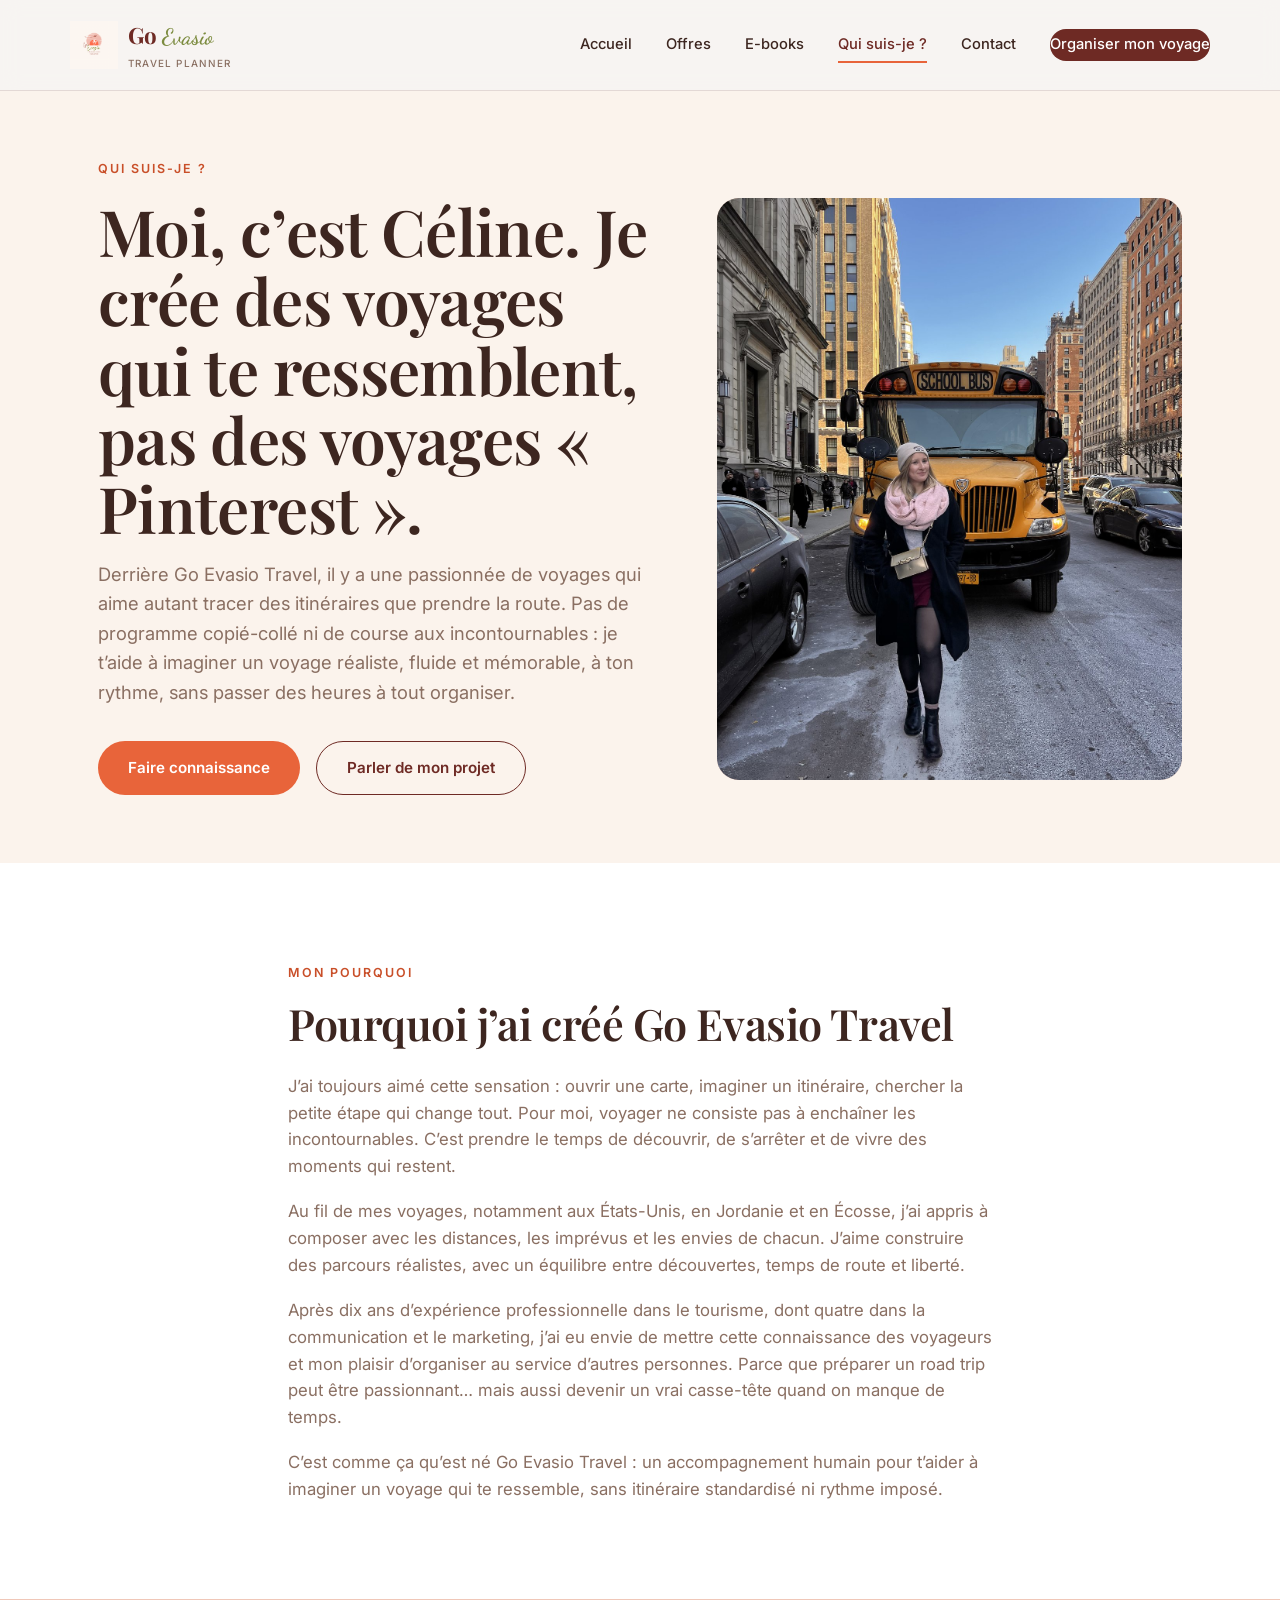
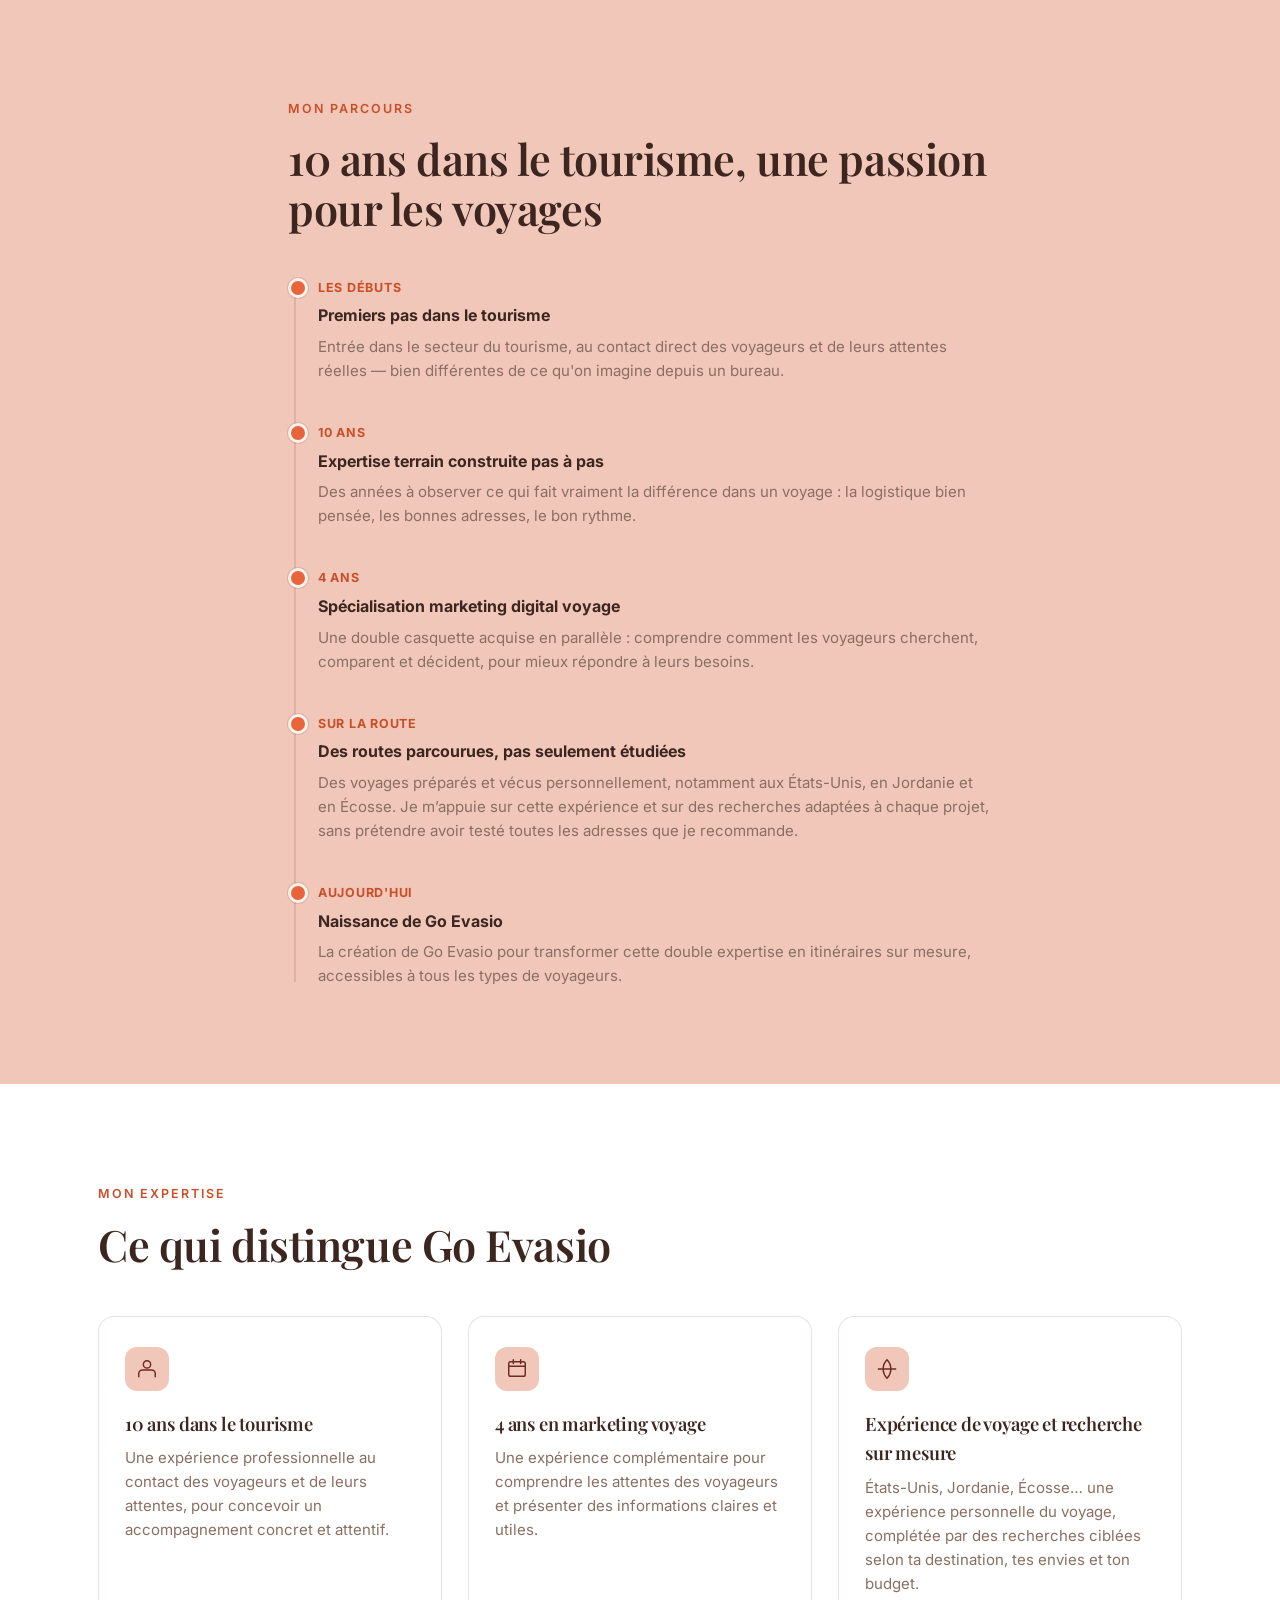
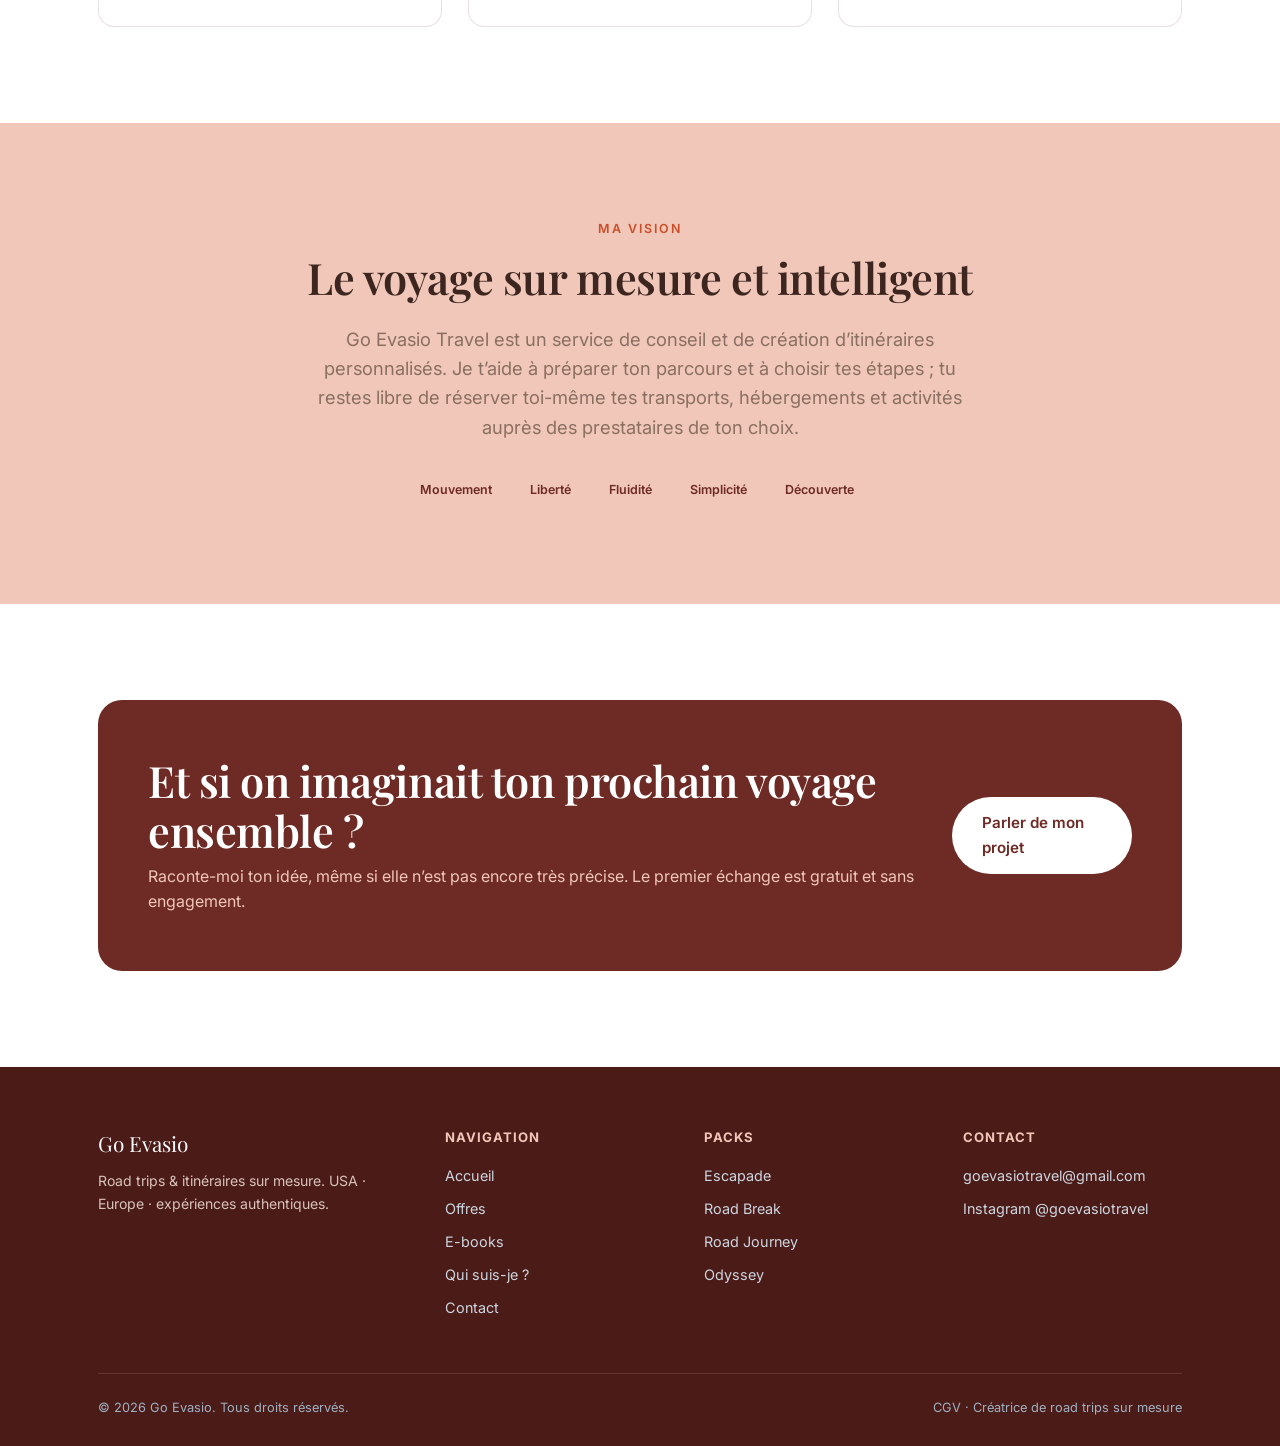
<file: qui-suis-je 2.html>
<!doctype html>
<html lang="fr">
<head>
<meta charset="UTF-8">
<meta name="viewport" content="width=device-width, initial-scale=1.0">
<title>Qui suis-je ? Céline, créatrice de road trips sur mesure — Go Evasio</title>
<meta name="description" content="Découvre Céline, fondatrice de Go Evasio Travel : 10 ans d’expérience dans le tourisme et une passion pour les itinéraires personnalisés, pensés selon tes envies et ton rythme.">
<meta name="author" content="Céline — Go Evasio">
<meta name="robots" content="index, follow">
<link rel="canonical" href="https://www.goevasiotravel.com/qui-suis-je.html">
<meta property="og:type" content="profile">
<meta property="og:title" content="Qui suis-je ? Céline, créatrice de road trips sur mesure — Go Evasio">
<meta property="og:description" content="Derrière Go Evasio Travel, découvre Céline, passionnée de voyages et créatrice d’itinéraires sur mesure pour partir à ton rythme.">
<meta property="og:image" content="https://www.goevasiotravel.com/portrait.jpg">
<script type="application/ld+json">
{
  "@context": "https://schema.org",
  "@type": "Person",
  "name": "Céline",
  "jobTitle": "Créatrice de road trips sur mesure",
  "worksFor": {
    "@type": "Organization",
    "name": "Go Evasio Travel"
  },
  "image": "https://www.goevasiotravel.com/portrait.jpg",
  "description": "Céline, fondatrice de Go Evasio, passionnée de voyages et spécialiste de l'organisation de road trips sur mesure.",
  "knowsAbout": ["Road trips", "Itinéraires sur mesure", "Jordanie", "États-Unis", "Écosse", "Tourisme"]
}
</script>
<link rel="preconnect" href="https://fonts.googleapis.com">
<link href="https://fonts.googleapis.com/css2?family=Playfair+Display:wght@500;600;700&family=Inter:wght@400;500;600;700&family=Dancing+Script:wght@600;700&display=swap" rel="stylesheet">
<link rel="stylesheet" href="styles.css">
</head>
<body>

<header class="site-header">
  <div class="container nav-row">
    <a href="index.html" class="logo">
      <span class="mark"><img src="logo.png" alt="Go Evasio logo"></span>
      <span>Go <span class="script-accent">Evasio</span><span class="tag">Travel Planner</span></span>
    </a>
    <nav class="nav-links" id="nav-links">
      <a href="index.html">Accueil</a>
      <a href="offres.html">Offres</a>
      <a href="ebooks.html">E-books</a>
      <a href="qui-suis-je.html" class="active">Qui suis-je ?</a>
      <a href="contact.html">Contact</a>
      <a href="contact.html" class="btn-nav">Organiser mon voyage</a>
    </nav>
    <button class="burger" aria-label="Menu">
      <svg width="26" height="26" viewBox="0 0 24 24" fill="none"><path d="M3 6h18M3 12h18M3 18h18" stroke="#6E2A24" stroke-width="2" stroke-linecap="round"/></svg>
    </button>
  </div>
</header>

<!-- HERO PORTRAIT -->
<section class="hero">
  <div class="container hero-grid">
    <div class="hero-content">
      <span class="eyebrow">Qui suis-je ?</span>
      <h1 style="margin:16px 0 18px;">Moi, c’est Céline. Je crée des voyages qui te ressemblent, pas des voyages « Pinterest ».</h1>
      <p class="lede">Derrière Go Evasio Travel, il y a une passionnée de voyages qui aime autant tracer des itinéraires que prendre la route. Pas de programme copié-collé ni de course aux incontournables : je t’aide à imaginer un voyage réaliste, fluide et mémorable, à ton rythme, sans passer des heures à tout organiser.</p>
      <div class="hero-cta-row">
        <a href="#parcours" class="btn btn-primary">Faire connaissance</a>
        <a href="contact.html" class="btn btn-ghost">Parler de mon projet</a>
      </div>
    </div>
    <div class="portrait-frame">
      <img src="portrait.jpg" alt="Céline, fondatrice de Go Evasio et créatrice de road trips sur mesure, en voyage dans une rue de New York" style="object-position: 50% 40%;">
    </div>
  </div>
</section>

<!-- MON POURQUOI -->
<section class="bg-white">
  <div class="container" style="max-width:760px;">
    <span class="eyebrow">Mon pourquoi</span>
    <h2 style="margin:14px 0 24px;">Pourquoi j’ai créé Go Evasio Travel</h2>
    <p style="font-size:1.05rem; color:var(--ink-soft); margin-bottom:18px;">J’ai toujours aimé cette sensation : ouvrir une carte, imaginer un itinéraire, chercher la petite étape qui change tout. Pour moi, voyager ne consiste pas à enchaîner les incontournables. C’est prendre le temps de découvrir, de s’arrêter et de vivre des moments qui restent.</p>
    <p style="font-size:1.05rem; color:var(--ink-soft); margin-bottom:18px;">Au fil de mes voyages, notamment aux États-Unis, en Jordanie et en Écosse, j’ai appris à composer avec les distances, les imprévus et les envies de chacun. J’aime construire des parcours réalistes, avec un équilibre entre découvertes, temps de route et liberté.</p>
    <p style="font-size:1.05rem; color:var(--ink-soft); margin-bottom:18px;">Après dix ans d’expérience professionnelle dans le tourisme, dont quatre dans la communication et le marketing, j’ai eu envie de mettre cette connaissance des voyageurs et mon plaisir d’organiser au service d’autres personnes. Parce que préparer un road trip peut être passionnant… mais aussi devenir un vrai casse-tête quand on manque de temps.</p>
    <p style="font-size:1.05rem; color:var(--ink-soft);">C’est comme ça qu’est né Go Evasio Travel : un accompagnement humain pour t’aider à imaginer un voyage qui te ressemble, sans itinéraire standardisé ni rythme imposé.</p>
  </div>
</section>

<!-- PARCOURS -->
<section id="parcours" class="bg-sable">
  <div class="container" style="max-width:760px;">
    <span class="eyebrow">Mon parcours</span>
    <h2 style="margin:14px 0 40px;">10 ans dans le tourisme, une passion pour les voyages</h2>
    <div class="timeline">
      <div class="timeline-item">
        <span class="year">Les débuts</span>
        <h4>Premiers pas dans le tourisme</h4>
        <p>Entrée dans le secteur du tourisme, au contact direct des voyageurs et de leurs attentes réelles — bien différentes de ce qu'on imagine depuis un bureau.</p>
      </div>
      <div class="timeline-item">
        <span class="year">10 ans</span>
        <h4>Expertise terrain construite pas à pas</h4>
        <p>Des années à observer ce qui fait vraiment la différence dans un voyage : la logistique bien pensée, les bonnes adresses, le bon rythme.</p>
      </div>
      <div class="timeline-item">
        <span class="year">4 ans</span>
        <h4>Spécialisation marketing digital voyage</h4>
        <p>Une double casquette acquise en parallèle : comprendre comment les voyageurs cherchent, comparent et décident, pour mieux répondre à leurs besoins.</p>
      </div>
      <div class="timeline-item">
        <span class="year">Sur la route</span>
        <h4>Des routes parcourues, pas seulement étudiées</h4>
        <p>Des voyages préparés et vécus personnellement, notamment aux États-Unis, en Jordanie et en Écosse. Je m’appuie sur cette expérience et sur des recherches adaptées à chaque projet, sans prétendre avoir testé toutes les adresses que je recommande.</p>
      </div>
      <div class="timeline-item">
        <span class="year">Aujourd'hui</span>
        <h4>Naissance de Go Evasio</h4>
        <p>La création de Go Evasio pour transformer cette double expertise en itinéraires sur mesure, accessibles à tous les types de voyageurs.</p>
      </div>
    </div>
  </div>
</section>

<!-- CE QUI DISTINGUE -->
<section class="bg-white">
  <div class="container">
    <span class="eyebrow">Mon expertise</span>
    <h2 style="margin:14px 0 46px;">Ce qui distingue Go Evasio</h2>
    <div class="grid-3">
      <div class="pillar-card">
        <div class="icon"><svg width="22" height="22" viewBox="0 0 24 24" fill="none"><path d="M3 21v-4a4 4 0 0 1 4-4h10a4 4 0 0 1 4 4v4" stroke="#6E2A24" stroke-width="1.6"/><circle cx="12" cy="7" r="4" stroke="#6E2A24" stroke-width="1.6"/></svg></div>
        <h3>10 ans dans le tourisme</h3>
        <p>Une expérience professionnelle au contact des voyageurs et de leurs attentes, pour concevoir un accompagnement concret et attentif.</p>
      </div>
      <div class="pillar-card">
        <div class="icon"><svg width="22" height="22" viewBox="0 0 24 24" fill="none"><rect x="3" y="4" width="18" height="16" rx="2" stroke="#6E2A24" stroke-width="1.6"/><path d="M3 9h18M8 2v4M16 2v4" stroke="#6E2A24" stroke-width="1.6" stroke-linecap="round"/></svg></div>
        <h3>4 ans en marketing voyage</h3>
        <p>Une expérience complémentaire pour comprendre les attentes des voyageurs et présenter des informations claires et utiles.</p>
      </div>
      <div class="pillar-card">
        <div class="icon"><svg width="22" height="22" viewBox="0 0 24 24" fill="none"><path d="M2 12h20M12 2c2.8 2.8 4.2 6.4 4.2 10S14.8 19.2 12 22c-2.8-2.8-4.2-6.4-4.2-10S9.2 4.8 12 2Z" stroke="#6E2A24" stroke-width="1.6"/></svg></div>
        <h3>Expérience de voyage et recherche sur mesure</h3>
        <p>États-Unis, Jordanie, Écosse… une expérience personnelle du voyage, complétée par des recherches ciblées selon ta destination, tes envies et ton budget.</p>
      </div>
    </div>
  </div>
</section>

<!-- VISION -->
<section class="bg-sable">
  <div class="container" style="max-width:820px;">
    <span class="eyebrow center" style="display:block;">Ma vision</span>
    <h2 class="center" style="margin:14px auto 22px;">Le voyage sur mesure et intelligent</h2>
    <p class="lede center" style="margin:0 auto 30px;">Go Evasio Travel est un service de conseil et de création d’itinéraires personnalisés. Je t’aide à préparer ton parcours et à choisir tes étapes ; tu restes libre de réserver toi-même tes transports, hébergements et activités auprès des prestataires de ton choix.</p>
    <div class="center">
      <span class="tag-chip">Mouvement</span>
      <span class="tag-chip">Liberté</span>
      <span class="tag-chip">Fluidité</span>
      <span class="tag-chip">Simplicité</span>
      <span class="tag-chip">Découverte</span>
    </div>
  </div>
</section>

<section class="bg-white">
  <div class="container">
    <div class="cta-band">
      <div>
        <h2>Et si on imaginait ton prochain voyage ensemble ?</h2>
        <p>Raconte-moi ton idée, même si elle n’est pas encore très précise. Le premier échange est gratuit et sans engagement.</p>
      </div>
      <a href="contact.html" class="btn btn-light">Parler de mon projet</a>
    </div>
  </div>
</section>

<footer class="site-footer">
  <div class="container">
    <div class="footer-grid">
      <div>
        <div class="footer-logo">Go Evasio</div>
        <p style="font-size:0.88rem; color:#d9c2bb; max-width:30ch;">Road trips & itinéraires sur mesure. USA · Europe · expériences authentiques.</p>
      </div>
      <div>
        <h4>Navigation</h4>
        <ul>
          <li><a href="index.html">Accueil</a></li>
          <li><a href="offres.html">Offres</a></li>
          <li><a href="ebooks.html">E-books</a></li>
          <li><a href="qui-suis-je.html">Qui suis-je ?</a></li>
          <li><a href="contact.html">Contact</a></li>
        </ul>
      </div>
      <div>
        <h4>Packs</h4>
        <ul>
          <li><a href="offres.html#escapade">Escapade</a></li>
          <li><a href="offres.html#road-break">Road Break</a></li>
          <li><a href="offres.html#road-journey">Road Journey</a></li>
          <li><a href="offres.html#odyssey">Odyssey</a></li>
        </ul>
      </div>
      <div>
        <h4>Contact</h4>
        <ul>
          <li><a href="mailto:goevasiotravel@gmail.com">goevasiotravel@gmail.com</a></li>
          <li><a href="https://instagram.com/goevasiotravel" target="_blank" rel="noopener">Instagram @goevasiotravel</a></li>
        </ul>
      </div>
    </div>
    <div class="footer-bottom">
      <span>© 2026 Go Evasio. Tous droits réservés.</span>
      <span><a href="cgv.html" style="color:#9fb0c2;">CGV</a> · Créatrice de road trips sur mesure</span>
    </div>
  </div>
</footer>

<script src="app.js"></script>
</body>
</html>
</file>
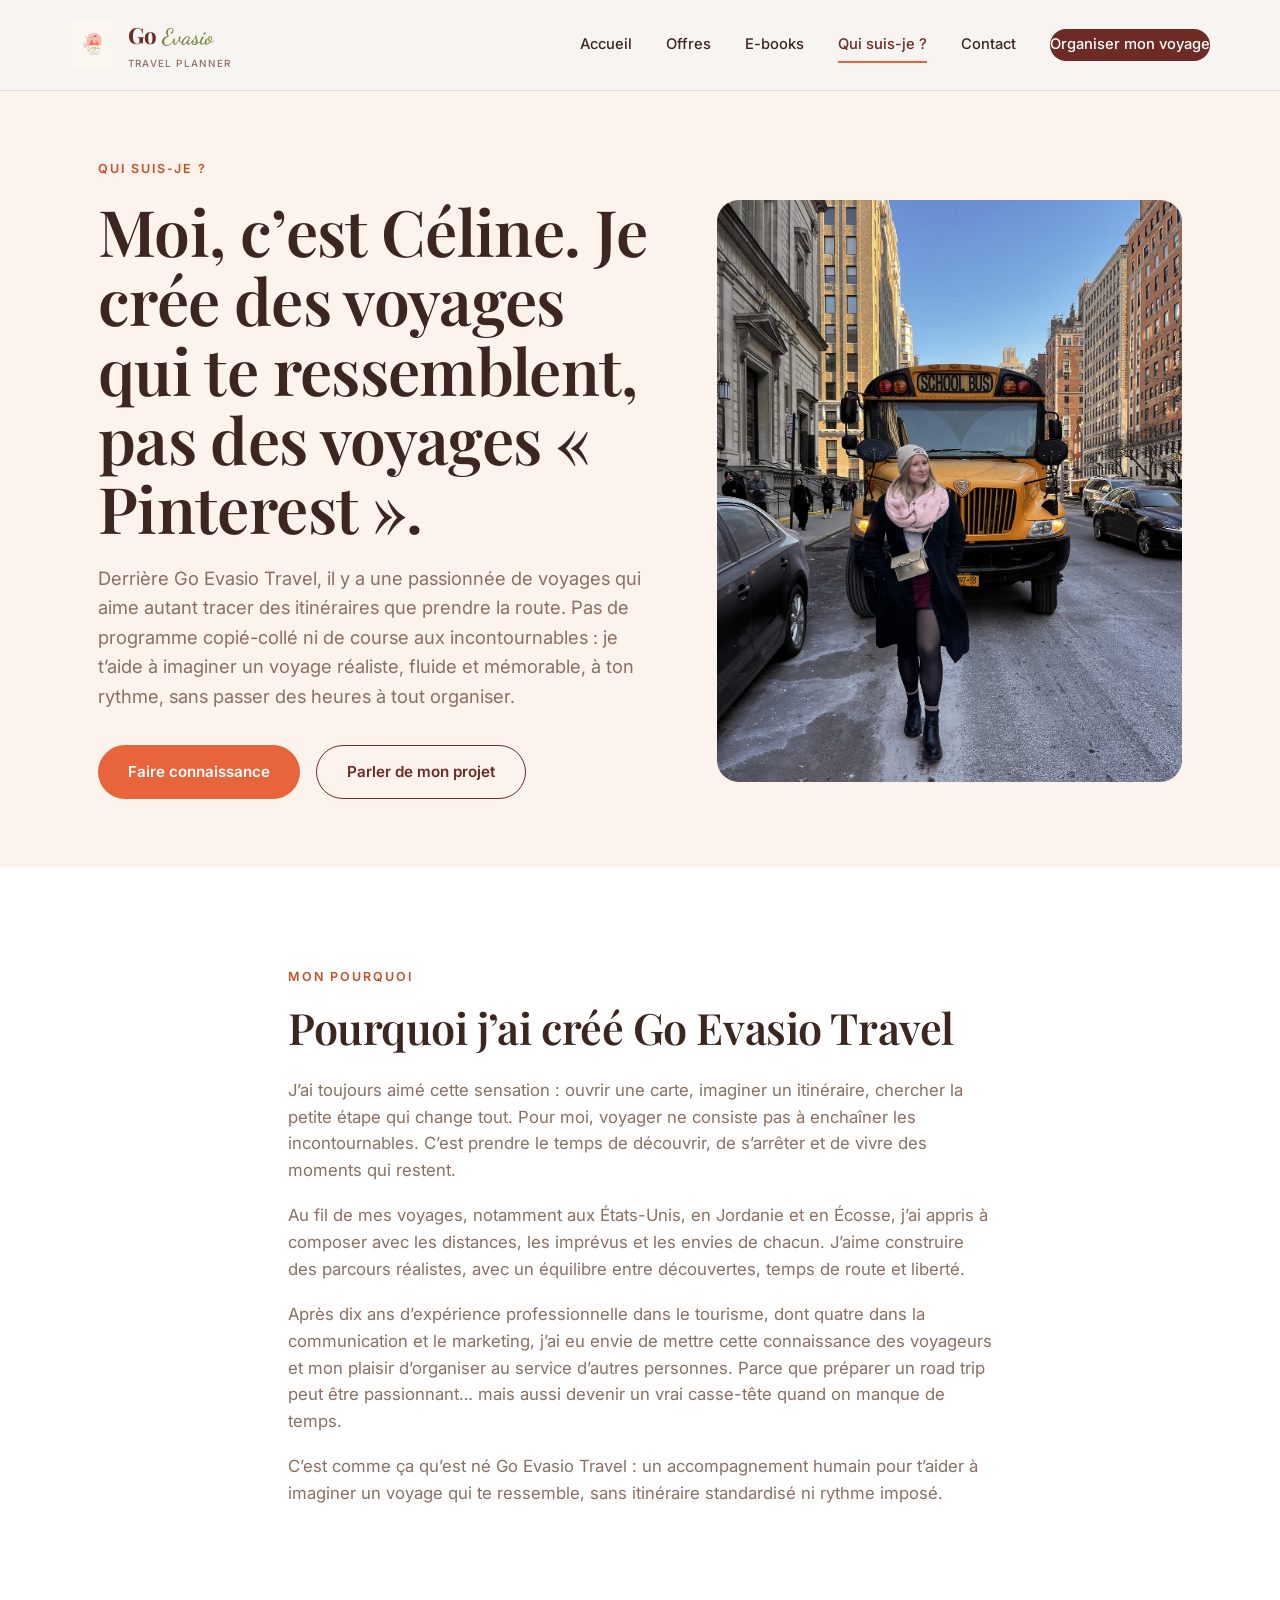
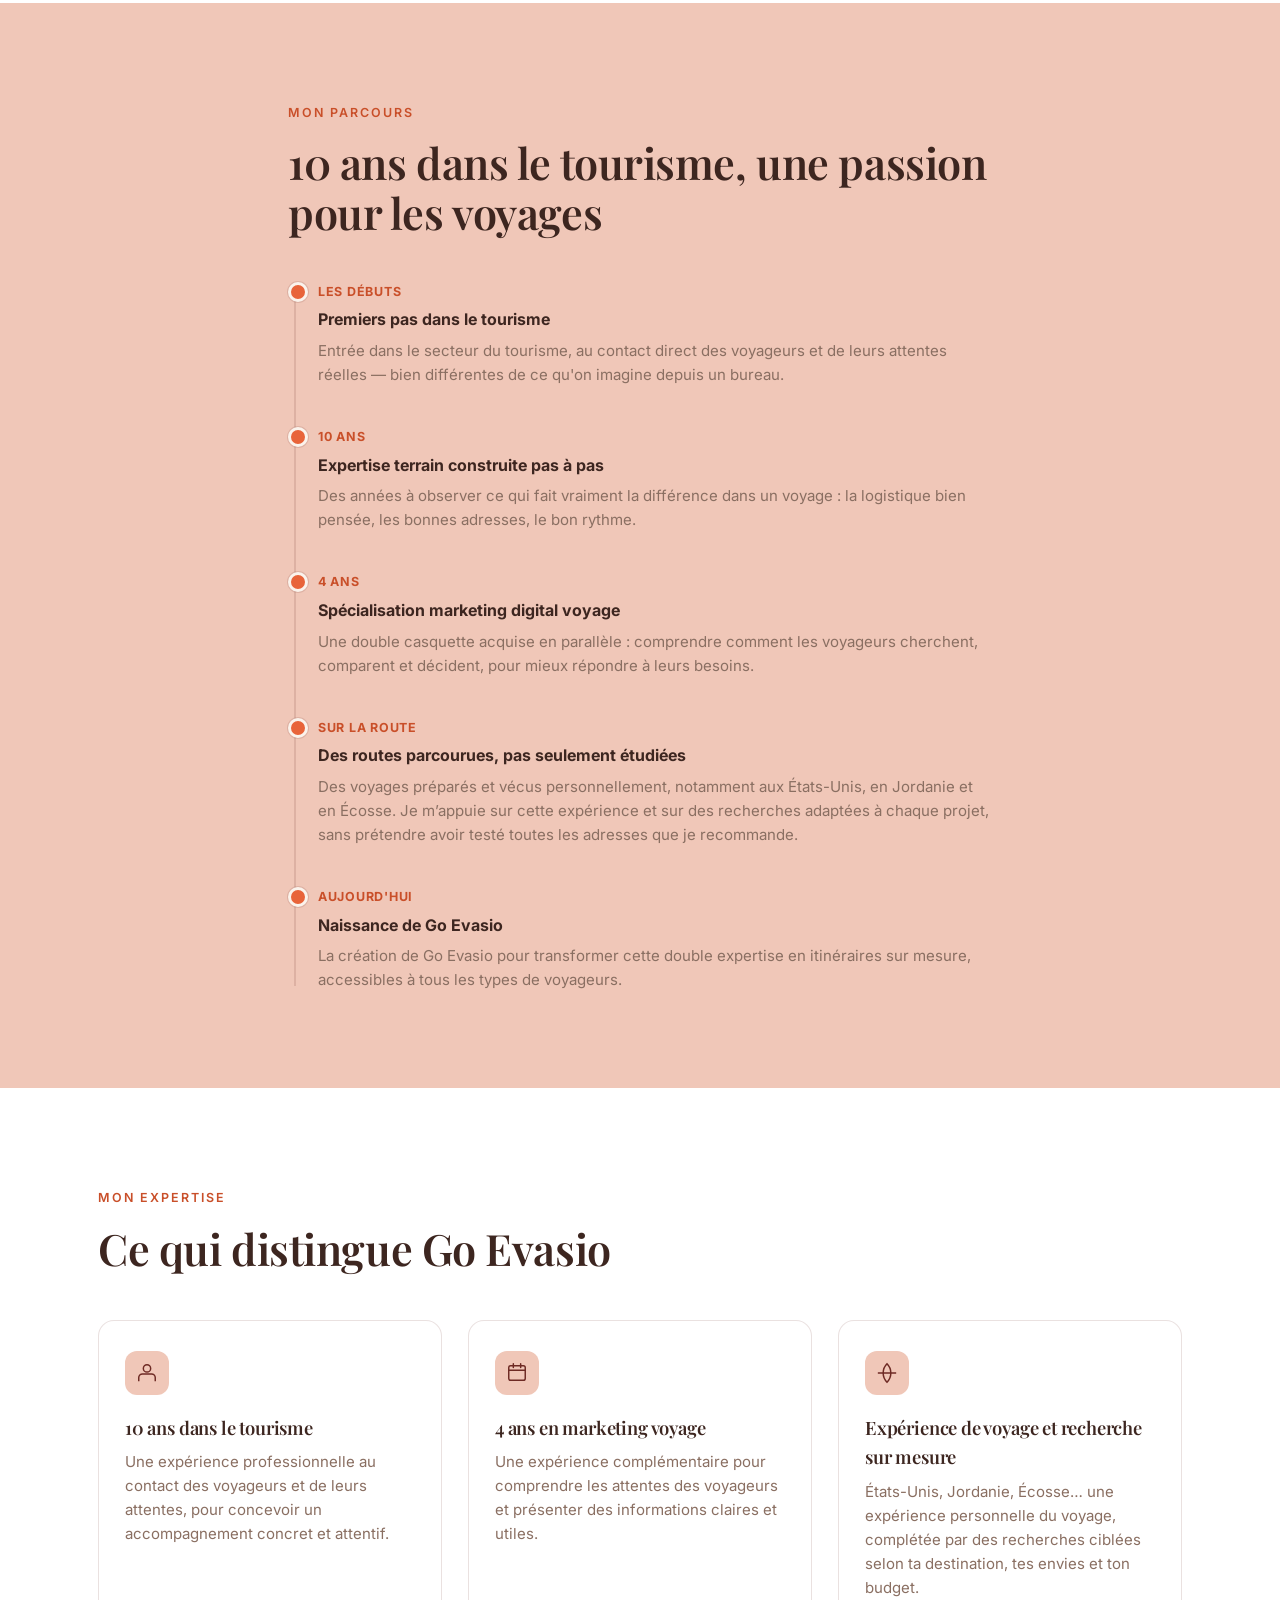
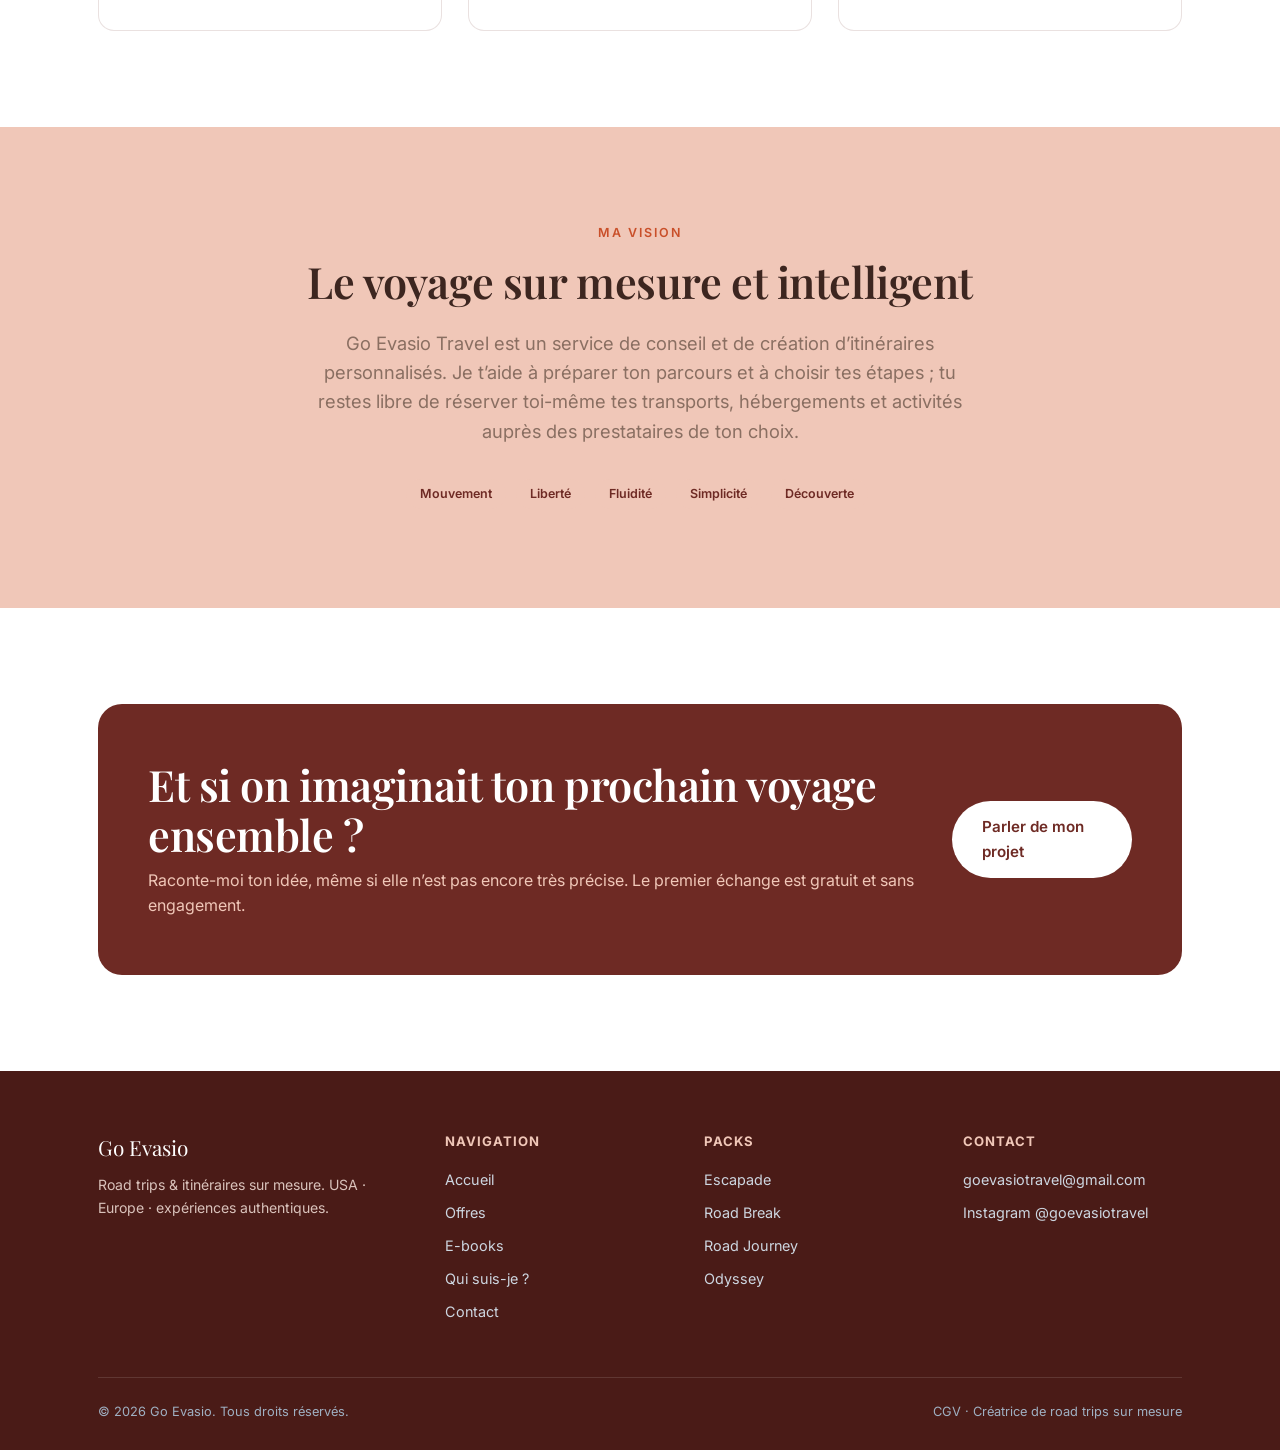
<file: qui-suis-je-final.html>
<!doctype html>
<html lang="fr">
<head>
<meta charset="UTF-8">
<meta name="viewport" content="width=device-width, initial-scale=1.0">
<title>Qui suis-je ? Céline, créatrice de road trips sur mesure — Go Evasio</title>
<meta name="description" content="Découvre Céline, fondatrice de Go Evasio Travel : 10 ans d’expérience dans le tourisme et une passion pour les itinéraires personnalisés, pensés selon tes envies et ton rythme.">
<meta name="author" content="Céline — Go Evasio">
<meta name="robots" content="index, follow">
<link rel="canonical" href="https://www.goevasiotravel.com/qui-suis-je.html">
<meta property="og:type" content="profile">
<meta property="og:title" content="Qui suis-je ? Céline, créatrice de road trips sur mesure — Go Evasio">
<meta property="og:description" content="Derrière Go Evasio Travel, découvre Céline, passionnée de voyages et créatrice d’itinéraires sur mesure pour partir à ton rythme.">
<meta property="og:image" content="https://www.goevasiotravel.com/portrait.jpg">
<script type="application/ld+json">
{
  "@context": "https://schema.org",
  "@type": "Person",
  "name": "Céline",
  "jobTitle": "Créatrice de road trips sur mesure",
  "worksFor": {
    "@type": "Organization",
    "name": "Go Evasio Travel"
  },
  "image": "https://www.goevasiotravel.com/portrait.jpg",
  "description": "Céline, fondatrice de Go Evasio, passionnée de voyages et spécialiste de l'organisation de road trips sur mesure.",
  "knowsAbout": ["Road trips", "Itinéraires sur mesure", "Jordanie", "États-Unis", "Écosse", "Tourisme"]
}
</script>
<link rel="preconnect" href="https://fonts.googleapis.com">
<link href="https://fonts.googleapis.com/css2?family=Playfair+Display:wght@500;600;700&family=Inter:wght@400;500;600;700&family=Dancing+Script:wght@600;700&display=swap" rel="stylesheet">
<link rel="stylesheet" href="styles.css">
</head>
<body>

<header class="site-header">
  <div class="container nav-row">
    <a href="index.html" class="logo">
      <span class="mark"><img src="logo.png" alt="Go Evasio logo"></span>
      <span>Go <span class="script-accent">Evasio</span><span class="tag">Travel Planner</span></span>
    </a>
    <nav class="nav-links" id="nav-links">
      <a href="index.html">Accueil</a>
      <a href="offres.html">Offres</a>
      <a href="ebooks.html">E-books</a>
      <a href="qui-suis-je.html" class="active">Qui suis-je ?</a>
      <a href="contact.html">Contact</a>
      <a href="contact.html" class="btn-nav">Organiser mon voyage</a>
    </nav>
    <button class="burger" aria-label="Menu">
      <svg width="26" height="26" viewBox="0 0 24 24" fill="none"><path d="M3 6h18M3 12h18M3 18h18" stroke="#6E2A24" stroke-width="2" stroke-linecap="round"/></svg>
    </button>
  </div>
</header>

<!-- HERO PORTRAIT -->
<section class="hero">
  <div class="container hero-grid">
    <div class="hero-content">
      <span class="eyebrow">Qui suis-je ?</span>
      <h1 style="margin:16px 0 22px;">Moi, c’est Céline. Je crée des voyages qui te ressemblent, pas des voyages « Pinterest ».</h1>
      <p class="lede">Derrière Go Evasio Travel, il y a une passionnée de voyages qui aime autant tracer des itinéraires que prendre la route. Pas de programme copié-collé ni de course aux incontournables : je t’aide à imaginer un voyage réaliste, fluide et mémorable, à ton rythme, sans passer des heures à tout organiser.</p>
      <div class="hero-cta-row">
        <a href="#parcours" class="btn btn-primary">Faire connaissance</a>
        <a href="contact.html" class="btn btn-ghost">Parler de mon projet</a>
      </div>
    </div>
    <div class="portrait-frame">
      <img src="portrait.jpg" alt="Céline, fondatrice de Go Evasio et créatrice de road trips sur mesure, en voyage dans une rue de New York" style="object-position: 50% 40%;">
    </div>
  </div>
</section>

<!-- MON POURQUOI -->
<section class="bg-white">
  <div class="container" style="max-width:760px;">
    <span class="eyebrow">Mon pourquoi</span>
    <h2 style="margin:14px 0 24px;">Pourquoi j’ai créé Go Evasio Travel</h2>
    <p style="font-size:1.05rem; color:var(--ink-soft); margin-bottom:18px;">J’ai toujours aimé cette sensation : ouvrir une carte, imaginer un itinéraire, chercher la petite étape qui change tout. Pour moi, voyager ne consiste pas à enchaîner les incontournables. C’est prendre le temps de découvrir, de s’arrêter et de vivre des moments qui restent.</p>
    <p style="font-size:1.05rem; color:var(--ink-soft); margin-bottom:18px;">Au fil de mes voyages, notamment aux États-Unis, en Jordanie et en Écosse, j’ai appris à composer avec les distances, les imprévus et les envies de chacun. J’aime construire des parcours réalistes, avec un équilibre entre découvertes, temps de route et liberté.</p>
    <p style="font-size:1.05rem; color:var(--ink-soft); margin-bottom:18px;">Après dix ans d’expérience professionnelle dans le tourisme, dont quatre dans la communication et le marketing, j’ai eu envie de mettre cette connaissance des voyageurs et mon plaisir d’organiser au service d’autres personnes. Parce que préparer un road trip peut être passionnant… mais aussi devenir un vrai casse-tête quand on manque de temps.</p>
    <p style="font-size:1.05rem; color:var(--ink-soft);">C’est comme ça qu’est né Go Evasio Travel : un accompagnement humain pour t’aider à imaginer un voyage qui te ressemble, sans itinéraire standardisé ni rythme imposé.</p>
  </div>
</section>

<!-- PARCOURS -->
<section id="parcours" class="bg-sable">
  <div class="container" style="max-width:760px;">
    <span class="eyebrow">Mon parcours</span>
    <h2 style="margin:14px 0 40px;">10 ans dans le tourisme, une passion pour les voyages</h2>
    <div class="timeline">
      <div class="timeline-item">
        <span class="year">Les débuts</span>
        <h4>Premiers pas dans le tourisme</h4>
        <p>Entrée dans le secteur du tourisme, au contact direct des voyageurs et de leurs attentes réelles — bien différentes de ce qu'on imagine depuis un bureau.</p>
      </div>
      <div class="timeline-item">
        <span class="year">10 ans</span>
        <h4>Expertise terrain construite pas à pas</h4>
        <p>Des années à observer ce qui fait vraiment la différence dans un voyage : la logistique bien pensée, les bonnes adresses, le bon rythme.</p>
      </div>
      <div class="timeline-item">
        <span class="year">4 ans</span>
        <h4>Spécialisation marketing digital voyage</h4>
        <p>Une double casquette acquise en parallèle : comprendre comment les voyageurs cherchent, comparent et décident, pour mieux répondre à leurs besoins.</p>
      </div>
      <div class="timeline-item">
        <span class="year">Sur la route</span>
        <h4>Des routes parcourues, pas seulement étudiées</h4>
        <p>Des voyages préparés et vécus personnellement, notamment aux États-Unis, en Jordanie et en Écosse. Je m’appuie sur cette expérience et sur des recherches adaptées à chaque projet, sans prétendre avoir testé toutes les adresses que je recommande.</p>
      </div>
      <div class="timeline-item">
        <span class="year">Aujourd'hui</span>
        <h4>Naissance de Go Evasio</h4>
        <p>La création de Go Evasio pour transformer cette double expertise en itinéraires sur mesure, accessibles à tous les types de voyageurs.</p>
      </div>
    </div>
  </div>
</section>

<!-- CE QUI DISTINGUE -->
<section class="bg-white">
  <div class="container">
    <span class="eyebrow">Mon expertise</span>
    <h2 style="margin:14px 0 46px;">Ce qui distingue Go Evasio</h2>
    <div class="grid-3">
      <div class="pillar-card">
        <div class="icon"><svg width="22" height="22" viewBox="0 0 24 24" fill="none"><path d="M3 21v-4a4 4 0 0 1 4-4h10a4 4 0 0 1 4 4v4" stroke="#6E2A24" stroke-width="1.6"/><circle cx="12" cy="7" r="4" stroke="#6E2A24" stroke-width="1.6"/></svg></div>
        <h3>10 ans dans le tourisme</h3>
        <p>Une expérience professionnelle au contact des voyageurs et de leurs attentes, pour concevoir un accompagnement concret et attentif.</p>
      </div>
      <div class="pillar-card">
        <div class="icon"><svg width="22" height="22" viewBox="0 0 24 24" fill="none"><rect x="3" y="4" width="18" height="16" rx="2" stroke="#6E2A24" stroke-width="1.6"/><path d="M3 9h18M8 2v4M16 2v4" stroke="#6E2A24" stroke-width="1.6" stroke-linecap="round"/></svg></div>
        <h3>4 ans en marketing voyage</h3>
        <p>Une expérience complémentaire pour comprendre les attentes des voyageurs et présenter des informations claires et utiles.</p>
      </div>
      <div class="pillar-card">
        <div class="icon"><svg width="22" height="22" viewBox="0 0 24 24" fill="none"><path d="M2 12h20M12 2c2.8 2.8 4.2 6.4 4.2 10S14.8 19.2 12 22c-2.8-2.8-4.2-6.4-4.2-10S9.2 4.8 12 2Z" stroke="#6E2A24" stroke-width="1.6"/></svg></div>
        <h3>Expérience de voyage et recherche sur mesure</h3>
        <p>États-Unis, Jordanie, Écosse… une expérience personnelle du voyage, complétée par des recherches ciblées selon ta destination, tes envies et ton budget.</p>
      </div>
    </div>
  </div>
</section>

<!-- VISION -->
<section class="bg-sable">
  <div class="container" style="max-width:820px;">
    <span class="eyebrow center" style="display:block;">Ma vision</span>
    <h2 class="center" style="margin:14px auto 22px;">Le voyage sur mesure et intelligent</h2>
    <p class="lede center" style="margin:0 auto 30px;">Go Evasio Travel est un service de conseil et de création d’itinéraires personnalisés. Je t’aide à préparer ton parcours et à choisir tes étapes ; tu restes libre de réserver toi-même tes transports, hébergements et activités auprès des prestataires de ton choix.</p>
    <div class="center">
      <span class="tag-chip">Mouvement</span>
      <span class="tag-chip">Liberté</span>
      <span class="tag-chip">Fluidité</span>
      <span class="tag-chip">Simplicité</span>
      <span class="tag-chip">Découverte</span>
    </div>
  </div>
</section>

<section class="bg-white">
  <div class="container">
    <div class="cta-band">
      <div>
        <h2>Et si on imaginait ton prochain voyage ensemble ?</h2>
        <p>Raconte-moi ton idée, même si elle n’est pas encore très précise. Le premier échange est gratuit et sans engagement.</p>
      </div>
      <a href="contact.html" class="btn btn-light">Parler de mon projet</a>
    </div>
  </div>
</section>

<footer class="site-footer">
  <div class="container">
    <div class="footer-grid">
      <div>
        <div class="footer-logo">Go Evasio</div>
        <p style="font-size:0.88rem; color:#d9c2bb; max-width:30ch;">Road trips & itinéraires sur mesure. USA · Europe · expériences authentiques.</p>
      </div>
      <div>
        <h4>Navigation</h4>
        <ul>
          <li><a href="index.html">Accueil</a></li>
          <li><a href="offres.html">Offres</a></li>
          <li><a href="ebooks.html">E-books</a></li>
          <li><a href="qui-suis-je.html">Qui suis-je ?</a></li>
          <li><a href="contact.html">Contact</a></li>
        </ul>
      </div>
      <div>
        <h4>Packs</h4>
        <ul>
          <li><a href="offres.html#escapade">Escapade</a></li>
          <li><a href="offres.html#road-break">Road Break</a></li>
          <li><a href="offres.html#road-journey">Road Journey</a></li>
          <li><a href="offres.html#odyssey">Odyssey</a></li>
        </ul>
      </div>
      <div>
        <h4>Contact</h4>
        <ul>
          <li><a href="mailto:goevasiotravel@gmail.com">goevasiotravel@gmail.com</a></li>
          <li><a href="https://instagram.com/goevasiotravel" target="_blank" rel="noopener">Instagram @goevasiotravel</a></li>
        </ul>
      </div>
    </div>
    <div class="footer-bottom">
      <span>© 2026 Go Evasio. Tous droits réservés.</span>
      <span><a href="cgv.html" style="color:#9fb0c2;">CGV</a> · Créatrice de road trips sur mesure</span>
    </div>
  </div>
</footer>

<script src="app.js"></script>
</body>
</html>
</file>
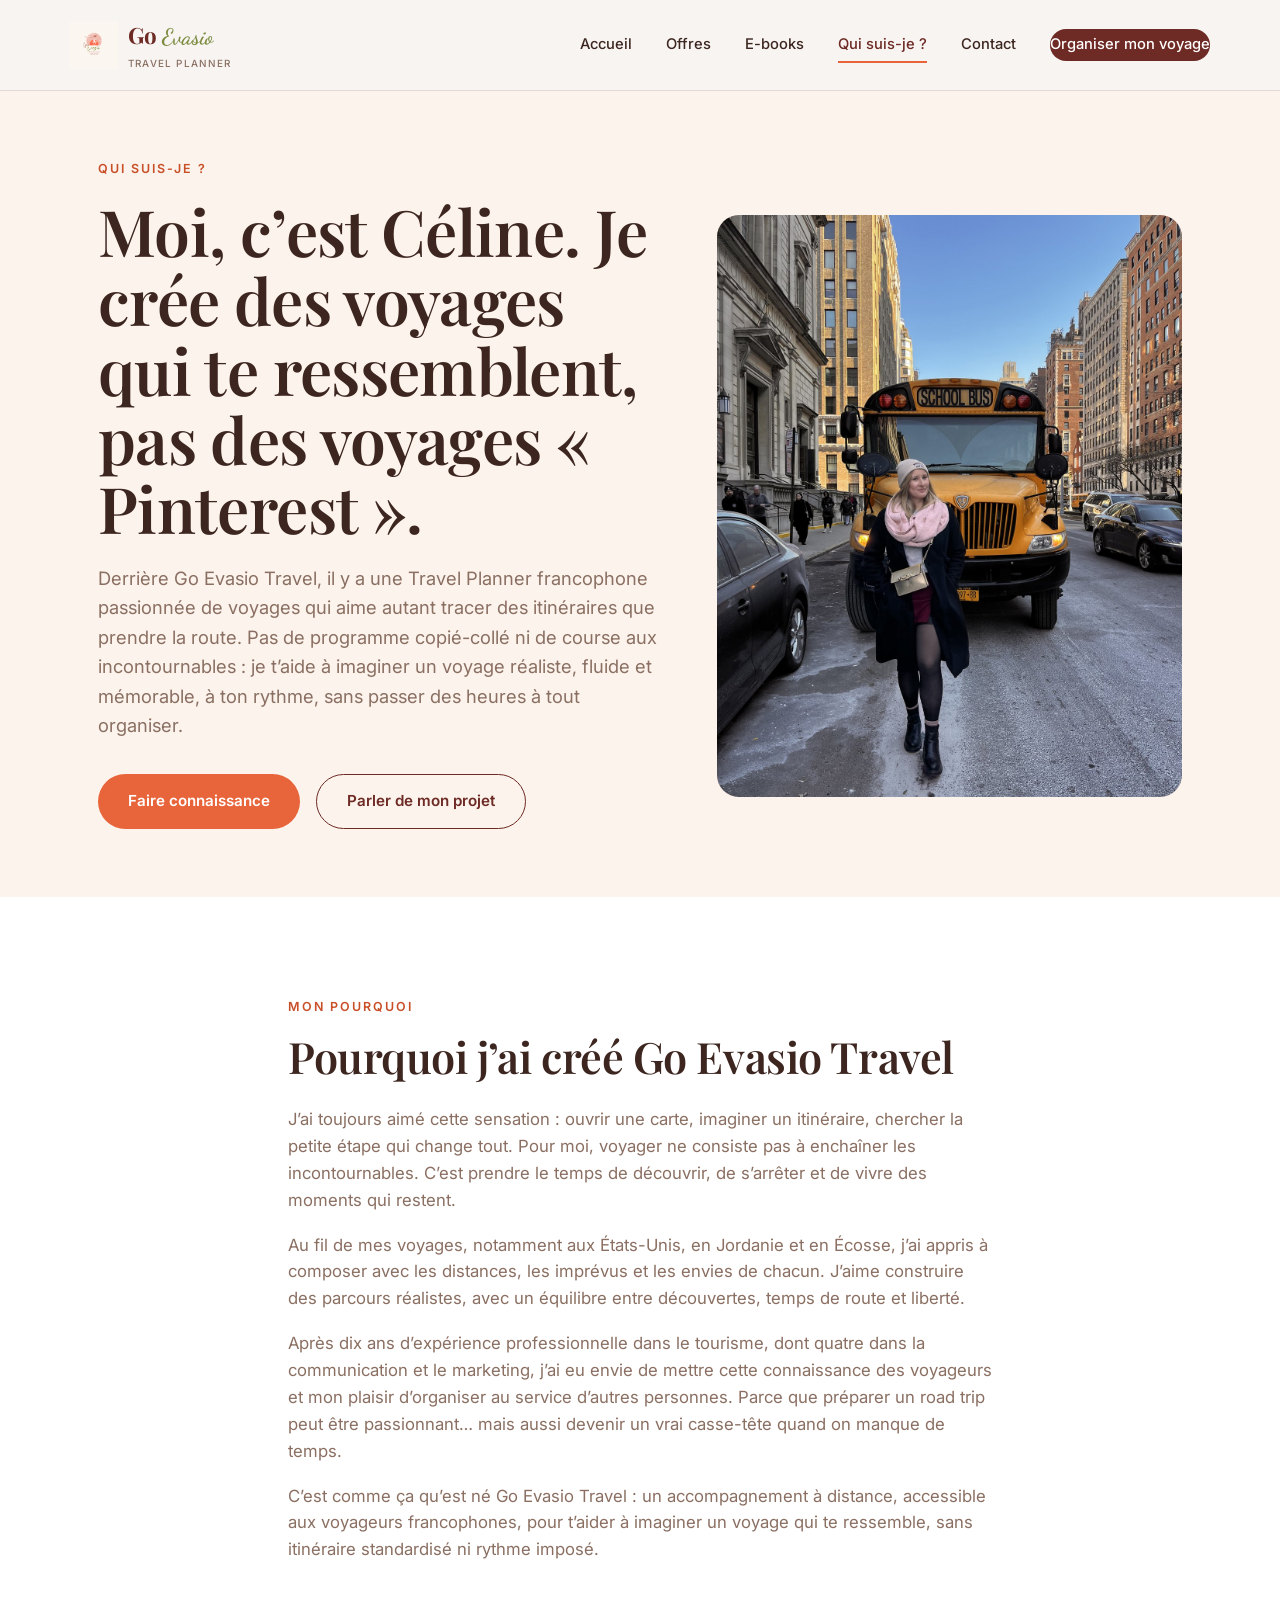
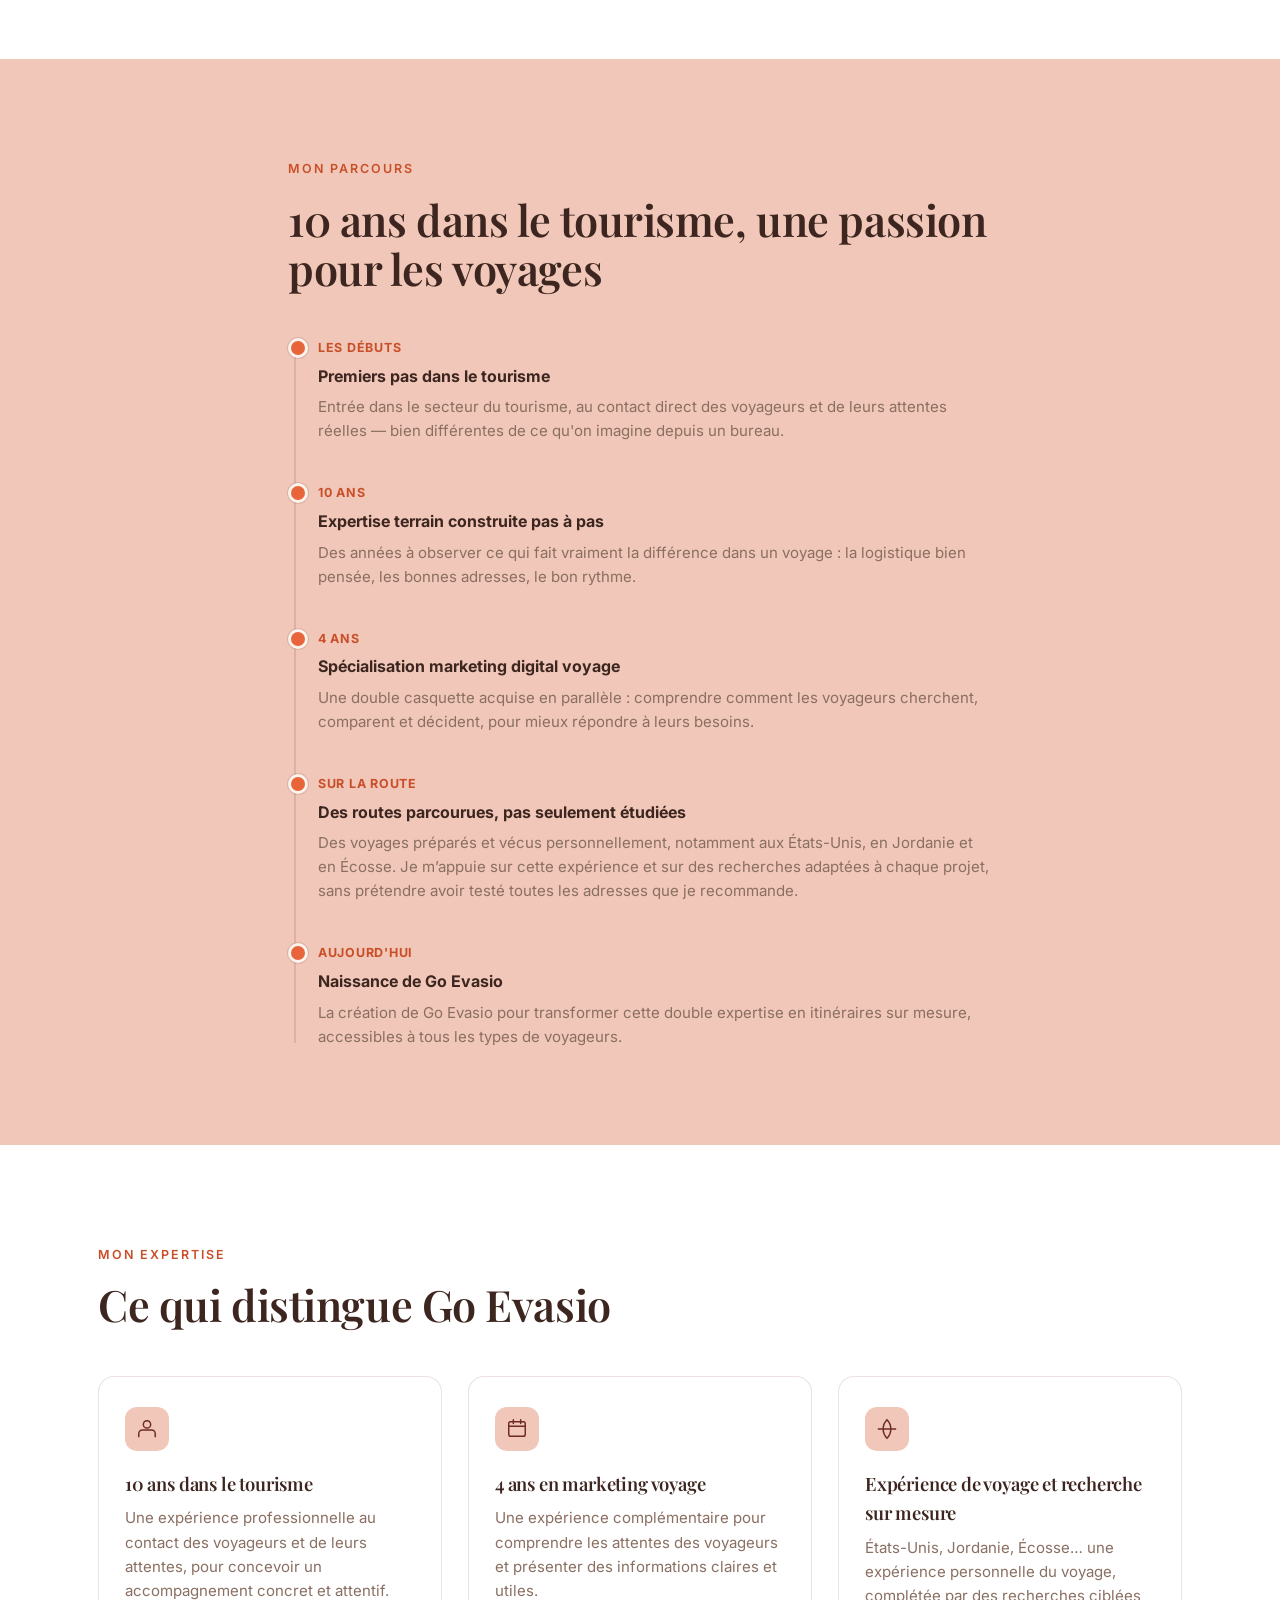
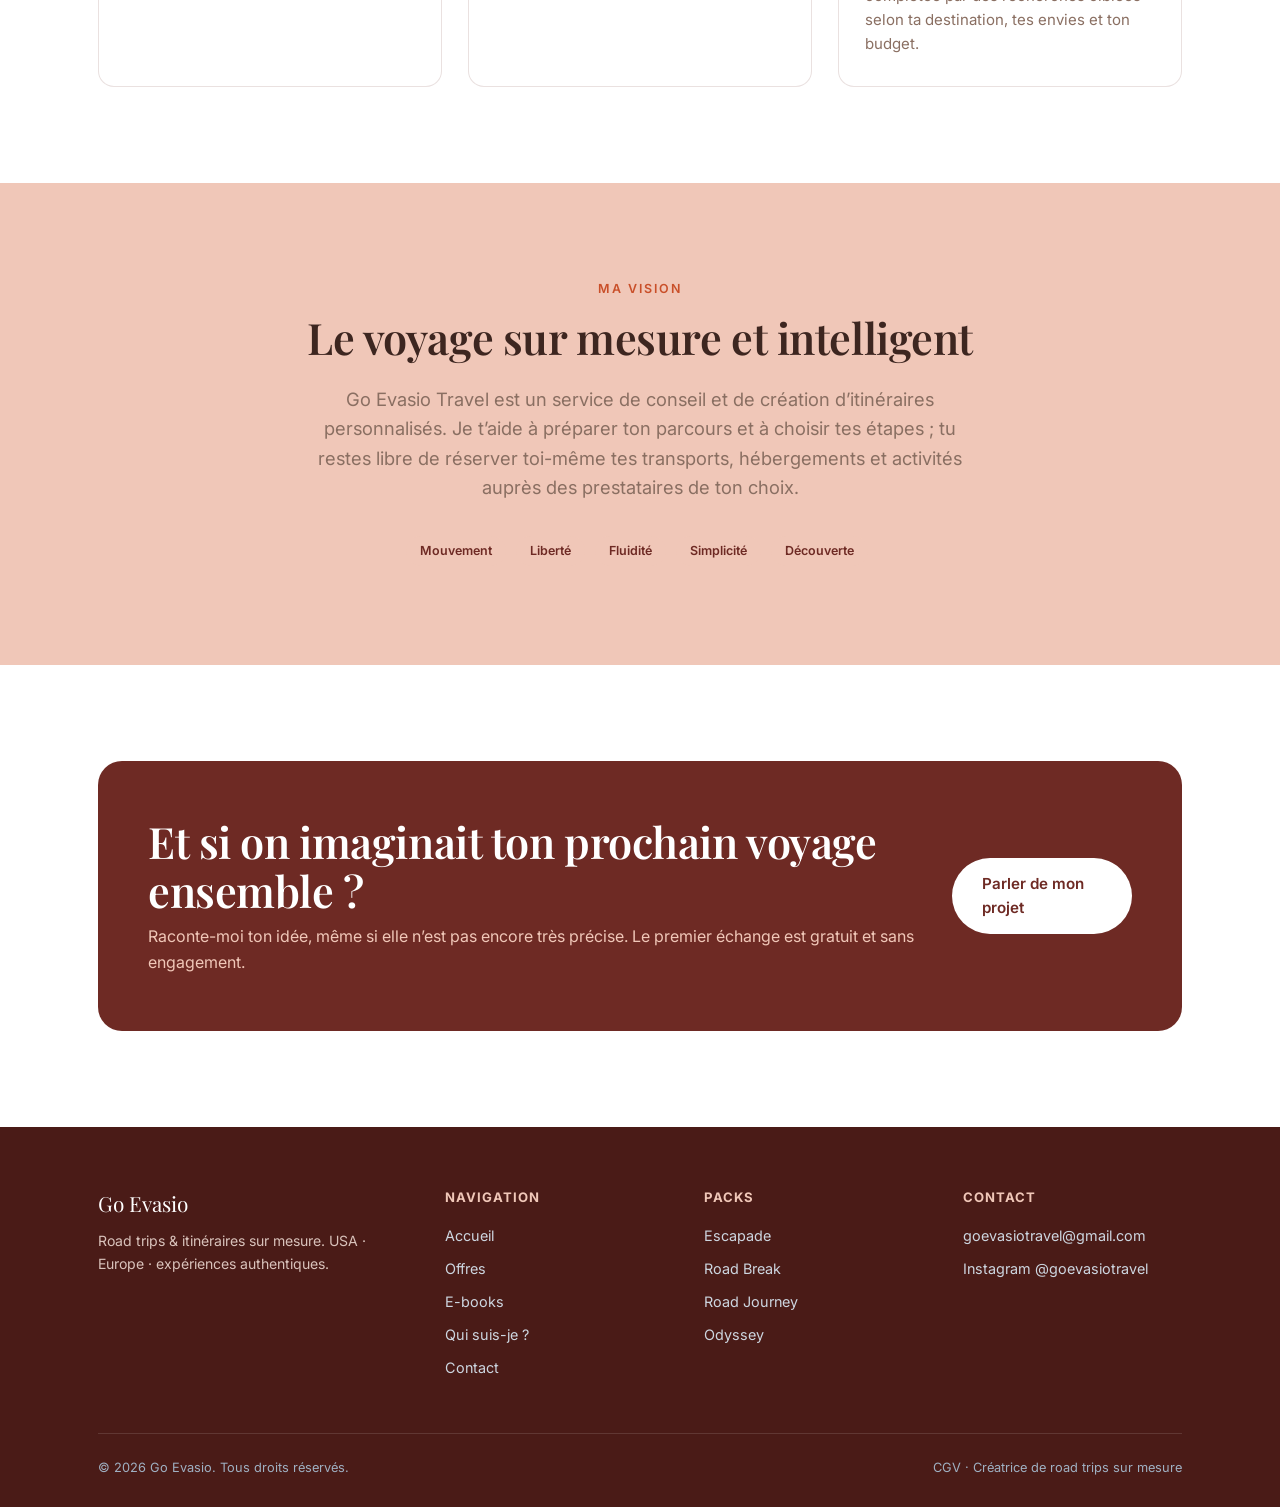
<file: qui-suis-je.html>
<!doctype html>
<html lang="fr">
<head>
<meta charset="UTF-8">
<meta name="viewport" content="width=device-width, initial-scale=1.0">
<title>Qui suis-je ? Céline, Travel Planner francophone | Go Evasio</title>
<meta name="description" content="Découvre Céline, Travel Planner francophone et fondatrice de Go Evasio : 10 ans dans le tourisme pour imaginer ton road trip et ton itinéraire sur mesure.">
<meta name="author" content="Céline — Go Evasio">
<meta name="robots" content="index, follow">
<link rel="canonical" href="https://www.goevasiotravel.com/qui-suis-je.html">
<meta property="og:type" content="website">
<meta property="og:url" content="https://www.goevasiotravel.com/qui-suis-je.html">
<meta property="og:locale" content="fr_FR">
<meta property="og:title" content="Céline, Travel Planner francophone | Go Evasio">
<meta property="og:description" content="Derrière Go Evasio Travel, découvre Céline, passionnée de voyages et créatrice d’itinéraires sur mesure pour partir à ton rythme.">
<meta property="og:image" content="https://www.goevasiotravel.com/portrait.jpg">
<script type="application/ld+json">
{
  "@context": "https://schema.org",
  "@type": "Person",
  "name": "Céline",
  "jobTitle": "Travel Planner et créatrice de road trips sur mesure",
  "worksFor": {
    "@type": "Organization",
    "name": "Go Evasio Travel"
  },
  "image": "https://www.goevasiotravel.com/portrait.jpg",
  "description": "Céline, fondatrice de Go Evasio Travel, accompagne les voyageurs francophones dans la création de road trips et itinéraires personnalisés.",
  "url": "https://www.goevasiotravel.com/qui-suis-je.html",
  "knowsAbout": ["Road trips", "Itinéraires sur mesure", "Jordanie", "États-Unis", "Écosse", "Tourisme"]
}
</script>
<link rel="preconnect" href="https://fonts.googleapis.com">
<link href="https://fonts.googleapis.com/css2?family=Playfair+Display:wght@500;600;700&family=Inter:wght@400;500;600;700&family=Dancing+Script:wght@600;700&display=swap" rel="stylesheet">
<link rel="stylesheet" href="styles.css">
</head>
<body>

<header class="site-header">
  <div class="container nav-row">
    <a href="index.html" class="logo">
      <span class="mark"><img src="logo.png" alt="Go Evasio logo"></span>
      <span>Go <span class="script-accent">Evasio</span><span class="tag">Travel Planner</span></span>
    </a>
    <nav class="nav-links" id="nav-links">
      <a href="index.html">Accueil</a>
      <a href="offres.html">Offres</a>
      <a href="ebooks.html">E-books</a>
      <a href="qui-suis-je.html" class="active">Qui suis-je ?</a>
      <a href="contact.html">Contact</a>
      <a href="contact.html" class="btn-nav">Organiser mon voyage</a>
    </nav>
    <button class="burger" aria-label="Menu">
      <svg width="26" height="26" viewBox="0 0 24 24" fill="none"><path d="M3 6h18M3 12h18M3 18h18" stroke="#6E2A24" stroke-width="2" stroke-linecap="round"/></svg>
    </button>
  </div>
</header>

<!-- HERO PORTRAIT -->
<section class="hero">
  <div class="container hero-grid">
    <div class="hero-content">
      <span class="eyebrow">Qui suis-je ?</span>
      <h1 style="margin:16px 0 22px;">Moi, c’est Céline. Je crée des voyages qui te ressemblent, pas des voyages « Pinterest ».</h1>
      <p class="lede">Derrière Go Evasio Travel, il y a une Travel Planner francophone passionnée de voyages qui aime autant tracer des itinéraires que prendre la route. Pas de programme copié-collé ni de course aux incontournables : je t’aide à imaginer un voyage réaliste, fluide et mémorable, à ton rythme, sans passer des heures à tout organiser.</p>
      <div class="hero-cta-row">
        <a href="#parcours" class="btn btn-primary">Faire connaissance</a>
        <a href="contact.html" class="btn btn-ghost">Parler de mon projet</a>
      </div>
    </div>
    <div class="portrait-frame">
      <img src="portrait.jpg" alt="Céline, fondatrice de Go Evasio et créatrice de road trips sur mesure, en voyage dans une rue de New York" style="object-position: 50% 40%;">
    </div>
  </div>
</section>

<!-- MON POURQUOI -->
<section class="bg-white">
  <div class="container" style="max-width:760px;">
    <span class="eyebrow">Mon pourquoi</span>
    <h2 style="margin:14px 0 24px;">Pourquoi j’ai créé Go Evasio Travel</h2>
    <p style="font-size:1.05rem; color:var(--ink-soft); margin-bottom:18px;">J’ai toujours aimé cette sensation : ouvrir une carte, imaginer un itinéraire, chercher la petite étape qui change tout. Pour moi, voyager ne consiste pas à enchaîner les incontournables. C’est prendre le temps de découvrir, de s’arrêter et de vivre des moments qui restent.</p>
    <p style="font-size:1.05rem; color:var(--ink-soft); margin-bottom:18px;">Au fil de mes voyages, notamment aux États-Unis, en Jordanie et en Écosse, j’ai appris à composer avec les distances, les imprévus et les envies de chacun. J’aime construire des parcours réalistes, avec un équilibre entre découvertes, temps de route et liberté.</p>
    <p style="font-size:1.05rem; color:var(--ink-soft); margin-bottom:18px;">Après dix ans d’expérience professionnelle dans le tourisme, dont quatre dans la communication et le marketing, j’ai eu envie de mettre cette connaissance des voyageurs et mon plaisir d’organiser au service d’autres personnes. Parce que préparer un road trip peut être passionnant… mais aussi devenir un vrai casse-tête quand on manque de temps.</p>
    <p style="font-size:1.05rem; color:var(--ink-soft);">C’est comme ça qu’est né Go Evasio Travel : un accompagnement à distance, accessible aux voyageurs francophones, pour t’aider à imaginer un voyage qui te ressemble, sans itinéraire standardisé ni rythme imposé.</p>
  </div>
</section>

<!-- PARCOURS -->
<section id="parcours" class="bg-sable">
  <div class="container" style="max-width:760px;">
    <span class="eyebrow">Mon parcours</span>
    <h2 style="margin:14px 0 40px;">10 ans dans le tourisme, une passion pour les voyages</h2>
    <div class="timeline">
      <div class="timeline-item">
        <span class="year">Les débuts</span>
        <h4>Premiers pas dans le tourisme</h4>
        <p>Entrée dans le secteur du tourisme, au contact direct des voyageurs et de leurs attentes réelles — bien différentes de ce qu'on imagine depuis un bureau.</p>
      </div>
      <div class="timeline-item">
        <span class="year">10 ans</span>
        <h4>Expertise terrain construite pas à pas</h4>
        <p>Des années à observer ce qui fait vraiment la différence dans un voyage : la logistique bien pensée, les bonnes adresses, le bon rythme.</p>
      </div>
      <div class="timeline-item">
        <span class="year">4 ans</span>
        <h4>Spécialisation marketing digital voyage</h4>
        <p>Une double casquette acquise en parallèle : comprendre comment les voyageurs cherchent, comparent et décident, pour mieux répondre à leurs besoins.</p>
      </div>
      <div class="timeline-item">
        <span class="year">Sur la route</span>
        <h4>Des routes parcourues, pas seulement étudiées</h4>
        <p>Des voyages préparés et vécus personnellement, notamment aux États-Unis, en Jordanie et en Écosse. Je m’appuie sur cette expérience et sur des recherches adaptées à chaque projet, sans prétendre avoir testé toutes les adresses que je recommande.</p>
      </div>
      <div class="timeline-item">
        <span class="year">Aujourd'hui</span>
        <h4>Naissance de Go Evasio</h4>
        <p>La création de Go Evasio pour transformer cette double expertise en itinéraires sur mesure, accessibles à tous les types de voyageurs.</p>
      </div>
    </div>
  </div>
</section>

<!-- CE QUI DISTINGUE -->
<section class="bg-white">
  <div class="container">
    <span class="eyebrow">Mon expertise</span>
    <h2 style="margin:14px 0 46px;">Ce qui distingue Go Evasio</h2>
    <div class="grid-3">
      <div class="pillar-card">
        <div class="icon"><svg width="22" height="22" viewBox="0 0 24 24" fill="none"><path d="M3 21v-4a4 4 0 0 1 4-4h10a4 4 0 0 1 4 4v4" stroke="#6E2A24" stroke-width="1.6"/><circle cx="12" cy="7" r="4" stroke="#6E2A24" stroke-width="1.6"/></svg></div>
        <h3>10 ans dans le tourisme</h3>
        <p>Une expérience professionnelle au contact des voyageurs et de leurs attentes, pour concevoir un accompagnement concret et attentif.</p>
      </div>
      <div class="pillar-card">
        <div class="icon"><svg width="22" height="22" viewBox="0 0 24 24" fill="none"><rect x="3" y="4" width="18" height="16" rx="2" stroke="#6E2A24" stroke-width="1.6"/><path d="M3 9h18M8 2v4M16 2v4" stroke="#6E2A24" stroke-width="1.6" stroke-linecap="round"/></svg></div>
        <h3>4 ans en marketing voyage</h3>
        <p>Une expérience complémentaire pour comprendre les attentes des voyageurs et présenter des informations claires et utiles.</p>
      </div>
      <div class="pillar-card">
        <div class="icon"><svg width="22" height="22" viewBox="0 0 24 24" fill="none"><path d="M2 12h20M12 2c2.8 2.8 4.2 6.4 4.2 10S14.8 19.2 12 22c-2.8-2.8-4.2-6.4-4.2-10S9.2 4.8 12 2Z" stroke="#6E2A24" stroke-width="1.6"/></svg></div>
        <h3>Expérience de voyage et recherche sur mesure</h3>
        <p>États-Unis, Jordanie, Écosse… une expérience personnelle du voyage, complétée par des recherches ciblées selon ta destination, tes envies et ton budget.</p>
      </div>
    </div>
  </div>
</section>

<!-- VISION -->
<section class="bg-sable">
  <div class="container" style="max-width:820px;">
    <span class="eyebrow center" style="display:block;">Ma vision</span>
    <h2 class="center" style="margin:14px auto 22px;">Le voyage sur mesure et intelligent</h2>
    <p class="lede center" style="margin:0 auto 30px;">Go Evasio Travel est un service de conseil et de création d’itinéraires personnalisés. Je t’aide à préparer ton parcours et à choisir tes étapes ; tu restes libre de réserver toi-même tes transports, hébergements et activités auprès des prestataires de ton choix.</p>
    <div class="center">
      <span class="tag-chip">Mouvement</span>
      <span class="tag-chip">Liberté</span>
      <span class="tag-chip">Fluidité</span>
      <span class="tag-chip">Simplicité</span>
      <span class="tag-chip">Découverte</span>
    </div>
  </div>
</section>

<section class="bg-white">
  <div class="container">
    <div class="cta-band">
      <div>
        <h2>Et si on imaginait ton prochain voyage ensemble ?</h2>
        <p>Raconte-moi ton idée, même si elle n’est pas encore très précise. Le premier échange est gratuit et sans engagement.</p>
      </div>
      <a href="contact.html" class="btn btn-light">Parler de mon projet</a>
    </div>
  </div>
</section>

<footer class="site-footer">
  <div class="container">
    <div class="footer-grid">
      <div>
        <div class="footer-logo">Go Evasio</div>
        <p style="font-size:0.88rem; color:#d9c2bb; max-width:30ch;">Road trips & itinéraires sur mesure. USA · Europe · expériences authentiques.</p>
      </div>
      <div>
        <h4>Navigation</h4>
        <ul>
          <li><a href="index.html">Accueil</a></li>
          <li><a href="offres.html">Offres</a></li>
          <li><a href="ebooks.html">E-books</a></li>
          <li><a href="qui-suis-je.html">Qui suis-je ?</a></li>
          <li><a href="contact.html">Contact</a></li>
        </ul>
      </div>
      <div>
        <h4>Packs</h4>
        <ul>
          <li><a href="offres.html#escapade">Escapade</a></li>
          <li><a href="offres.html#road-break">Road Break</a></li>
          <li><a href="offres.html#road-journey">Road Journey</a></li>
          <li><a href="offres.html#odyssey">Odyssey</a></li>
        </ul>
      </div>
      <div>
        <h4>Contact</h4>
        <ul>
          <li><a href="mailto:goevasiotravel@gmail.com">goevasiotravel@gmail.com</a></li>
          <li><a href="https://instagram.com/goevasiotravel" target="_blank" rel="noopener">Instagram @goevasiotravel</a></li>
        </ul>
      </div>
    </div>
    <div class="footer-bottom">
      <span>© 2026 Go Evasio. Tous droits réservés.</span>
      <span><a href="cgv.html" style="color:#9fb0c2;">CGV</a> · Créatrice de road trips sur mesure</span>
    </div>
  </div>
</footer>

<script src="app.js"></script>
</body>
</html>
</file>
<file: styles.css>
/* ===== Go Evasio — Design tokens ===== */
:root{
  /* Recalibrated on the Go Evasio logo: sunset coral circle, orange dusk, maroon wordmark, olive script */
  --navy: #6E2A24;          /* deep maroon — replaces the old navy as the "dark" brand color */
  --navy-deep: #4A1B17;
  --sable: #F0C7B8;         /* soft sunset coral, from the logo's circle */
  --off-white: #FBF3EC;     /* warm cream background */
  --terracotta: #E8643A;    /* sunset orange, from the logo's horizon */
  --terracotta-deep: #C94F29;
  --olive: #7C8B3F;         /* script green from "Evasio" lettering */
  --ink: #3D2620;
  --ink-soft: #8A6F62;
  --line: rgba(110,42,36,0.14);

  --serif: "Playfair Display", Georgia, serif;
  --sans: "Inter", "Lato", -apple-system, sans-serif;
  --script: "Dancing Script", cursive;

  --header-h: 84px;         /* hauteur de l'en-tête : sert à positionner le menu mobile */
}

*{box-sizing:border-box; margin:0; padding:0;}
html{scroll-behavior:smooth; -webkit-text-size-adjust:100%;}
body{
  font-family: var(--sans);
  color: var(--ink);
  background: var(--off-white);
  line-height: 1.6;
  -webkit-font-smoothing: antialiased;
  overflow-x: hidden;       /* évite tout défilement horizontal parasite sur mobile */
}
body.no-scroll{overflow:hidden;}   /* verrouille le scroll quand le menu mobile est ouvert */
img{max-width:100%; display:block;}
a{color:inherit; text-decoration:none;}
ul{list-style:none;}

.container{
  width: 100%;
  max-width: 1140px;
  margin: 0 auto;
  padding: 0 28px;
}

/* ===== Typography ===== */
h1,h2,h3,.serif{font-family: var(--serif); font-weight:600; letter-spacing:-0.01em;}
h1{font-size: clamp(2.4rem, 5vw, 4rem); line-height:1.08;}
h2{font-size: clamp(1.9rem, 3.4vw, 2.7rem); line-height:1.15;}
h3{font-size: 1.4rem;}
.eyebrow{
  font-family: var(--sans);
  font-size: 0.78rem;
  letter-spacing: 0.16em;
  text-transform: uppercase;
  color: var(--terracotta-deep);
  font-weight: 600;
}
.lede{font-size:1.15rem; color: var(--ink-soft); max-width: 56ch;}
.center{text-align:center; margin-left:auto; margin-right:auto;}

/* ===== Header / nav ===== */
.site-header{
  position: sticky; top:0; z-index: 50;
  background: rgba(247,245,242,0.92);
  backdrop-filter: blur(10px);
  border-bottom: 1px solid var(--line);
}
.nav-row{
  display:flex; align-items:center; justify-content:space-between;
  padding: 18px 0;
}
.logo{
  font-family: var(--serif);
  font-size: 1.4rem;
  font-weight: 700;
  color: var(--navy);
  display:flex; align-items:center; gap:10px;
}
.logo .mark{
  width: 48px; height: 48px;
  position: relative;
  flex: none;
}
.logo .mark img{width:100%; height:100%; object-fit:contain;}
.logo .tag{
  display:block; font-family: var(--sans); font-weight:500;
  font-size: 0.62rem; letter-spacing:0.12em; text-transform:uppercase;
  color: var(--ink-soft); margin-top:1px;
}
.script-accent{
  font-family: var(--script);
  font-weight: 600;
  color: var(--olive);
}
.nav-links{display:flex; gap:34px; align-items:center;}
.nav-links a{
  font-size: 0.92rem; font-weight:500; color: var(--ink);
  position:relative; padding: 4px 0;
}
.nav-links a.active{color: var(--navy);}
.nav-links a.active::after{
  content:""; position:absolute; left:0; right:0; bottom:-2px;
  height:2px; background: var(--terracotta);
}
.nav-links a:hover{color: var(--navy);}
.btn-nav{
  background: var(--navy); color: #fff !important;
  padding: 10px 22px; border-radius: 999px;
  font-weight:600; font-size:0.88rem;
}
.btn-nav:hover{background: var(--navy-deep);}
.burger{display:none;}

/* ===== Buttons ===== */
.btn{
  display:inline-flex; align-items:center; gap:8px;
  padding: 14px 30px;
  border-radius: 999px;
  font-weight: 600;
  font-size: 0.95rem;
  cursor:pointer;
  border: none;
  transition: transform .15s ease, box-shadow .15s ease, background .15s ease;
}
.btn-primary{background: var(--terracotta); color:#fff;}
.btn-primary:hover{background: var(--terracotta-deep); transform: translateY(-1px); box-shadow: 0 10px 24px rgba(224,122,95,0.35);}
.btn-ghost{background: transparent; color: var(--navy); border:1.5px solid var(--navy);}
.btn-ghost:hover{background: var(--navy); color:#fff;}
.btn-light{background:#fff; color: var(--navy);}
.btn-light:hover{background: var(--sable);}

/* ===== Sections ===== */
section{padding: 96px 0;}
.section-tight{padding: 64px 0;}
.bg-navy{background: var(--navy); color: var(--off-white);}
.bg-navy .eyebrow{color: var(--sable);}
.bg-sable{background: var(--sable);}
.bg-white{background:#fff;}

/* ===== Hero (route motif) ===== */
.hero{
  position: relative;
  overflow:hidden;
  padding-top: 64px;
  padding-bottom: 40px;
}
.hero-grid{
  display:grid; grid-template-columns: 1.1fr 0.9fr; gap: 50px; align-items:center;
}
.hero-route{
  position:absolute; inset:0; z-index:0; opacity:0.5; pointer-events:none;
}
.hero-content{position:relative; z-index:1;}
.hero-content h1{margin: 18px 0 22px;}
.hero-content .lede{margin-bottom: 34px;}
.hero-cta-row{display:flex; gap:16px; flex-wrap:wrap; margin-bottom: 28px;}
.hero-stats{display:flex; gap:36px; margin-top: 40px;}
.hero-stats div{border-left: 2px solid var(--terracotta); padding-left:14px;}
.hero-stats strong{display:block; font-family:var(--serif); font-size:1.6rem; color:var(--navy);}
.hero-stats span{font-size:0.82rem; color:var(--ink-soft);}

.hero-visual{
  position:relative; z-index:1;
  aspect-ratio: 4/5;
  border-radius: 22px;
  overflow:hidden;
  background: linear-gradient(160deg, var(--navy), var(--navy-deep));
}
.hero-visual svg{width:100%; height:100%;}
.hero-visual img{width:100%; height:100%; object-fit:cover; display:block;}

/* ===== Route divider ===== */
.route-divider{
  display:flex; align-items:center; gap:14px;
  margin: 10px 0 50px;
}
.route-divider .dot{width:9px; height:9px; border-radius:50%; background: var(--terracotta); flex:none;}
.route-divider .line{flex:1; height:1px; background: repeating-linear-gradient(90deg, var(--line) 0 8px, transparent 8px 14px);}

/* ===== Cards: pillars / pricing ===== */
.grid-4{display:grid; grid-template-columns: repeat(4, 1fr); gap: 26px;}
.grid-3{display:grid; grid-template-columns: repeat(3, 1fr); gap: 26px;}
.grid-2{display:grid; grid-template-columns: repeat(2, 1fr); gap: 26px;}

.pillar-card{
  background:#fff; border:1px solid var(--line); border-radius:16px;
  padding: 30px 26px;
}
.pillar-card .icon{
  width:44px; height:44px; border-radius:12px;
  background: var(--sable); display:flex; align-items:center; justify-content:center;
  margin-bottom: 18px;
}
.pillar-card h3{margin-bottom:8px; font-size:1.15rem;}
.pillar-card p{color: var(--ink-soft); font-size:0.94rem;}

/* Pricing / route timeline */
.route-track{
  position:relative;
  padding: 10px 0 0;
}
.route-track::before{
  content:"";
  position:absolute; top: 64px; left: 7%; right:7%;
  height: 2px;
  background: repeating-linear-gradient(90deg, var(--terracotta) 0 10px, transparent 10px 18px);
  z-index:0;
}
.route-stops{display:grid; grid-template-columns: repeat(4,1fr); gap:24px; position:relative; z-index:1;}
.stop{display:flex; flex-direction:column; align-items:center; text-align:center;}
.stop-pin{
  width: 54px; height:54px; border-radius:50%;
  background: var(--navy); color:#fff;
  display:flex; align-items:center; justify-content:center;
  font-family: var(--serif); font-size:1.05rem; font-weight:700;
  border: 4px solid var(--off-white);
  box-shadow: 0 0 0 1px var(--line);
  margin-bottom: 16px;
}
.pack-card{
  background:#fff; border:1px solid var(--line); border-radius:18px;
  padding: 30px 24px; width:100%;
  display:flex; flex-direction:column; gap:14px;
  transition: transform .2s ease, box-shadow .2s ease;
}
.pack-card:hover{transform: translateY(-4px); box-shadow: 0 16px 30px rgba(30,58,95,0.1);}
.pack-card.featured{border-color: var(--terracotta); position:relative;}
.pack-card.featured::before{
  content:"Le plus choisi"; position:absolute; top:-13px; left:50%; transform:translateX(-50%);
  background: var(--terracotta); color:#fff; font-size:0.7rem; font-weight:700;
  padding:4px 14px; border-radius:999px; letter-spacing:0.04em;
}
.pack-card .duration{font-size:0.82rem; color: var(--ink-soft); font-weight:600; text-transform:uppercase; letter-spacing:0.06em;}
.pack-card h3{margin: 4px 0 2px;}
.pack-card .desc{font-size:0.9rem; color: var(--ink-soft); min-height: 40px;}
.pack-card .price{font-family: var(--serif); font-size:1.7rem; color: var(--navy); margin-top:4px;}
.pack-card .price span{font-size:0.85rem; font-family: var(--sans); color: var(--ink-soft); font-weight:400;}
.pack-card ul{display:flex; flex-direction:column; gap:9px; font-size:0.88rem; margin: 6px 0 10px; flex:1;}
.pack-card li{display:flex; gap:8px; align-items:flex-start;}
.pack-card li::before{content:"✓"; color: var(--terracotta); font-weight:700; flex:none;}

/* ===== Testimonials / proof ===== */
.quote-card{
  background:#fff; border-radius:16px; padding:28px; border:1px solid var(--line);
}
.quote-card p{font-style:italic; color: var(--ink); margin-bottom:16px;}
.quote-by{display:flex; align-items:center; gap:10px; font-size:0.85rem; color: var(--ink-soft);}
.quote-by .av{width:34px; height:34px; border-radius:50%; background:var(--sable);}

/* ===== Process steps ===== */
.steps{display:grid; grid-template-columns: repeat(5,1fr); gap:18px;}
.step{position:relative; padding-top:8px;}
.step .num{font-family:var(--serif); font-size:2.2rem; color: var(--sable); -webkit-text-stroke: 1.5px var(--navy); color:transparent;}
.step h4{font-size:1rem; margin: 6px 0 6px;}
.step p{font-size:0.86rem; color:var(--ink-soft);}

/* ===== CTA band ===== */
.cta-band{
  background: var(--navy); color:#fff; border-radius: 24px;
  padding: 56px 50px; display:flex; align-items:center; justify-content:space-between; gap: 30px;
  position:relative; overflow:hidden;
}
.cta-band h2{color:#fff; margin-bottom:8px;}
.cta-band p{color: var(--sable);}

/* ===== Footer ===== */
.site-footer{background: var(--navy-deep); color: var(--off-white); padding: 60px 0 28px;}
.footer-grid{display:grid; grid-template-columns: 1.4fr 1fr 1fr 1fr; gap: 40px; margin-bottom:44px;}
.footer-grid h4{font-family:var(--sans); font-size:0.82rem; letter-spacing:0.08em; text-transform:uppercase; color: var(--sable); margin-bottom:16px;}
.footer-grid ul li{margin-bottom:10px; font-size:0.9rem; color:#cdd6e0;}
.footer-grid ul li a:hover{color:#fff;}
.footer-logo{font-family:var(--serif); font-size:1.3rem; margin-bottom:10px; color:#fff;}
.footer-bottom{
  border-top:1px solid rgba(255,255,255,0.12); padding-top:24px;
  display:flex; justify-content:space-between; font-size:0.8rem; color:#9fb0c2; flex-wrap:wrap; gap:10px;
}

/* ===== Forms ===== */
.field{display:flex; flex-direction:column; gap:6px; margin-bottom:20px;}
.field label{font-size:0.85rem; font-weight:600; color: var(--navy);}
.field input, .field select, .field textarea{
  border:1.5px solid var(--line); border-radius:10px; padding:13px 14px;
  font-family: var(--sans); font-size:0.95rem; background:#fff; color: var(--ink);
}
.field input:focus, .field select:focus, .field textarea:focus{outline:none; border-color: var(--terracotta);}
.field-row{display:grid; grid-template-columns:1fr 1fr; gap:18px;}

/* ===== Misc ===== */
.tag-chip{
  display:inline-block; background: var(--sable); color: var(--navy);
  padding: 5px 14px; border-radius:999px; font-size:0.78rem; font-weight:600; margin: 3px 6px 3px 0;
}
.divider-light{height:1px; background:var(--line); margin: 70px 0;}
.img-frame{border-radius:18px; overflow:hidden; background: var(--sable);}

/* ===== Inspiration gallery ===== */
.gallery-grid{
  display:grid;
  grid-template-columns: repeat(4, 1fr);
  grid-auto-rows: 160px;
  gap: 14px;
}
.gallery-grid figure{
  margin:0; position:relative; border-radius:14px; overflow:hidden; background: var(--sable);
}
.gallery-grid img{width:100%; height:100%; object-fit:cover; display:block; transition: transform .4s ease;}
.gallery-grid figure:hover img{transform: scale(1.06);}
.gallery-grid figcaption{
  position:absolute; left:0; right:0; bottom:0;
  padding: 28px 16px 14px;
  font-size: 0.82rem; font-weight:500; line-height:1.4; color:#fff;
  background: linear-gradient(to top, rgba(0,0,0,0.78), rgba(0,0,0,0.25) 60%, transparent);
}
.gallery-grid figcaption .place{
  display:block; margin-bottom:4px;
  font-family:'Playfair Display', serif; font-weight:700; font-size:1.02rem;
  letter-spacing:.01em;
}
.gallery-grid .tall{grid-row: span 2;}
.gallery-grid .wide{grid-column: span 2;}

/* ===== Portrait ===== */
.portrait-frame{
  position:relative; border-radius: 22px; overflow:hidden;
  background: var(--sable);
  aspect-ratio: 4/5;
}
.portrait-frame img{width:100%; height:100%; object-fit:cover;}
.portrait-placeholder{
  width:100%; height:100%; display:flex; flex-direction:column; align-items:center; justify-content:center;
  gap:14px; color: var(--navy); text-align:center; padding: 20px;
}
.portrait-placeholder span{font-size:0.82rem; color: var(--ink-soft); max-width:22ch;}

/* ===== Timeline (parcours) ===== */
.timeline{position:relative; padding-left: 30px;}
.timeline::before{content:""; position:absolute; left:6px; top:6px; bottom:6px; width:2px; background: var(--line);}
.timeline-item{position:relative; padding-bottom: 36px;}
.timeline-item:last-child{padding-bottom:0;}
.timeline-item::before{
  content:""; position:absolute; left:-30px; top:4px; width:14px; height:14px; border-radius:50%;
  background: var(--terracotta); border:3px solid var(--off-white); box-shadow: 0 0 0 1px var(--line);
}
.timeline-item .year{font-size:0.78rem; font-weight:700; letter-spacing:0.06em; text-transform:uppercase; color: var(--terracotta-deep);}
.timeline-item h4{margin: 4px 0 6px;}
.timeline-item p{color: var(--ink-soft); font-size:0.94rem;}

/* ===== Legal page (CGV) ===== */
.legal-doc h2{margin: 46px 0 14px; font-size:1.5rem;}
.legal-doc h2:first-child{margin-top:0;}
.legal-doc h3{font-size:1.05rem; margin: 22px 0 8px; color: var(--navy);}
.legal-doc p{color: var(--ink-soft); font-size:0.96rem; margin-bottom:12px;}
.legal-doc ul{margin: 8px 0 14px 0; display:flex; flex-direction:column; gap:8px;}
.legal-doc li{color: var(--ink-soft); font-size:0.96rem; padding-left:18px; position:relative;}
.legal-doc li::before{content:"–"; position:absolute; left:0; color: var(--terracotta);}
.legal-doc strong{color: var(--ink);}
.legal-toc{
  background:#fff; border:1px solid var(--line); border-radius:16px; padding:24px 26px; margin-bottom: 40px;
}
.legal-toc h4{font-size:0.82rem; text-transform:uppercase; letter-spacing:0.08em; color: var(--navy); margin-bottom:14px;}
.legal-toc ol{margin:0; padding-left:18px; display:flex; flex-direction:column; gap:7px;}
.legal-toc li{font-size:0.9rem; color: var(--ink-soft);}
.legal-toc a{color: var(--ink-soft);}
.legal-toc a:hover{color: var(--terracotta-deep);}
.legal-notice{
  background: var(--sable); border-radius:14px; padding:18px 22px; font-size:0.88rem; color: var(--ink);
  margin-bottom: 40px;
}

/* ===== Responsive ===== */

/* Tablettes & petits portables */
@media (max-width: 1080px){
  section{padding: 76px 0;}
}

@media (max-width: 980px){
  .hero-grid{grid-template-columns:1fr;}
  .hero-visual{order:-1; aspect-ratio: 16/9;}
  .grid-4, .route-stops{grid-template-columns: repeat(2,1fr); row-gap:40px;}
  .grid-3{grid-template-columns: 1fr 1fr;}
  .steps{grid-template-columns: repeat(3,1fr); row-gap: 26px;}
  .footer-grid{grid-template-columns: 1fr 1fr;}
  .route-track::before{display:none;}
  .cta-band{flex-direction:column; text-align:center; align-items:center;}
  .gallery-grid{grid-template-columns: repeat(3,1fr); grid-auto-rows: 130px;}
}

/* Tablettes en portrait : on repasse les paires sur une colonne pour aérer.
   Les `order` inline placent déjà le titre avant la carte en colonne unique. */
@media (max-width: 800px){
  .grid-2{grid-template-columns: 1fr; row-gap: 32px;}
}

@media (max-width: 680px){
  section{padding: 58px 0;}
  .section-tight{padding: 46px 0;}
  .container{padding: 0 20px;}

  .nav-links{
    position:fixed; top: var(--header-h); left:0; right:0;
    height: calc(100dvh - var(--header-h));
    background: var(--off-white);
    flex-direction:column; align-items:stretch; padding: 26px 24px; gap:6px;
    transform: translateY(-110%); transition: transform .25s ease;
    z-index:40; overflow-y:auto;
    border-top: 1px solid var(--line);
  }
  .nav-links.open{transform: translateY(0);}
  .nav-links a{font-size: 1.05rem; padding: 14px 4px; border-bottom: 1px solid var(--line);}
  .nav-links a.btn-nav{
    margin-top: 16px; text-align:center; justify-content:center;
    padding: 14px 22px; border-bottom: none;
  }
  .burger{display:flex; align-items:center; justify-content:center;
    background:none; border:none; cursor:pointer; padding: 8px; margin: -8px;}

  .grid-4, .grid-3, .grid-2, .route-stops, .steps{grid-template-columns: 1fr;}
  .field-row{grid-template-columns:1fr;}
  .cta-band{padding: 40px 26px;}
  .cta-band .btn{width:100%; justify-content:center;}
  .footer-grid{grid-template-columns: 1fr; gap: 30px;}
  .footer-bottom{justify-content:flex-start;}
  .gallery-grid{grid-template-columns: repeat(2,1fr); grid-auto-rows: 120px;}
  .gallery-grid .wide{grid-column: span 2;}
  .timeline{padding-left: 24px;}

  .hero-stats{gap: 22px; flex-wrap:wrap; margin-top: 32px;}
  .hero-stats div{flex: 1 1 40%;}
  .hero-cta-row .btn{flex: 1 1 auto; justify-content:center;}
}

/* Très petits téléphones */
@media (max-width: 380px){
  .container{padding: 0 16px;}
  .hero-stats{gap: 16px;}
}
</file>
